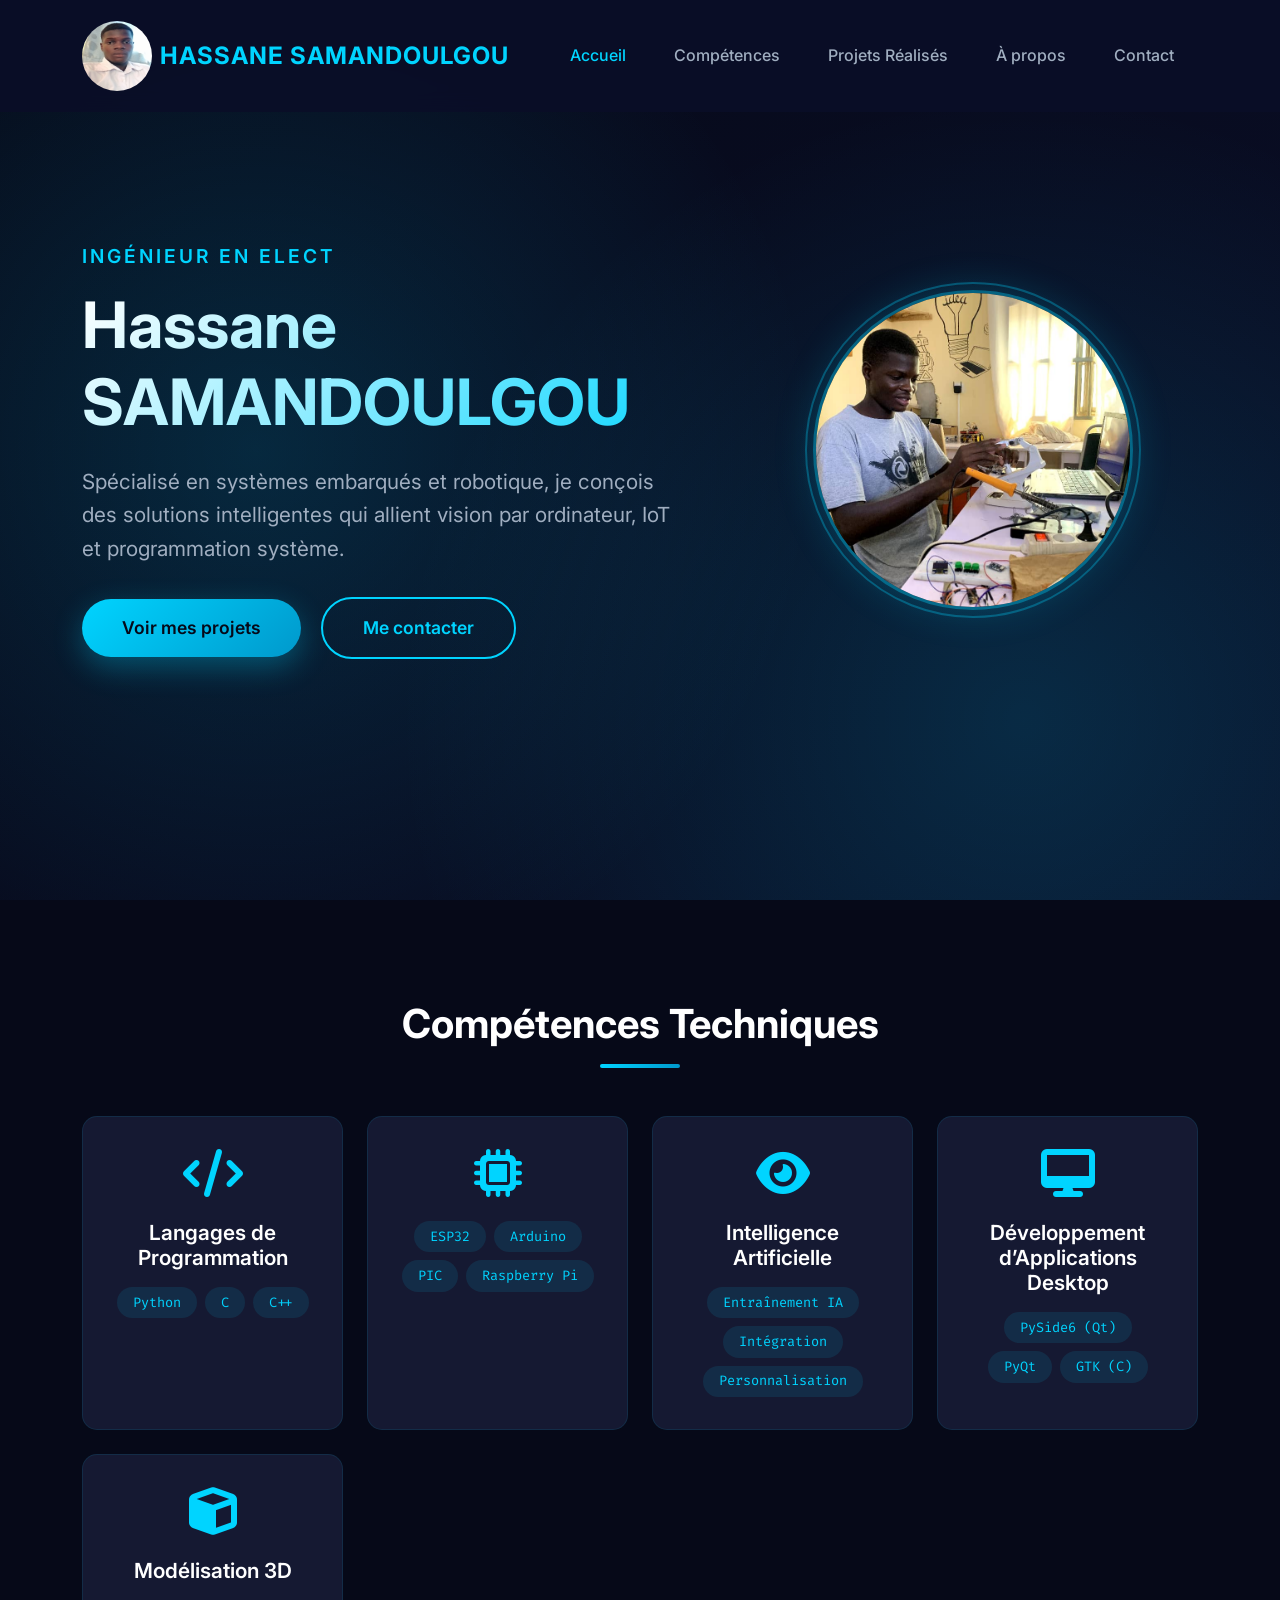
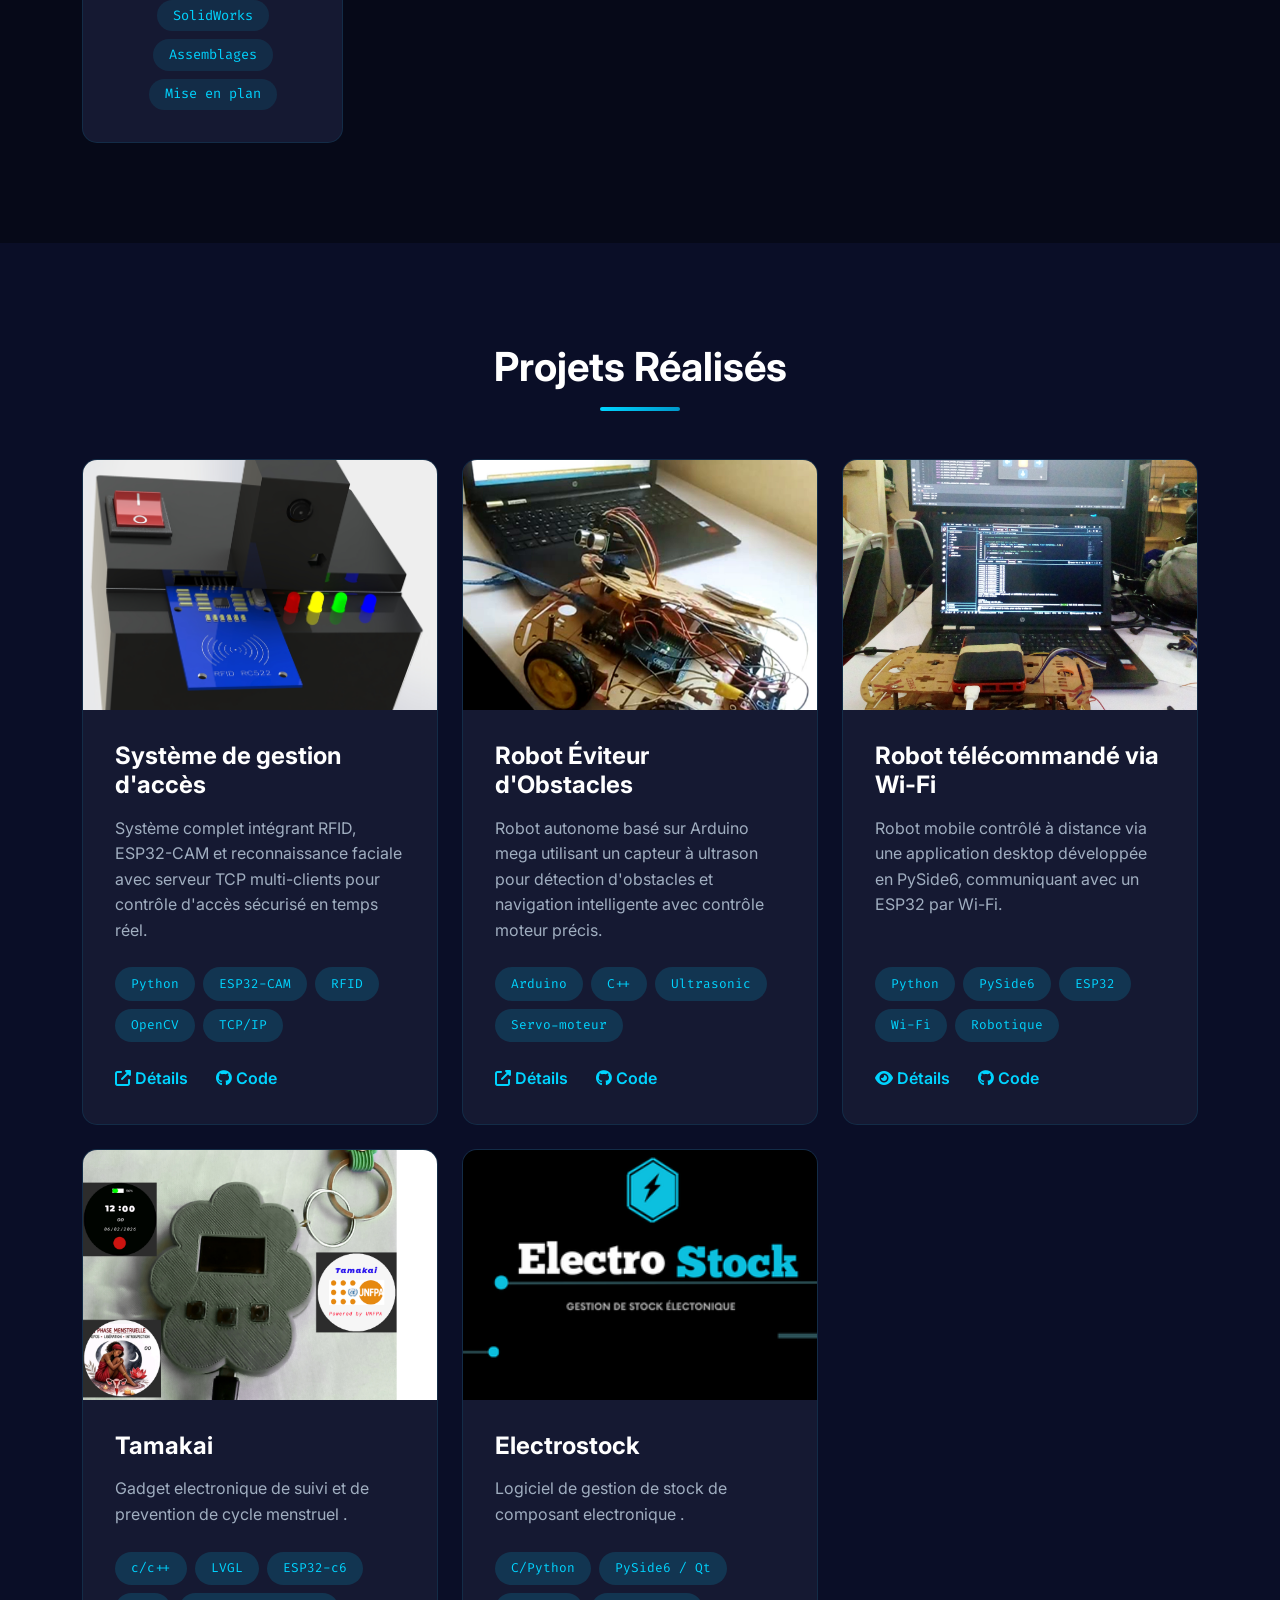
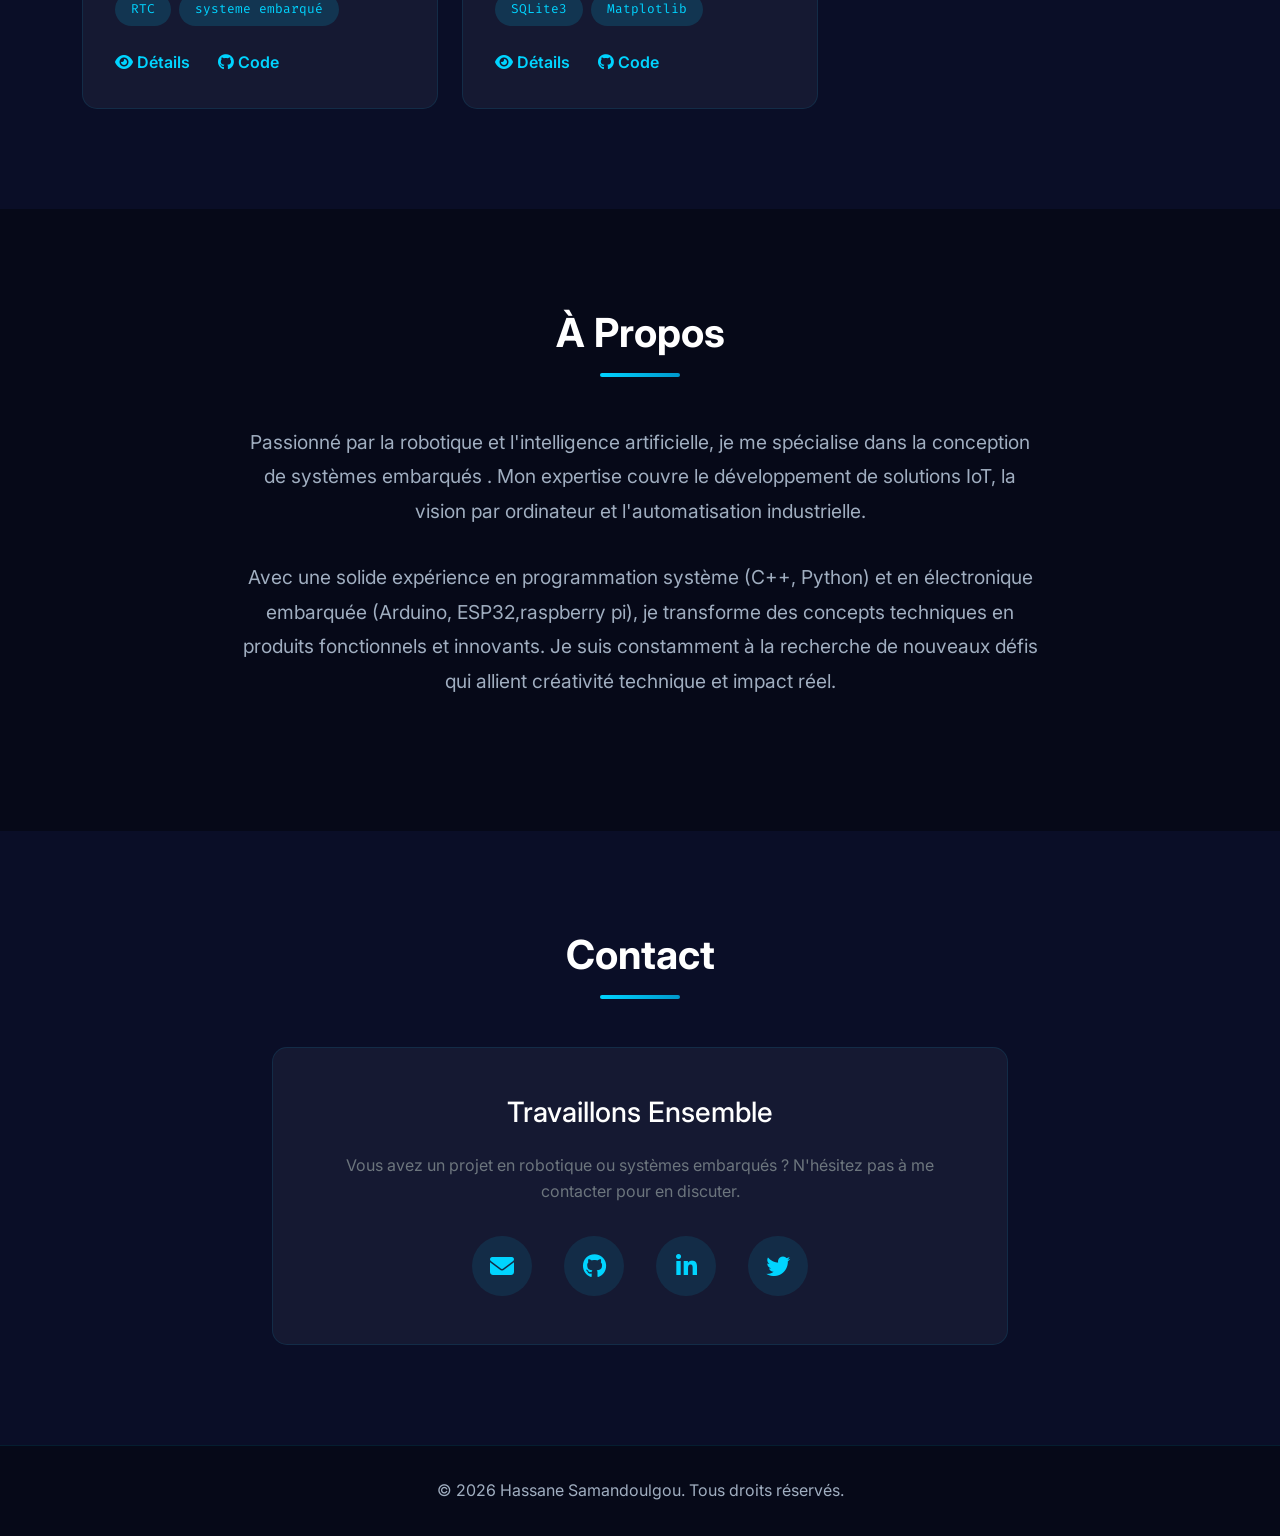
<file: index.html>
<!DOCTYPE html>
<html lang="fr">
<head>
    <meta charset="UTF-8">
    <meta name="viewport" content="width=device-width, initial-scale=1.0"> <!--adapte la page à la largeur de l’écran-->
    <meta name="description" content="Portfolio de Hassane Samandoulgou - Ingénieur Robotique & Systèmes Embarqués">
    <title>Hassane Samandoulgou | Ingénieur systeme embarquée</title>
    
    <!-- Bootstrap 5 -->
    <link href="https://cdnjs.cloudflare.com/ajax/libs/bootstrap/5.3.2/css/bootstrap.min.css" rel="stylesheet">
    
    <!-- Font Awesome -->
    <link href="https://cdnjs.cloudflare.com/ajax/libs/font-awesome/6.4.2/css/all.min.css" rel="stylesheet">
    
    <!-- Google Fonts -->
    <link href="https://fonts.googleapis.com/css2?family=Inter:wght@300;400;500;600;700&family=Fira+Code:wght@400;500&display=swap" rel="stylesheet">
    
    <link rel="stylesheet" href="assets/css/style.css">

  

    </head>
<body>

    <!-- ===== Barre de navigation ===== -->
    <nav class="navbar navbar-expand-lg navbar-dark fixed-top"> <!-- déclare une barre de navigation Bootstrap-->
        <div class="container">
            <a class="navbar-brand d-flex align-items-center" href="#hero">
            <!-- Photo d'identité -->
            <img src="assets/images/profile/photo.png" 
                alt="Photo de Hassane Samandoulgou" 
                class="rounded-circle me-2" 
                width="70" 
                height="70">
            
            <span class="fw-bold">Hassane Samandoulgou</span>
        </a>
            <button class="navbar-toggler" type="button" data-bs-toggle="collapse" data-bs-target="#navbarNav"
                    aria-controls="navbarNav" aria-expanded="false" aria-label="Basculer la navigation">
                <span class="navbar-toggler-icon"></span>
            </button>
            <div class="collapse navbar-collapse" id="navbarNav">
                <ul class="navbar-nav ms-auto">
                    <li class="nav-item">
                        <a class="nav-link active" href="#hero">Accueil</a>
                    </li>
                    <li class="nav-item">
                        <a class="nav-link" href="#skills">Compétences</a>
                    </li>
                    <li class="nav-item">
                        <a class="nav-link" href="#projects">Projets Réalisés</a>
                    </li>
                    <li class="nav-item">
                        <a class="nav-link" href="#about">À propos</a>
                    </li>
                    <li class="nav-item">
                        <a class="nav-link" href="#contact">Contact</a>
                    </li>
                </ul>
            </div>
        </div>
    </nav>

<!-- ===== HERO SECTION ===== -->
<section id="hero">
    <div class="hero-bg"></div>
    <div class="container">
        <div class="row align-items-center">

            <!-- Texte à gauche -->
            <div class="col-lg-7 hero-content">
                <p class="hero-subtitle fade-in">Ingénieur en Electronique et Informatique industrielle</p>
                <h1 class="hero-title fade-in">Hassane SAMANDOULGOU</h1>
                <p class="hero-description fade-in">
                    Spécialisé en systèmes embarqués et robotique, je conçois des solutions intelligentes 
                    qui allient vision par ordinateur, IoT et programmation système.
                </p>
                <div class="fade-in">
                    <a href="#projects" class="btn btn-primary-custom me-3">Voir mes projets</a>
                    <a href="#contact" class="btn btn-outline-custom">Me contacter</a>
                </div>
            </div>

            <!-- Photo à droite -->
            <div class="col-lg-5 text-center fade-in">
                <div class="hero-photo-wrapper">
                    <img src="assets/images/profile/profile.jpg"
                         alt="Hassane Samandoulgou"
                         class="hero-photo">
                </div>
            </div>

        </div>
    </div>
</section>

    <!-- ===== SKILLS SECTION ===== -->
    <section id="skills">
        <div class="container">
            <h2 class="section-title fade-in">Compétences Techniques</h2>
            <div class="row g-4">

            <!-- Création des  Cartes compétences -->

                <!-- Langage de programmation -->
                <div class="col-md-6 col-lg-3">
                    <div class="skill-card fade-in">
                    <i class="fas fa-code skill-icon"></i>
                    <h4>Langages de Programmation</h4>
                            <div class="skill-tags">
                                <span class="skill-tag">Python</span>
                                <span class="skill-tag">C</span>
                                <span class="skill-tag">C++</span>
                            </div>
                    </div>
                </div>

                <!-- Systeme embarquées -->
                <div class="col-md-6 col-lg-3">
                    <div class="skill-card fade-in">
                    <i class="fas fa-microchip skill-icon"></i>
                        <div class="skill-tags">
                            <span class="skill-tag">ESP32</span>
                            <span class="skill-tag">Arduino</span>
                            <span class="skill-tag">PIC</span>
                            <span class="skill-tag">Raspberry Pi</span>
                        </div>
                    </div>
                </div>

                <!-- Vision par ordinateur -->
        <div class="col-md-6 col-lg-3">
            <div class="skill-card fade-in">
                <i class="fas fa-eye skill-icon"></i>
                <h4>Intelligence Artificielle</h4>
                <div class="skill-tags">
                    <span class="skill-tag">Entraînement IA</span>
                    <span class="skill-tag">Intégration</span>
                    <span class="skill-tag">Personnalisation</span>
                </div>
            </div>
        </div>


                <!-- Conception de logiciels bureautiques -->
                <div class="col-md-6 col-lg-3">
                    <div class="skill-card fade-in">
                        <i class="fas fa-desktop skill-icon"></i>
                    <h4>Développement d’Applications Desktop</h4>
                            <div class="skill-tags">
                                <span class="skill-tag">PySide6 (Qt)</span>
                                <span class="skill-tag">PyQt</span>
                                <span class="skill-tag">GTK (C)</span>
                            </div>
                    </div>
                </div>

                <!-- Modélisation 3D -->
                <div class="col-md-6 col-lg-3">
                    <div class="skill-card fade-in">
                        <i class="fas fa-cube skill-icon"></i>
                        <h4>Modélisation 3D</h4>
                        <div class="skill-tags">
                            <span class="skill-tag">SolidWorks</span>
                            <span class="skill-tag">Assemblages</span>
                            <span class="skill-tag">Mise en plan</span>
                        </div>
                    </div>
                </div>

            </div>
        </div>
    </section>

    <!-- ===== PROJECTS SECTION ===== -->
    <section id="projects">
        <div class="container">
            <h2 class="section-title fade-in">Projets Réalisés</h2>
            <div class="row g-4">

                <!-- Gestion d'access -->
                <div class="col-lg-4 col-md-6">
                    <div class="project-card fade-in">
                        <div class="project-image">
                            <img src="assets/gestion_access/image.png"
                                alt="Robot télécommandé via Wi-Fi"
                                class="project-image">
                        </div>
                        <div class="project-content">
                            <h3 class="project-title">Système de gestion d'accès </h3>
                            <p class="project-description">
                                Système complet intégrant RFID, ESP32-CAM et reconnaissance faciale avec serveur 
                                TCP multi-clients pour contrôle d'accès sécurisé en temps réel.
                            </p>
                            <div class="project-tags">
                                <span class="project-tag">Python</span>
                                <span class="project-tag">ESP32-CAM</span>
                                <span class="project-tag">RFID</span>
                                <span class="project-tag">OpenCV</span>
                                <span class="project-tag">TCP/IP</span>
                            </div>
                            <div class="project-links">
                                <a href="projects/gestion_access.html"><i class="fas fa-external-link-alt"></i> Détails</a>
                                <a href="https://github.com/SamKader/security_project.git"><i class="fab fa-github"></i> Code</a>
                            </div>
                        </div>
                    </div>
                </div>

                <!-- robot_autonome -->
                <div class="col-lg-4 col-md-6">
                    <div class="project-card fade-in">
                        <div class="project-image">
                            <img src="assets/robot_autonome/image.png"
                                    alt="Robot télécommandé via Wi-Fi"
                                    class="project-image">
                        </div>
                        <div class="project-content">
                            <h3 class="project-title">Robot Éviteur d'Obstacles</h3>
                            <p class="project-description">
                                Robot autonome basé sur Arduino mega utilisant un capteur à ultrason pour 
                                détection d'obstacles et navigation intelligente avec contrôle moteur précis.
                            </p>
                            <div class="project-tags">
                                <span class="project-tag">Arduino</span>
                                <span class="project-tag">C++</span>
                                <span class="project-tag">Ultrasonic</span>
                                <span class="project-tag">Servo-moteur</span>
                            </div>
                            <div class="project-links">
                                <a href="projects/robot_autonome.html"><i class="fas fa-external-link-alt"></i> Détails</a>
                                <a href="https://github.com/SamKader/Robot.git"><i class="fab fa-github"></i> Code</a>
                            </div>
                        </div>
                    </div>
                </div>

                <!-- Robot télécommandé -->
                <div class="col-lg-4 col-md-6">
                    <div class="project-card fade-in">
                                <!-- Image du projet <img src="assets/robot_telecomander/robot.jpg" alt="Robot Télécommande">-->
                                <img src="assets/robot_telecomander/robot.jpg"
                                    alt="Robot télécommandé via Wi-Fi"
                                    class="project-image">
                                <div class="project-content">
                                    <h3 class="project-title">Robot télécommandé via Wi-Fi</h3>
                                    <p class="project-description">
                                        Robot mobile contrôlé à distance via une application desktop
                                        développée en PySide6, communiquant avec un ESP32 par Wi-Fi.
                                    </p>
                                    <div class="project-tags">
                                        <span class="project-tag">Python</span>
                                        <span class="project-tag">PySide6</span>
                                        <span class="project-tag">ESP32</span>
                                        <span class="project-tag">Wi-Fi</span>
                                        <span class="project-tag">Robotique</span>
                                    </div>
                                    <div class="project-links">
                                        <a href="projects/robot-telecommande.html">
                                            <i class="fas fa-eye"></i> Détails
                                        </a>
                                        <a href="https://github.com/SamKader/robot-telecomander.git"
                                        target="_blank" rel="noopener noreferrer">
                                            <i class="fab fa-github"></i> Code
                                        </a>
                                    </div>
                                </div>
                            </div>
                        </div>
                <!-- Tamakai -->
                <div class="col-lg-4 col-md-6">
                    <div class="project-card fade-in">
                                <img src="assets/tamakai/affiche.png"
                                    alt="image du gadget"
                                    class="project-image">
                                <div class="project-content">
                                    <h3 class="project-title">Tamakai</h3>
                                    <p class="project-description">
                                        Gadget electronique de suivi et de prevention de cycle menstruel .
                                    </p>
                                    <div class="project-tags">
                                        <span class="project-tag">c/c++</span>
                                        <span class="project-tag">LVGL</span>
                                        <span class="project-tag">ESP32-c6</span>
                                        <span class="project-tag">RTC</span>
                                        <span class="project-tag">systeme embarqué</span>
                                    </div>
                                    <div class="project-links">
                                        <a href="projects/tamakai.html">
                                            <i class="fas fa-eye"></i> Détails
                                        </a>
                                        <a href="https://github.com/SamKader/Tamakai.git"
                                        target="_blank" rel="noopener noreferrer">
                                            <i class="fab fa-github"></i> Code
                                        </a>
                                    </div>
                                </div>
                            </div>
                        </div>

                <!-- electrostock -->
                <div class="col-lg-4 col-md-6">
                    <div class="project-card fade-in">
                                <img src="assets/electrostock/plashscreen.png"
                                    alt="image du gadget"
                                    class="project-image">
                                <div class="project-content">
                                    <h3 class="project-title">Electrostock</h3>
                                    <p class="project-description">
                                        Logiciel de gestion de stock de composant electronique .
                                    </p>
                                    <div class="project-tags">
                                        <span class="project-tag">C/Python</span>
                                        <span class="project-tag">PySide6 / Qt</span>
                                        <span class="project-tag">SQLite3</span>
                                        <span class="project-tag">Matplotlib </span>
                                    </div>
                                    <div class="project-links">
                                        <a href="projects/electrostock.html">
                                            <i class="fas fa-eye"></i> Détails
                                        </a>
                                        <a href="https://github.com/SamKader/elecstock.git"
                                        target="_blank" rel="noopener noreferrer">
                                            <i class="fab fa-github"></i> Code
                                        </a>
                                    </div>
                                </div>
                            </div>
                        </div>

                            </div>
                        </div>
                    </section>
                            </div>
                        </div>
                    </section>



    <!-- ===== ABOUT SECTION ===== -->
    <section id="about">
        <div class="container">
            <h2 class="section-title fade-in">À Propos</h2>
            <div class="about-content fade-in">
                <p class="about-text">
                    Passionné par la robotique et l'intelligence artificielle, je me spécialise dans la conception 
                    de systèmes embarqués . Mon expertise couvre le développement de solutions IoT, 
                    la vision par ordinateur et l'automatisation industrielle.
                </p>
                <p class="about-text">
                    Avec une solide expérience en programmation système (C++, Python) et en électronique embarquée 
                    (Arduino, ESP32,raspberry pi), je transforme des concepts techniques en produits fonctionnels et innovants. 
                    Je suis constamment à la recherche de nouveaux défis qui allient créativité technique et impact réel.
                </p>
            </div>
        </div>
    </section>

    <!-- ===== CONTACT SECTION ===== -->
    <section id="contact">
        <div class="container">
            <h2 class="section-title fade-in">Contact</h2>
            <div class="row justify-content-center">
                <div class="col-lg-8">
                    <div class="contact-card fade-in">
                        <h3 class="mb-4">Travaillons Ensemble</h3>
                        <p class="text-secondary mb-4">
                            Vous avez un projet en robotique ou systèmes embarqués ? 
                            N'hésitez pas à me contacter pour en discuter.
                        </p>
                        <div class="social-links">
                            <a href="mailto:kadersamandoulgou15@gmail.com" class="social-link" title="Email">
                                <i class="fas fa-envelope"></i>
                            </a>
                            <a href="https://github.com/SamKader" class="social-link" title="GitHub" target="_blank" rel="noopener noreferrer">
                                <i class="fab fa-github"></i>
                            </a>
                            <a href="https://www.linkedin.com/in/hassane-samandoulgou-aab834370" class="social-link" title="LinkedIn" target="_blank" rel="noopener noreferrer">
                                <i class="fab fa-linkedin-in"></i>
                            </a>
                            <a href="https://twitter.com/kadersamandoulgou" class="social-link" title="Twitter" target="_blank" rel="noopener noreferrer">
                                <i class="fab fa-twitter"></i>
                            </a>
                        </div>
                    </div>
                </div>
            </div>
        </div>
    </section>

    <!-- ===== FOOTER ===== -->
    <footer>
        <div class="container">
            <p>&copy; 2026 Hassane Samandoulgou. Tous droits réservés.</p>
        </div>
    </footer>

    <!-- Bootstrap JS -->
    <script src="https://cdnjs.cloudflare.com/ajax/libs/bootstrap/5.3.2/js/bootstrap.bundle.min.js"></script>
    <script src="assets/js/script.js"></script>
</body>
</html>
</file>
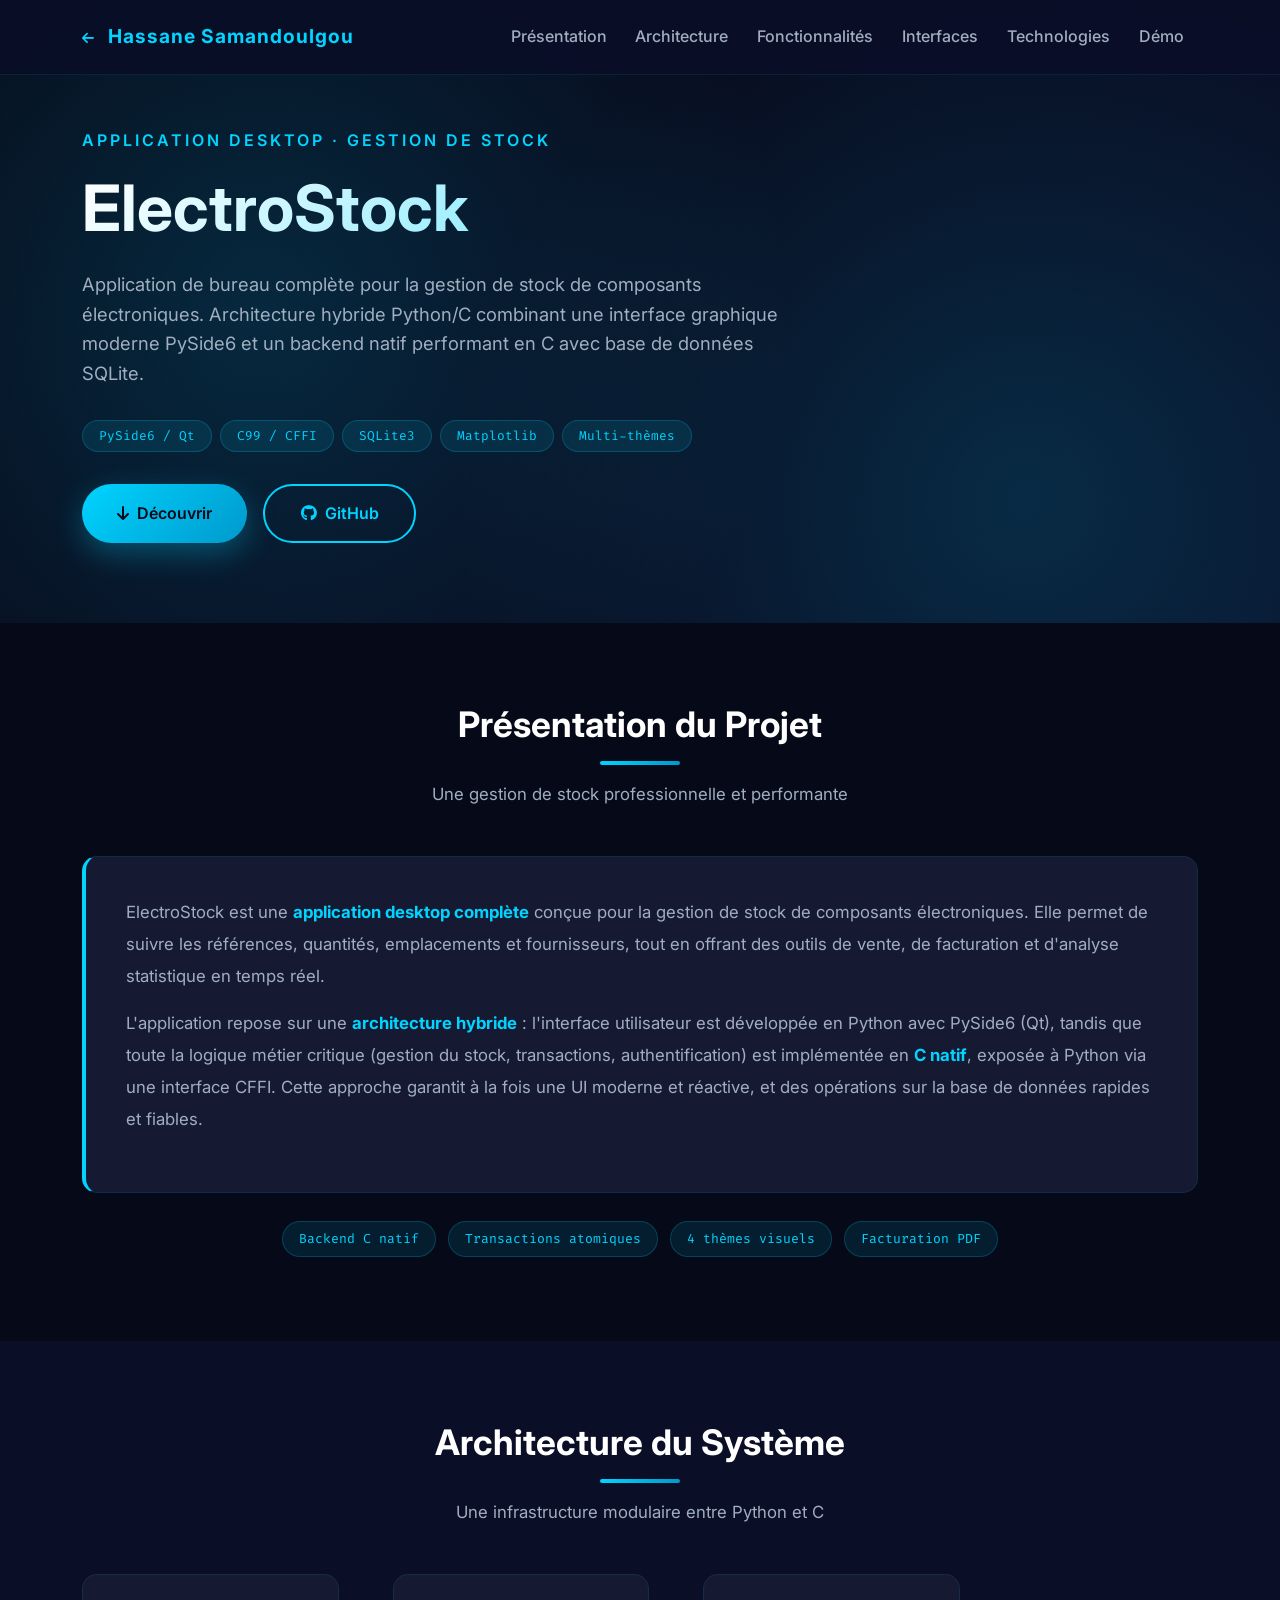
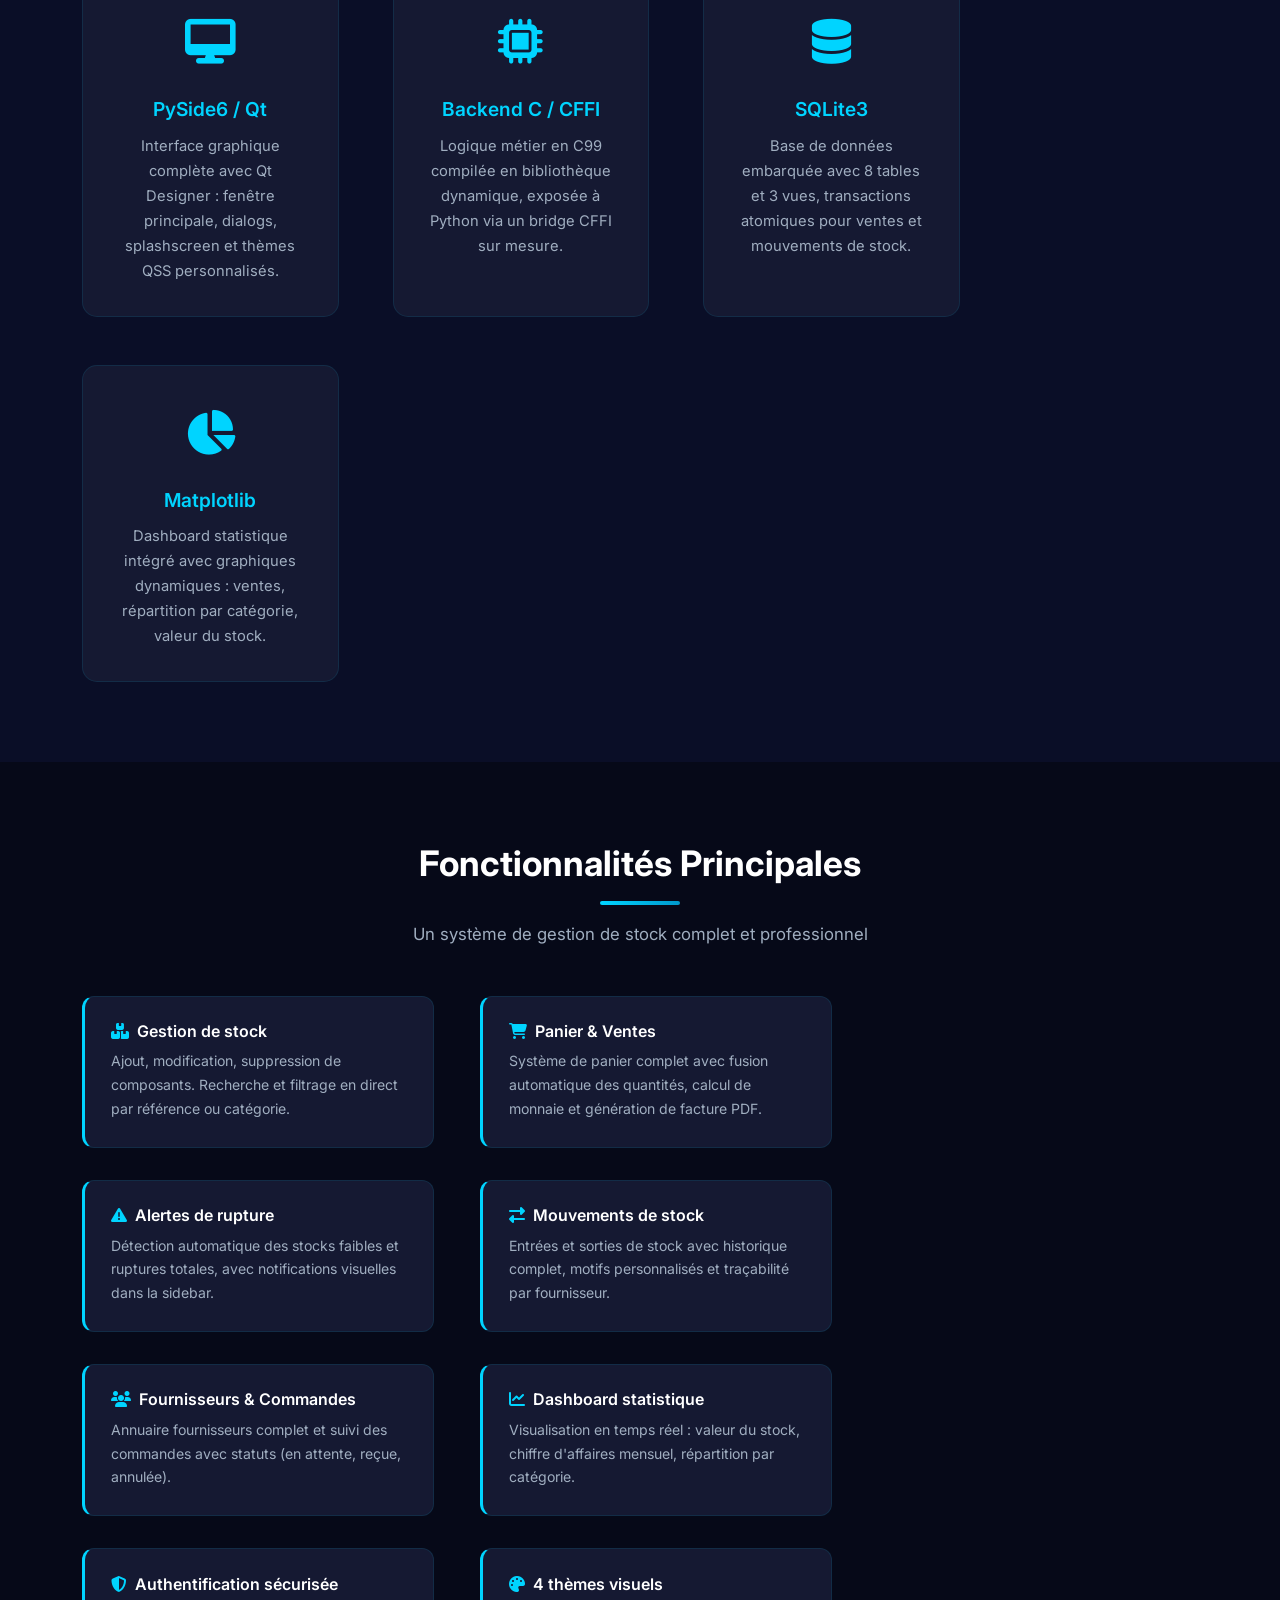
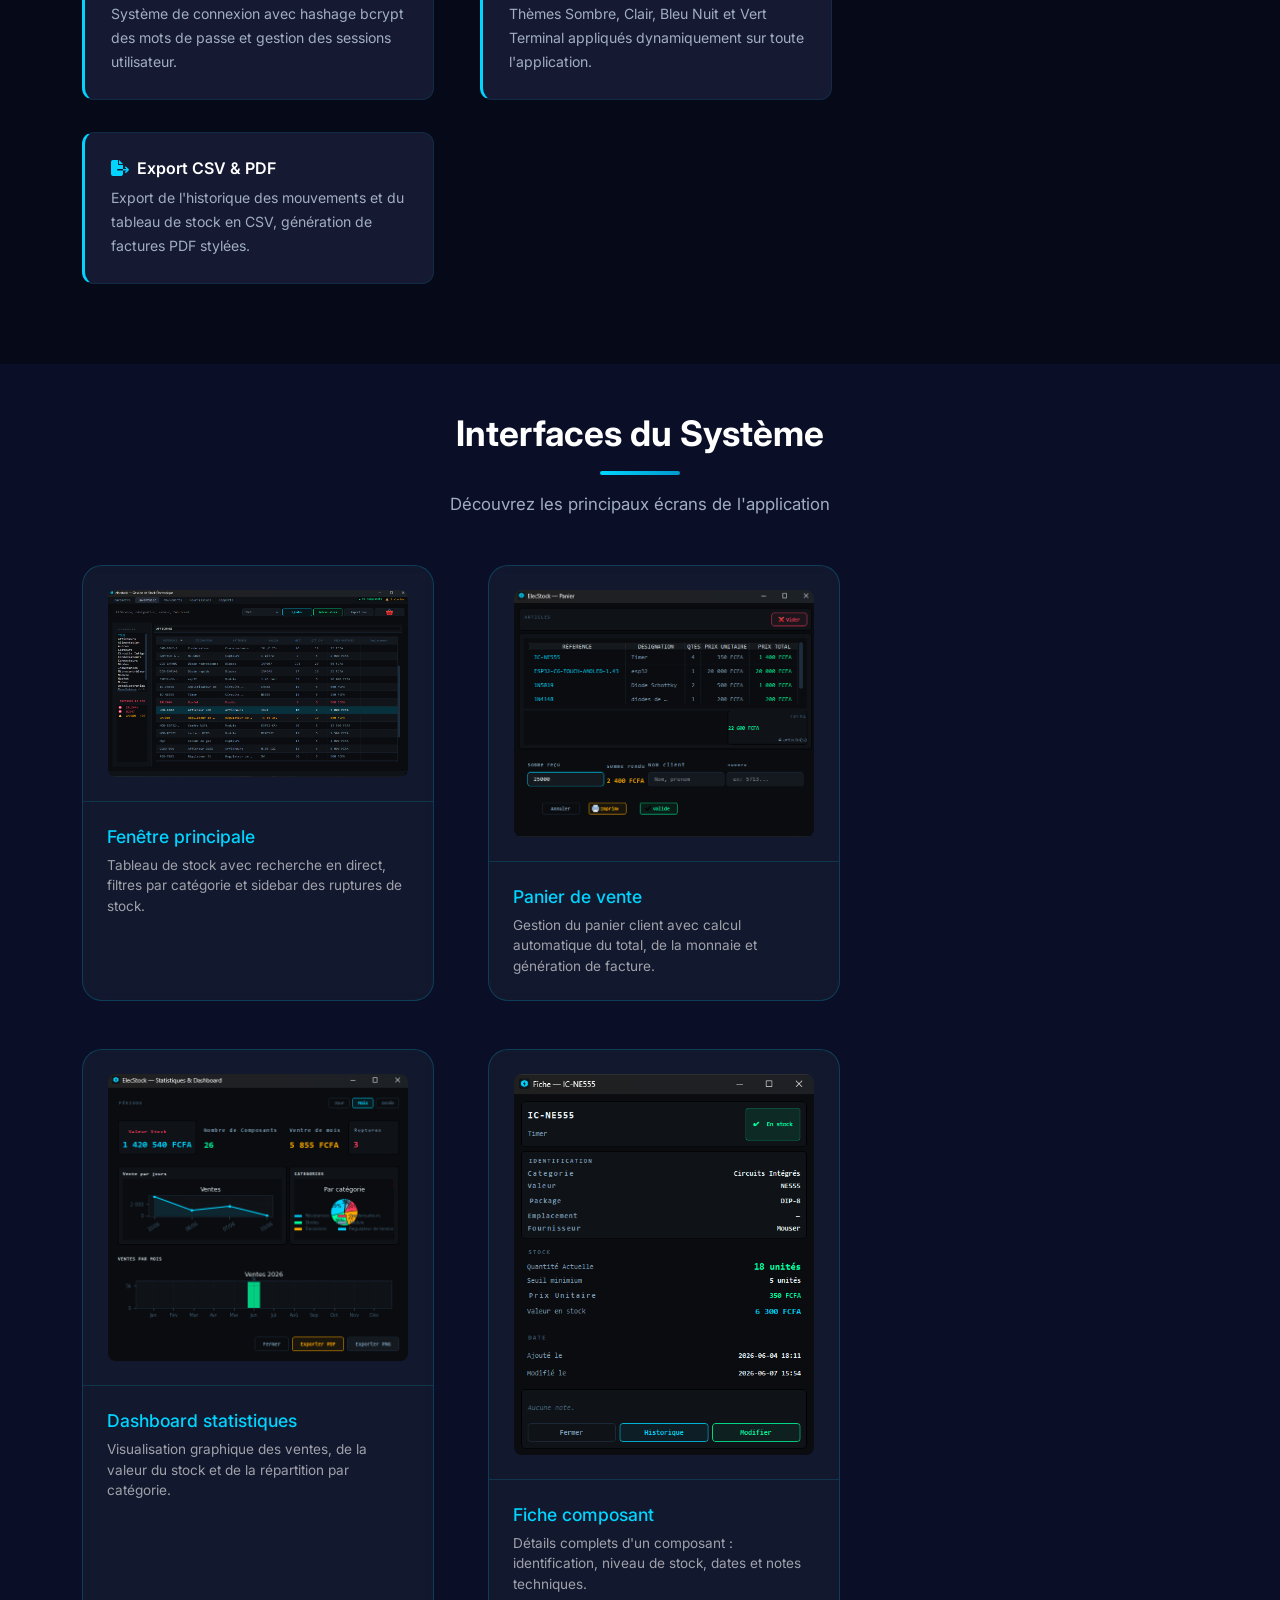
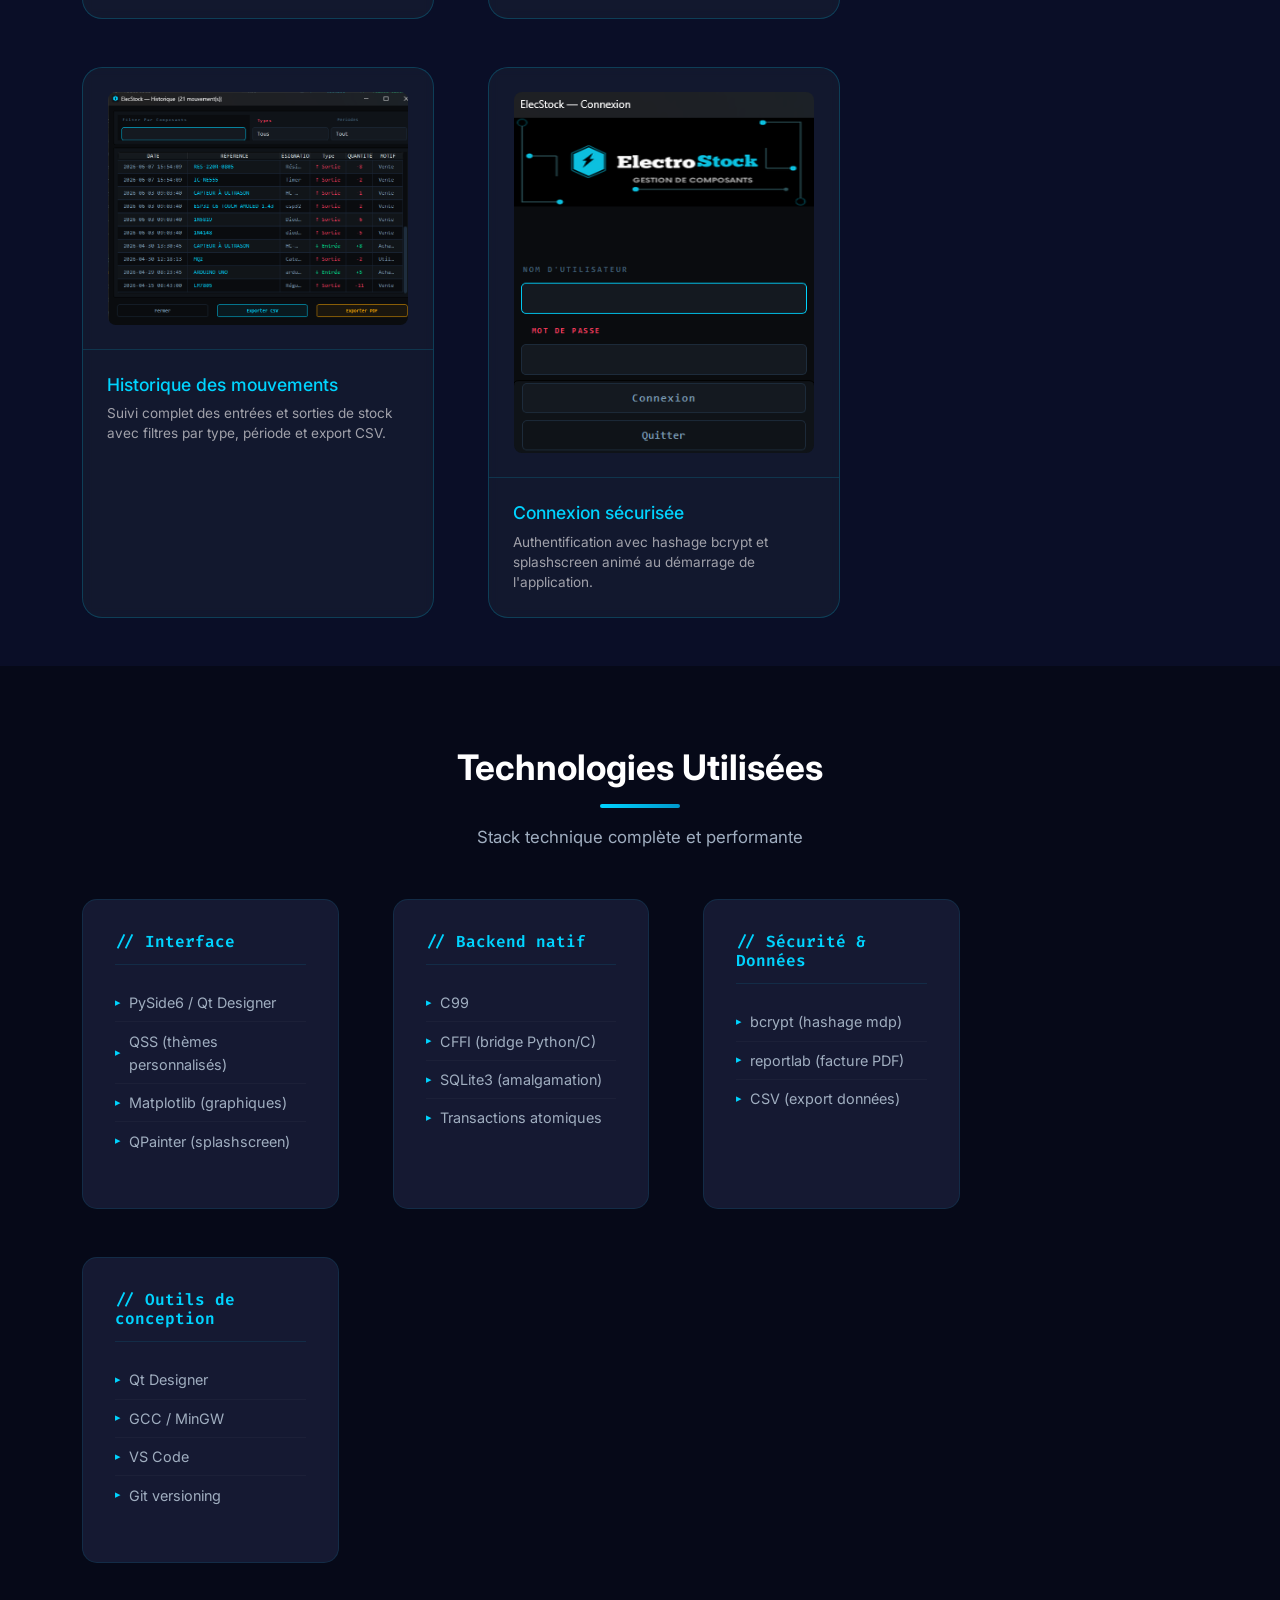
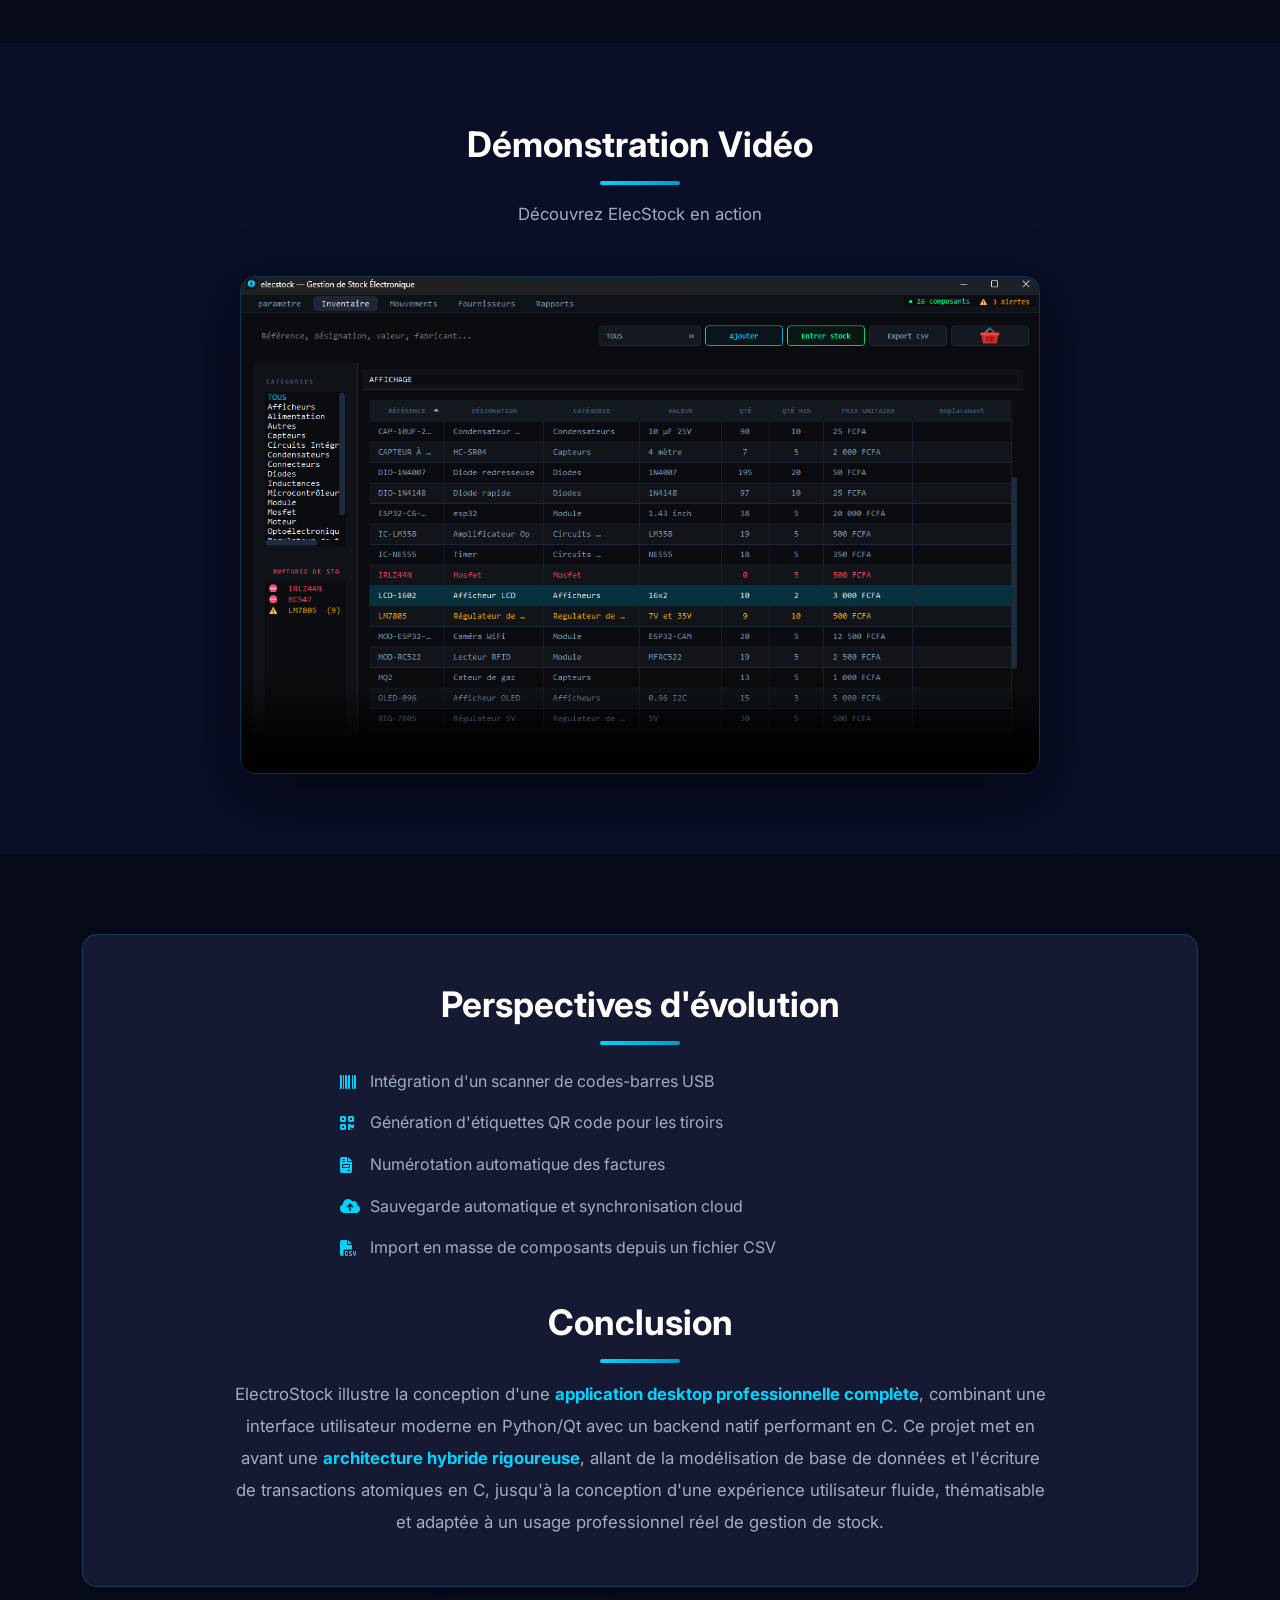
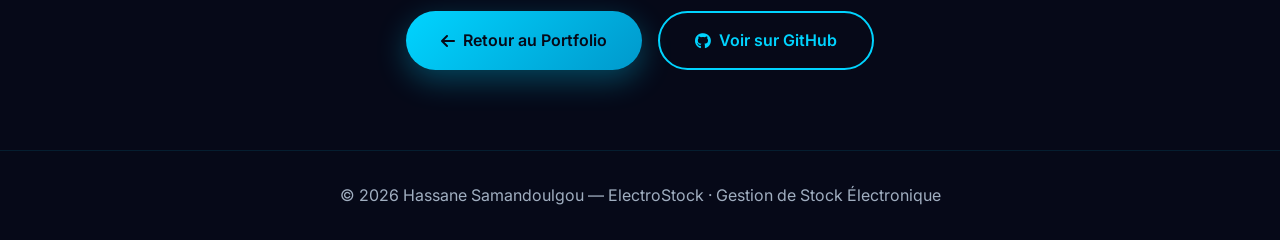
<file: projects/electrostock.html>
<!DOCTYPE html>
<html lang="fr">
<head>
    <meta charset="UTF-8">
    <meta name="viewport" content="width=device-width, initial-scale=1.0">
    <title>ElecStock — Gestion de Stock Électronique | Hassane Samandoulgou</title>

    <!-- Bootstrap 5 -->
    <link href="https://cdnjs.cloudflare.com/ajax/libs/bootstrap/5.3.2/css/bootstrap.min.css" rel="stylesheet">
    <!-- Font Awesome -->
    <link href="https://cdnjs.cloudflare.com/ajax/libs/font-awesome/6.4.2/css/all.min.css" rel="stylesheet">
    <!-- Google Fonts — identiques à index.html -->
    <link href="https://fonts.googleapis.com/css2?family=Inter:wght@300;400;500;600;700&family=Fira+Code:wght@400;500&display=swap" rel="stylesheet">

    <style>
        /* ===== VARIABLES — identiques à style.css ===== */
        :root {
            --primary-color: #00d4ff;
            --secondary-color: #0099cc;
            --bg-dark: #0a0e27;
            --bg-darker: #060918;
            --bg-card: #151932;
            --text-primary: #ffffff;
            --text-secondary: #a0aec0;
            --accent-glow: rgba(0, 212, 255, 0.15);
        }

        * { margin: 0; padding: 0; box-sizing: border-box; }

        body {
            font-family: 'Inter', sans-serif;
            background-color: var(--bg-dark);
            color: var(--text-primary);
            line-height: 1.6;
            overflow-x: hidden;
        }

        ::-webkit-scrollbar { width: 10px; }
        ::-webkit-scrollbar-track { background: var(--bg-darker); }
        ::-webkit-scrollbar-thumb { background: var(--primary-color); border-radius: 5px; }

        /* ===== NAVBAR ===== */
        .navbar {
            background: rgba(10, 14, 39, 0.95);
            backdrop-filter: blur(10px);
            padding: 1rem 0;
            border-bottom: 1px solid rgba(0, 212, 255, 0.1);
            transition: all 0.3s ease;
        }
        .navbar.scrolled { box-shadow: 0 4px 30px rgba(0, 212, 255, 0.1); }

        .navbar-brand {
            font-weight: 700;
            font-size: 1.2rem;
            color: var(--primary-color) !important;
            letter-spacing: 1px;
        }

        .nav-link {
            color: var(--text-secondary) !important;
            font-weight: 500;
            margin: 0 0.4rem;
            transition: color 0.3s;
            position: relative;
        }
        .nav-link:hover { color: var(--primary-color) !important; }
        .nav-link::after {
            content: '';
            position: absolute; bottom: -5px; left: 0;
            width: 0; height: 2px;
            background: var(--primary-color);
            transition: width 0.3s;
        }
        .nav-link:hover::after { width: 100%; }

        /* ===== HERO ===== */
        #hero {
            min-height: 65vh;
            display: flex; align-items: center;
            padding: 8rem 0 5rem;
            position: relative;
            background: linear-gradient(135deg, var(--bg-darker) 0%, var(--bg-dark) 100%);
            overflow: hidden;
        }

        .hero-bg {
            position: absolute; top: 0; left: 0;
            width: 100%; height: 100%;
            background-image:
                radial-gradient(circle at 20% 50%, var(--accent-glow) 0%, transparent 50%),
                radial-gradient(circle at 80% 80%, var(--accent-glow) 0%, transparent 50%);
            animation: float 10s ease-in-out infinite;
        }
        @keyframes float {
            0%, 100% { transform: translateY(0); }
            50% { transform: translateY(-20px); }
        }

        .hero-content { position: relative; z-index: 2; }

        .hero-subtitle {
            color: var(--primary-color);
            font-size: 1rem; font-weight: 600;
            text-transform: uppercase; letter-spacing: 3px;
            margin-bottom: 1rem;
        }

        .hero-title {
            font-size: clamp(2.5rem, 6vw, 4rem);
            font-weight: 700; margin-bottom: 1.5rem;
            background: linear-gradient(135deg, var(--text-primary) 0%, var(--primary-color) 100%);
            -webkit-background-clip: text;
            -webkit-text-fill-color: transparent;
            background-clip: text;
        }

        .hero-description {
            font-size: 1.15rem;
            color: var(--text-secondary);
            margin-bottom: 2rem; max-width: 700px;
        }

        .hero-tags { display: flex; flex-wrap: wrap; gap: 0.5rem; margin-bottom: 2rem; }
        .hero-tag {
            background: rgba(0, 212, 255, 0.1);
            color: var(--primary-color);
            padding: 0.3rem 1rem; border-radius: 20px;
            font-size: 0.8rem; font-family: 'Fira Code', monospace;
            border: 1px solid rgba(0, 212, 255, 0.2);
        }

        .btn-primary-custom {
            background: linear-gradient(135deg, var(--primary-color) 0%, var(--secondary-color) 100%);
            border: none; padding: 0.9rem 2.2rem;
            font-size: 1rem; font-weight: 600; border-radius: 50px;
            color: var(--bg-darker); transition: all 0.3s;
            box-shadow: 0 10px 30px rgba(0, 212, 255, 0.3);
            text-decoration: none;
            display: inline-flex; align-items: center; gap: 0.5rem;
        }
        .btn-primary-custom:hover {
            transform: translateY(-3px);
            box-shadow: 0 15px 40px rgba(0, 212, 255, 0.5);
            color: var(--bg-darker);
        }

        .btn-outline-custom {
            border: 2px solid var(--primary-color);
            color: var(--primary-color); padding: 0.9rem 2.2rem;
            font-size: 1rem; font-weight: 600; border-radius: 50px;
            background: transparent; transition: all 0.3s;
            text-decoration: none;
            display: inline-flex; align-items: center; gap: 0.5rem;
        }
        .btn-outline-custom:hover {
            background: var(--primary-color);
            color: var(--bg-darker); transform: translateY(-3px);
        }

        /* ===== SECTIONS ===== */
        section { padding: 80px 0; position: relative; }
        .section-dark { background: var(--bg-darker); }

        .section-title {
            font-size: 2.2rem; font-weight: 700;
            text-align: center; margin-bottom: 1rem;
        }
        .section-title::after {
            content: '';
            display: block; width: 80px; height: 4px;
            background: linear-gradient(90deg, var(--primary-color), var(--secondary-color));
            margin: 1rem auto; border-radius: 2px;
        }
        .section-subtitle {
            text-align: center; color: var(--text-secondary);
            font-size: 1.05rem; margin-bottom: 3rem;
        }

        /* ===== INTRO CARD ===== */
        .intro-card {
            background: var(--bg-card);
            border-radius: 15px; padding: 2.5rem;
            border: 1px solid rgba(0, 212, 255, 0.1);
            border-left: 4px solid var(--primary-color);
            font-size: 1.05rem; line-height: 1.9;
            color: var(--text-secondary);
        }
        .intro-card strong { color: var(--primary-color); }
        .intro-card p + p { margin-top: 1rem; }

        /* ===== BADGES ===== */
        .badge-custom {
            background: rgba(0, 212, 255, 0.1);
            color: var(--primary-color);
            padding: 0.4rem 1rem; border-radius: 20px;
            font-size: 0.82rem; font-family: 'Fira Code', monospace;
            border: 1px solid rgba(0, 212, 255, 0.2);
            display: inline-block; margin: 0.25rem;
        }

        /* ===== ARCH CARDS ===== */
        .arch-card {
            background: var(--bg-card);
            border-radius: 15px; padding: 2rem;
            border: 1px solid rgba(0, 212, 255, 0.1);
            transition: all 0.3s; height: 100%;
            text-align: center;
        }
        .arch-card:hover {
            transform: translateY(-8px);
            border-color: var(--primary-color);
            box-shadow: 0 20px 40px rgba(0, 212, 255, 0.2);
        }
        .arch-icon {
            font-size: 2.8rem;
            color: var(--primary-color);
            margin-bottom: 1.2rem;
        }
        .arch-card h5 {
            color: var(--primary-color);
            font-size: 1.2rem; font-weight: 600;
            margin-bottom: 0.8rem;
        }
        .arch-card p { color: var(--text-secondary); font-size: 0.92rem; line-height: 1.7; margin: 0; }

        /* ===== FEATURE ITEMS ===== */
        .feature-item {
            background: var(--bg-card);
            border-radius: 12px; padding: 1.6rem;
            border: 1px solid rgba(0, 212, 255, 0.1);
            border-left: 3px solid var(--primary-color);
            transition: all 0.3s; height: 100%;
        }
        .feature-item:hover {
            border-color: var(--primary-color);
            box-shadow: 0 10px 30px rgba(0, 212, 255, 0.15);
        }
        .feature-item h5 {
            color: var(--text-primary);
            font-size: 1rem; font-weight: 600; margin-bottom: 0.5rem;
        }
        .feature-item p { color: var(--text-secondary); font-size: 0.88rem; line-height: 1.7; margin: 0; }

         /* ===== SCREEN CARDS ===== */
        .screen-card {
            background: rgba(30, 41, 59, 0.4);
            border: 1px solid rgba(0, 212, 255, 0.2);
            border-radius: 20px;
            overflow: hidden;
            transition: transform 0.3s, border-color 0.3s;
            backdrop-filter: blur(5px);
            height: 100%;
        }

        .screen-card:hover {
            transform: translateY(-5px);
            border-color: rgba(0, 212, 255, 0.5);
        }

        .screen-preview {
            padding: 1.5rem;
            background: transparent;
            display: flex;
            justify-content: center;
            align-items: center;
        }

        .screen-img {
            width: 100%;
            max-width: 300px;
            height: auto;
            display: block;
            transition: transform 0.3s;
            border-radius: 8px;
        }

        .screen-card:hover .screen-img {
            transform: scale(1.02);
        }

        .screen-info {
            padding: 1.5rem;
            border-top: 1px solid rgba(0, 212, 255, 0.15);
        }

        .screen-info h5 {
            color: var(--primary-color);
            margin-bottom: 0.5rem;
            font-size: 1.1rem;
        }

        .screen-info p {
            color: #a1a1aa;
            font-size: 0.85rem;
            margin: 0;
            line-height: 1.5;
        }

        .row {
            display: flex;
            flex-wrap: wrap;
            margin-right: -15px;
            margin-left: -15px;
        }

        .col-md-6 {
            flex: 0 0 auto;
            width: 50%;
            padding-right: 15px;
            padding-left: 15px;
        }

        .col-lg-4 {
            flex: 0 0 auto;
            width: 33.33333333%;
        }

        .col-lg-3 {
            flex: 0 0 auto;
            width: 25%;
        }

        @media (max-width: 768px) {
            .col-md-6, .col-lg-4, .col-lg-3 {
                width: 100%;
            }
        }

        .text-center { text-align: center; }
        .mb-5 { margin-bottom: 3rem; }
        .py-5 { padding-top: 3rem; padding-bottom: 3rem; }
        .g-4 { gap: 1.5rem; }
        .g-3 { gap: 1rem; }

        /* ===== TECH CARDS ===== */
        .tech-card {
            background: var(--bg-card);
            border-radius: 15px; padding: 2rem;
            border: 1px solid rgba(0, 212, 255, 0.1);
            transition: all 0.3s; height: 100%;
        }
        .tech-card:hover {
            border-color: var(--primary-color);
            box-shadow: 0 10px 30px rgba(0, 212, 255, 0.15);
        }
        .tech-card h5 {
            color: var(--primary-color);
            font-size: 1rem; font-weight: 600;
            font-family: 'Fira Code', monospace;
            margin-bottom: 1.2rem; padding-bottom: 0.8rem;
            border-bottom: 1px solid rgba(0, 212, 255, 0.1);
        }
        .tech-list { list-style: none; padding: 0; }
        .tech-list li {
            padding: 0.45rem 0; color: var(--text-secondary);
            font-size: 0.9rem; display: flex; align-items: center; gap: 8px;
            border-bottom: 1px solid rgba(255,255,255,0.03);
        }
        .tech-list li:last-child { border-bottom: none; }
        .tech-list li::before { content: '▸'; color: var(--primary-color); font-size: 0.7rem; flex-shrink: 0; }

        /* ===== VIDEO ===== */
        .video-wrapper {
            border-radius: 15px; overflow: hidden;
            border: 1px solid rgba(0, 212, 255, 0.2);
            box-shadow: 0 20px 60px rgba(0, 0, 0, 0.5);
            max-width: 800px; margin: 0 auto;
        }
        .video-wrapper video { width: 100%; display: block; }

        /* ===== CONCLUSION ===== */
        .conclusion-card {
            background: var(--bg-card);
            border-radius: 15px; padding: 3rem;
            border: 1px solid rgba(0, 212, 255, 0.2);
            text-align: center;
        }
        .conclusion-card p {
            font-size: 1.05rem; color: var(--text-secondary);
            line-height: 1.9; max-width: 820px; margin: 0 auto;
        }
        .conclusion-card strong { color: var(--primary-color); }

        .perspectives-list {
            list-style: none; padding: 0;
            max-width: 600px; margin: 0 auto 2rem;
            text-align: left;
        }
        .perspectives-list li {
            padding: 0.5rem 0; color: var(--text-secondary);
            font-size: 1rem; display: flex; align-items: center; gap: 10px;
        }
        .perspectives-list li i { color: var(--primary-color); width: 20px; }

        /* ===== FOOTER ===== */
        footer {
            background: var(--bg-darker);
            padding: 2rem 0; text-align: center;
            border-top: 1px solid rgba(0, 212, 255, 0.1);
        }
        footer p { color: var(--text-secondary); margin: 0; }

        /* ===== ANIMATIONS ===== */
        .fade-in { opacity: 0; transform: translateY(30px); transition: all 0.6s ease; }
        .fade-in.visible { opacity: 1; transform: translateY(0); }

        /* ===== RESPONSIVE ===== */
        @media (max-width: 768px) {
            #hero { padding: 7rem 0 4rem; min-height: auto; }
            .hero-title { font-size: 2rem; }
            .btn-primary-custom, .btn-outline-custom {
                display: block; width: 100%;
                margin-bottom: 0.8rem; text-align: center; justify-content: center;
            }
            section { padding: 50px 0; }
            .section-title { font-size: 1.7rem; }
        }
    </style>
</head>
<body>

<!-- ===== NAVBAR ===== -->
<nav class="navbar navbar-expand-lg navbar-dark fixed-top">
    <div class="container">
        <a class="navbar-brand" href="../index.html">
            <i class="fas fa-arrow-left me-2" style="font-size:0.85rem;"></i>
            Hassane Samandoulgou
        </a>
        <button class="navbar-toggler" type="button" data-bs-toggle="collapse" data-bs-target="#navbarNav">
            <span class="navbar-toggler-icon"></span>
        </button>
        <div class="collapse navbar-collapse" id="navbarNav">
            <ul class="navbar-nav ms-auto">
                <li class="nav-item"><a class="nav-link" href="#presentation">Présentation</a></li>
                <li class="nav-item"><a class="nav-link" href="#architecture">Architecture</a></li>
                <li class="nav-item"><a class="nav-link" href="#fonctionnalites">Fonctionnalités</a></li>
                <li class="nav-item"><a class="nav-link" href="#screens">Interfaces</a></li>
                <li class="nav-item"><a class="nav-link" href="#technologies">Technologies</a></li>
                <li class="nav-item"><a class="nav-link" href="#demo">Démo</a></li>
            </ul>
        </div>
    </div>
</nav>

<!-- ===== HERO ===== -->
<section id="hero">
    <div class="hero-bg"></div>
    <div class="container">
        <div class="hero-content">
            <p class="hero-subtitle fade-in">Application Desktop · Gestion de Stock</p>
            <h1 class="hero-title fade-in">ElectroStock</h1>
            <p class="hero-description fade-in">
                Application de bureau complète pour la gestion de stock de composants électroniques.
                Architecture hybride Python/C combinant une interface graphique moderne PySide6
                et un backend natif performant en C avec base de données SQLite.
            </p>
            <div class="hero-tags fade-in">
                <span class="hero-tag">PySide6 / Qt</span>
                <span class="hero-tag">C99 / CFFI</span>
                <span class="hero-tag">SQLite3</span>
                <span class="hero-tag">Matplotlib</span>
                <span class="hero-tag">Multi-thèmes</span>
            </div>
            <div class="d-flex gap-3 flex-wrap fade-in">
                <a href="#presentation" class="btn-primary-custom">
                    <i class="fas fa-arrow-down"></i> Découvrir
                </a>
                <a href="https://github.com/SamKader/ElecStock.git" target="_blank" class="btn-outline-custom">
                    <i class="fab fa-github"></i> GitHub
                </a>
            </div>
        </div>
    </div>
</section>

<!-- ===== PRÉSENTATION ===== -->
<section id="presentation" class="section-dark">
    <div class="container">
        <h2 class="section-title fade-in">Présentation du Projet</h2>
        <p class="section-subtitle fade-in">Une gestion de stock professionnelle et performante</p>

        <div class="intro-card fade-in mb-4">
            <p>
                ElectroStock est une <strong>application desktop complète</strong> conçue pour la gestion
                de stock de composants électroniques. Elle permet de suivre les références, quantités,
                emplacements et fournisseurs, tout en offrant des outils de vente, de facturation et
                d'analyse statistique en temps réel.
            </p>
            <p>
                L'application repose sur une <strong>architecture hybride</strong> : l'interface utilisateur
                est développée en Python avec PySide6 (Qt), tandis que toute la logique métier critique
                (gestion du stock, transactions, authentification) est implémentée en <strong>C natif</strong>,
                exposée à Python via une interface CFFI. Cette approche garantit à la fois une UI moderne
                et réactive, et des opérations sur la base de données rapides et fiables.
            </p>
        </div>

        <div class="text-center fade-in">
            <span class="badge-custom">Backend C natif</span>
            <span class="badge-custom">Transactions atomiques</span>
            <span class="badge-custom">4 thèmes visuels</span>
            <span class="badge-custom">Facturation PDF</span>
        </div>
    </div>
</section>

<!-- ===== ARCHITECTURE ===== -->
<section id="architecture">
    <div class="container">
        <h2 class="section-title fade-in">Architecture du Système</h2>
        <p class="section-subtitle fade-in">Une infrastructure modulaire entre Python et C</p>

        <div class="row g-4">
            <div class="col-md-6 col-lg-3 fade-in">
                <div class="arch-card">
                    <div class="arch-icon"><i class="fas fa-desktop"></i></div>
                    <h5>PySide6 / Qt</h5>
                    <p>Interface graphique complète avec Qt Designer : fenêtre principale, dialogs, splashscreen et thèmes QSS personnalisés.</p>
                </div>
            </div>
            <div class="col-md-6 col-lg-3 fade-in">
                <div class="arch-card">
                    <div class="arch-icon"><i class="fas fa-microchip"></i></div>
                    <h5>Backend C / CFFI</h5>
                    <p>Logique métier en C99 compilée en bibliothèque dynamique, exposée à Python via un bridge CFFI sur mesure.</p>
                </div>
            </div>
            <div class="col-md-6 col-lg-3 fade-in">
                <div class="arch-card">
                    <div class="arch-icon"><i class="fas fa-database"></i></div>
                    <h5>SQLite3</h5>
                    <p>Base de données embarquée avec 8 tables et 3 vues, transactions atomiques pour ventes et mouvements de stock.</p>
                </div>
            </div>
            <div class="col-md-6 col-lg-3 fade-in">
                <div class="arch-card">
                    <div class="arch-icon"><i class="fas fa-chart-pie"></i></div>
                    <h5>Matplotlib</h5>
                    <p>Dashboard statistique intégré avec graphiques dynamiques : ventes, répartition par catégorie, valeur du stock.</p>
                </div>
            </div>
        </div>
    </div>
</section>

<!-- ===== FONCTIONNALITÉS ===== -->
<section id="fonctionnalites" class="section-dark">
    <div class="container">
        <h2 class="section-title fade-in">Fonctionnalités Principales</h2>
        <p class="section-subtitle fade-in">Un système de gestion de stock complet et professionnel</p>

        <div class="row g-3">
            <div class="col-md-6 col-lg-4 fade-in">
                <div class="feature-item">
                    <h5><i class="fas fa-boxes-stacked me-2" style="color:var(--primary-color)"></i>Gestion de stock</h5>
                    <p>Ajout, modification, suppression de composants. Recherche et filtrage en direct par référence ou catégorie.</p>
                </div>
            </div>
            <div class="col-md-6 col-lg-4 fade-in">
                <div class="feature-item">
                    <h5><i class="fas fa-cart-shopping me-2" style="color:var(--primary-color)"></i>Panier & Ventes</h5>
                    <p>Système de panier complet avec fusion automatique des quantités, calcul de monnaie et génération de facture PDF.</p>
                </div>
            </div>
            <div class="col-md-6 col-lg-4 fade-in">
                <div class="feature-item">
                    <h5><i class="fas fa-triangle-exclamation me-2" style="color:var(--primary-color)"></i>Alertes de rupture</h5>
                    <p>Détection automatique des stocks faibles et ruptures totales, avec notifications visuelles dans la sidebar.</p>
                </div>
            </div>
            <div class="col-md-6 col-lg-4 fade-in">
                <div class="feature-item">
                    <h5><i class="fas fa-right-left me-2" style="color:var(--primary-color)"></i>Mouvements de stock</h5>
                    <p>Entrées et sorties de stock avec historique complet, motifs personnalisés et traçabilité par fournisseur.</p>
                </div>
            </div>
            <div class="col-md-6 col-lg-4 fade-in">
                <div class="feature-item">
                    <h5><i class="fas fa-users me-2" style="color:var(--primary-color)"></i>Fournisseurs & Commandes</h5>
                    <p>Annuaire fournisseurs complet et suivi des commandes avec statuts (en attente, reçue, annulée).</p>
                </div>
            </div>
            <div class="col-md-6 col-lg-4 fade-in">
                <div class="feature-item">
                    <h5><i class="fas fa-chart-line me-2" style="color:var(--primary-color)"></i>Dashboard statistique</h5>
                    <p>Visualisation en temps réel : valeur du stock, chiffre d'affaires mensuel, répartition par catégorie.</p>
                </div>
            </div>
            <div class="col-md-6 col-lg-4 fade-in">
                <div class="feature-item">
                    <h5><i class="fas fa-shield-halved me-2" style="color:var(--primary-color)"></i>Authentification sécurisée</h5>
                    <p>Système de connexion avec hashage bcrypt des mots de passe et gestion des sessions utilisateur.</p>
                </div>
            </div>
            <div class="col-md-6 col-lg-4 fade-in">
                <div class="feature-item">
                    <h5><i class="fas fa-palette me-2" style="color:var(--primary-color)"></i>4 thèmes visuels</h5>
                    <p>Thèmes Sombre, Clair, Bleu Nuit et Vert Terminal appliqués dynamiquement sur toute l'application.</p>
                </div>
            </div>
            <div class="col-md-6 col-lg-4 fade-in">
                <div class="feature-item">
                    <h5><i class="fas fa-file-export me-2" style="color:var(--primary-color)"></i>Export CSV & PDF</h5>
                    <p>Export de l'historique des mouvements et du tableau de stock en CSV, génération de factures PDF stylées.</p>
                </div>
            </div>
        </div>
    </div>
</section>

<!-- ===== INTERFACES ===== -->
<section id="screens" class="py-5">
    <div class="container">
        <h2 class="section-title text-center">Interfaces du Système</h2>
        <p class="section-subtitle text-center mb-5">Découvrez les principaux écrans de l'application</p>

        <div class="row g-4">
            <!-- Écran 1 - Fenêtre principale -->
            <div class="col-md-6 col-lg-4 fade-in">
                <div class="screen-card">
                    <div class="screen-preview">
                        <div class="mock-screen">
                            <img src="../assets/electrostock/interface_principal.png" alt="Fenêtre principale" class="screen-img">
                        </div>
                    </div>
                    <div class="screen-info">
                        <h5>Fenêtre principale</h5>
                        <p>Tableau de stock avec recherche en direct, filtres par catégorie et sidebar des ruptures de stock.</p>
                    </div>
                </div>
            </div>

            <!-- Écran 2 - Panier -->
            <div class="col-md-6 col-lg-4 fade-in">
                <div class="screen-card">
                    <div class="screen-preview">
                        <div class="mock-screen">
                            <img src="../assets/electrostock/dia_panier.png" alt="Panier de vente" class="screen-img">
                        </div>
                    </div>
                    <div class="screen-info">
                        <h5>Panier de vente</h5>
                        <p>Gestion du panier client avec calcul automatique du total, de la monnaie et génération de facture.</p>
                    </div>
                </div>
            </div>

            <!-- Écran 3 - Dashboard -->
            <div class="col-md-6 col-lg-4 fade-in">
                <div class="screen-card">
                    <div class="screen-preview">
                        <div class="mock-screen">
                            <img src="../assets/electrostock/dia_statistique.png" alt="Dashboard statistiques" class="screen-img">
                        </div>
                    </div>
                    <div class="screen-info">
                        <h5>Dashboard statistiques</h5>
                        <p>Visualisation graphique des ventes, de la valeur du stock et de la répartition par catégorie.</p>
                    </div>
                </div>
            </div>

            <!-- Écran 4 - Fiche composant -->
            <div class="col-md-6 col-lg-4 fade-in">
                <div class="screen-card">
                    <div class="screen-preview">
                        <div class="mock-screen">
                            <img src="../assets/electrostock/dia_infos.png" alt="Fiche composant" class="screen-img">
                        </div>
                    </div>
                    <div class="screen-info">
                        <h5>Fiche composant</h5>
                        <p>Détails complets d'un composant : identification, niveau de stock, dates et notes techniques.</p>
                    </div>
                </div>
            </div>

            <!-- Écran 5 - Historique -->
            <div class="col-md-6 col-lg-4 fade-in">
                <div class="screen-card">
                    <div class="screen-preview">
                        <div class="mock-screen">
                            <img src="../assets/electrostock/dia_historique.png" alt="Historique des mouvements" class="screen-img">
                        </div>
                    </div>
                    <div class="screen-info">
                        <h5>Historique des mouvements</h5>
                        <p>Suivi complet des entrées et sorties de stock avec filtres par type, période et export CSV.</p>
                    </div>
                </div>
            </div>

            <!-- Écran 6 - Connexion -->
            <div class="col-md-6 col-lg-4 fade-in">
                <div class="screen-card">
                    <div class="screen-preview">
                        <div class="mock-screen">
                            <img src="../assets/electrostock/dia_connexion.png" alt="Écran de connexion" class="screen-img">
                        </div>
                    </div>
                    <div class="screen-info">
                        <h5>Connexion sécurisée</h5>
                        <p>Authentification avec hashage bcrypt et splashscreen animé au démarrage de l'application.</p>
                    </div>
                </div>
            </div>
        </div>
    </div>
</section>

<!-- ===== TECHNOLOGIES ===== -->
<section id="technologies" class="section-dark">
    <div class="container">
        <h2 class="section-title fade-in">Technologies Utilisées</h2>
        <p class="section-subtitle fade-in">Stack technique complète et performante</p>

        <div class="row g-4">
            <div class="col-md-6 col-lg-3 fade-in">
                <div class="tech-card">
                    <h5>// Interface</h5>
                    <ul class="tech-list">
                        <li>PySide6 / Qt Designer</li>
                        <li>QSS (thèmes personnalisés)</li>
                        <li>Matplotlib (graphiques)</li>
                        <li>QPainter (splashscreen)</li>
                    </ul>
                </div>
            </div>
            <div class="col-md-6 col-lg-3 fade-in">
                <div class="tech-card">
                    <h5>// Backend natif</h5>
                    <ul class="tech-list">
                        <li>C99</li>
                        <li>CFFI (bridge Python/C)</li>
                        <li>SQLite3 (amalgamation)</li>
                        <li>Transactions atomiques</li>
                    </ul>
                </div>
            </div>
            <div class="col-md-6 col-lg-3 fade-in">
                <div class="tech-card">
                    <h5>// Sécurité & Données</h5>
                    <ul class="tech-list">
                        <li>bcrypt (hashage mdp)</li>
                        <li>reportlab (facture PDF)</li>
                        <li>CSV (export données)</li>
                    </ul>
                </div>
            </div>
            <div class="col-md-6 col-lg-3 fade-in">
                <div class="tech-card">
                    <h5>// Outils de conception</h5>
                    <ul class="tech-list">
                        <li>Qt Designer</li>
                        <li>GCC / MinGW</li>
                        <li>VS Code</li>
                        <li>Git versioning</li>
                    </ul>
                </div>
            </div>
        </div>
    </div>
</section>

<!-- ===== DEMO ===== -->
<section id="demo">
    <div class="container">
        <h2 class="section-title fade-in">Démonstration Vidéo</h2>
        <p class="section-subtitle fade-in">Découvrez ElecStock en action</p>
        <div class="video-wrapper fade-in">
            <video controls poster="../assets/electrostock/interface_principal.png">
                <source src="../assets/electrostock/demo.mp4" type="video/mp4">
                Votre navigateur ne supporte pas la lecture vidéo HTML5.
            </video>
        </div>
    </div>
</section>

<!-- ===== PERSPECTIVES + CONCLUSION ===== -->
<section class="section-dark">
    <div class="container">
        <div class="conclusion-card fade-in">
            <h2 class="section-title">Perspectives d'évolution</h2>
            <ul class="perspectives-list mt-3">
                <li><i class="fas fa-barcode"></i> Intégration d'un scanner de codes-barres USB</li>
                <li><i class="fas fa-qrcode"></i> Génération d'étiquettes QR code pour les tiroirs</li>
                <li><i class="fas fa-file-invoice"></i> Numérotation automatique des factures</li>
                <li><i class="fas fa-cloud-arrow-up"></i> Sauvegarde automatique et synchronisation cloud</li>
                <li><i class="fas fa-file-csv"></i> Import en masse de composants depuis un fichier CSV</li>
            </ul>

            <h2 class="section-title mt-4">Conclusion</h2>
            <p class="mt-3">
                ElectroStock illustre la conception d'une <strong>application desktop professionnelle complète</strong>,
                combinant une interface utilisateur moderne en Python/Qt avec un backend natif performant en C.
                Ce projet met en avant une <strong>architecture hybride rigoureuse</strong>, allant de la
                modélisation de base de données et l'écriture de transactions atomiques en C, jusqu'à la
                conception d'une expérience utilisateur fluide, thématisable et adaptée à un usage professionnel
                réel de gestion de stock.
            </p>
        </div>

        <div class="d-flex justify-content-center gap-3 flex-wrap mt-4 fade-in">
            <a href="../index.html#projects" class="btn-primary-custom">
                <i class="fas fa-arrow-left"></i> Retour au Portfolio
            </a>
            <a href="https://github.com/SamKader/ElecStock.git" target="_blank" class="btn-outline-custom">
                <i class="fab fa-github"></i> Voir sur GitHub
            </a>
        </div>
    </div>
</section>

<!-- ===== FOOTER ===== -->
<footer>
    <div class="container">
        <p>&copy; 2026 Hassane Samandoulgou — ElectroStock · Gestion de Stock Électronique</p>
    </div>
</footer>

<!-- Bootstrap JS -->
<script src="https://cdnjs.cloudflare.com/ajax/libs/bootstrap/5.3.2/js/bootstrap.bundle.min.js"></script>
<script>
    // Fade-in au scroll — même logique que script.js
    const observer = new IntersectionObserver((entries) => {
        entries.forEach(e => {
            if (e.isIntersecting) { e.target.classList.add('visible'); observer.unobserve(e.target); }
        });
    }, { threshold: 0.1 });
    document.querySelectorAll('.fade-in').forEach(el => observer.observe(el));

    // Navbar scroll effect
    window.addEventListener('scroll', () => {
        document.querySelector('.navbar').classList.toggle('scrolled', window.scrollY > 50);
    });
</script>

</body>
</html>
</file>
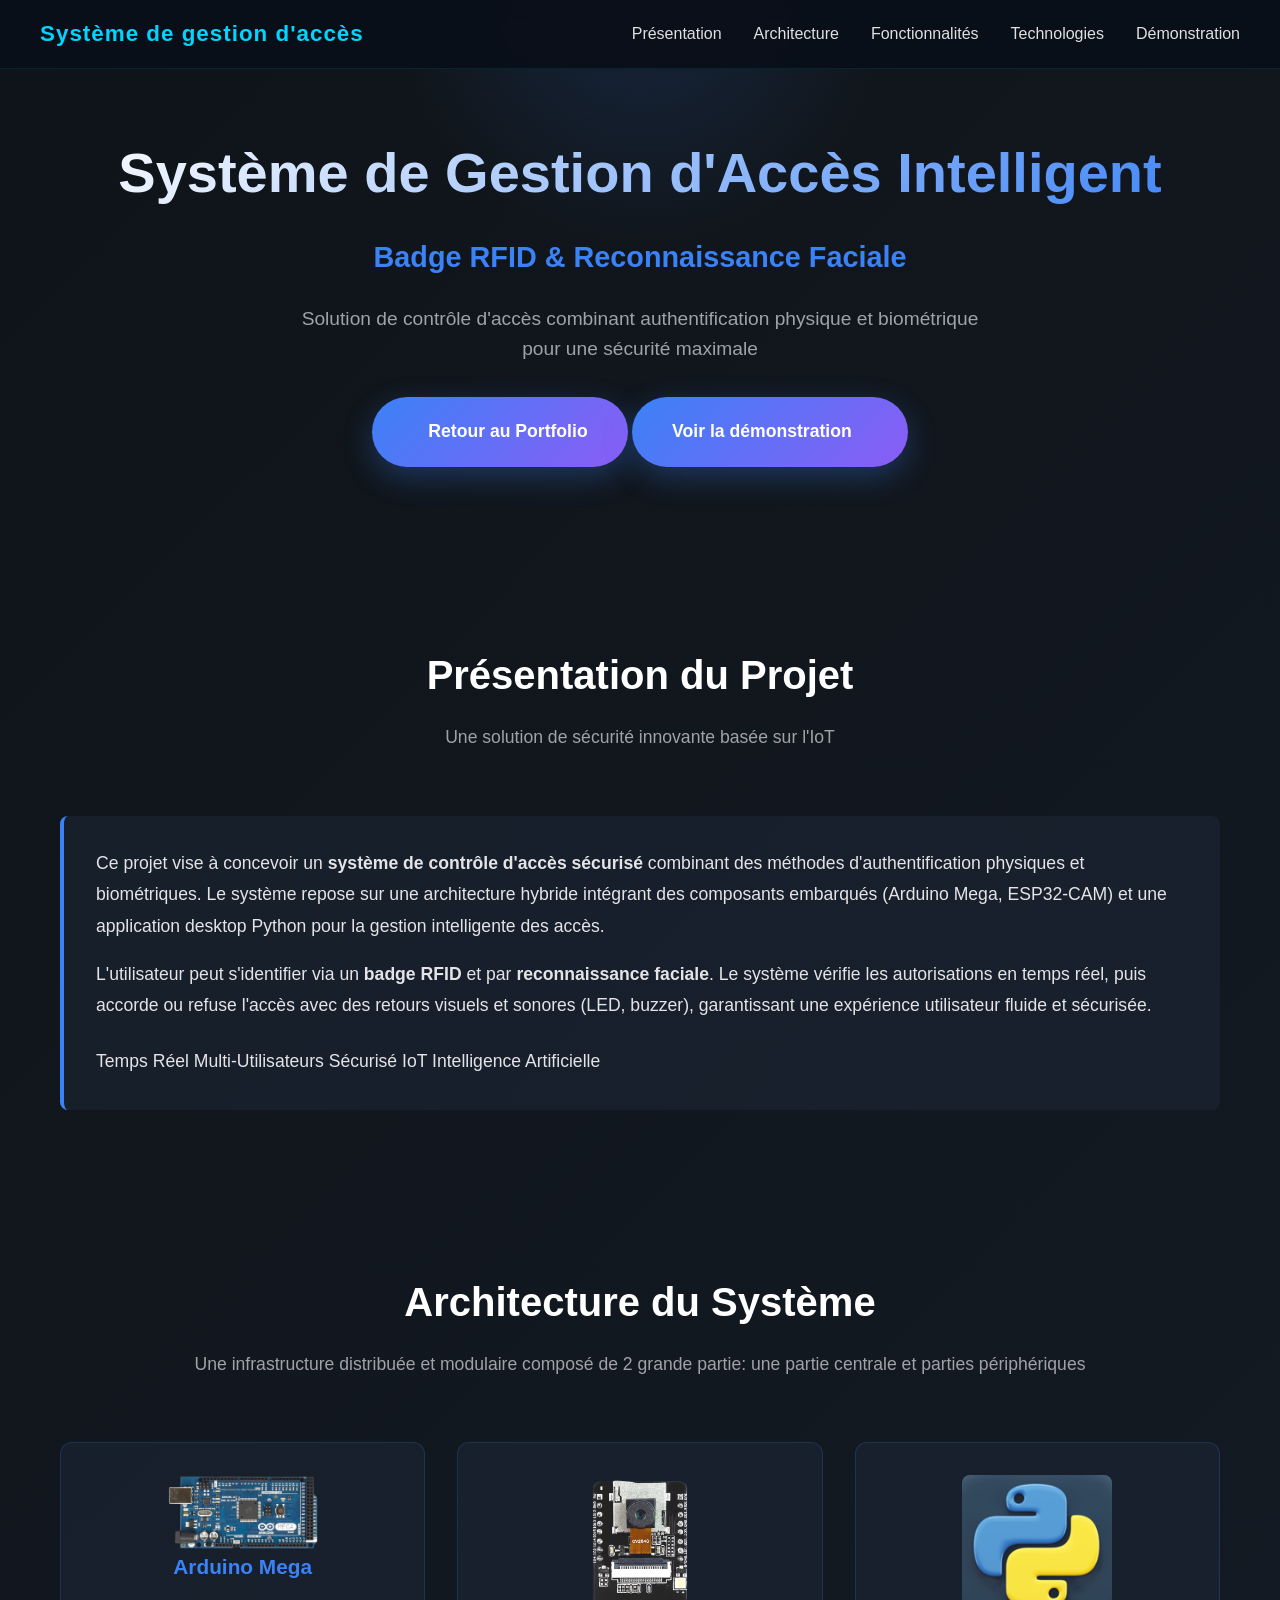
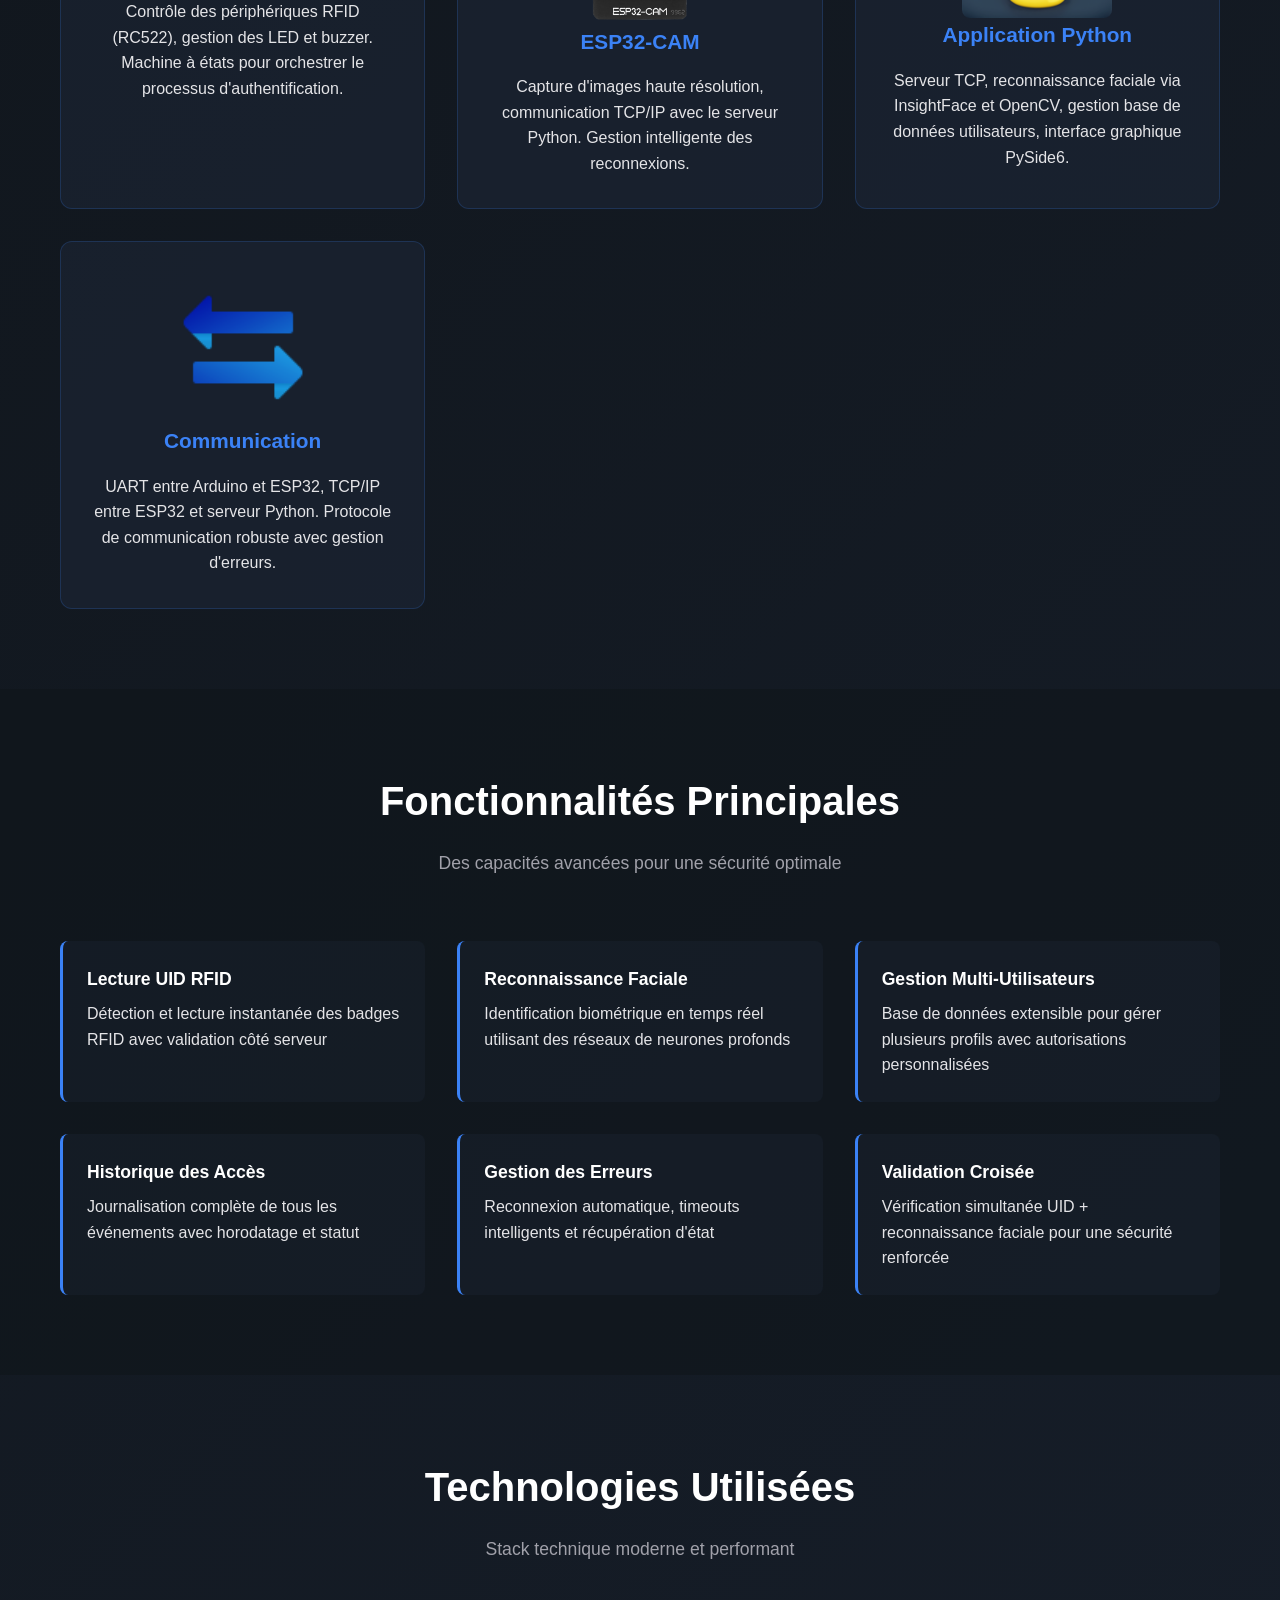
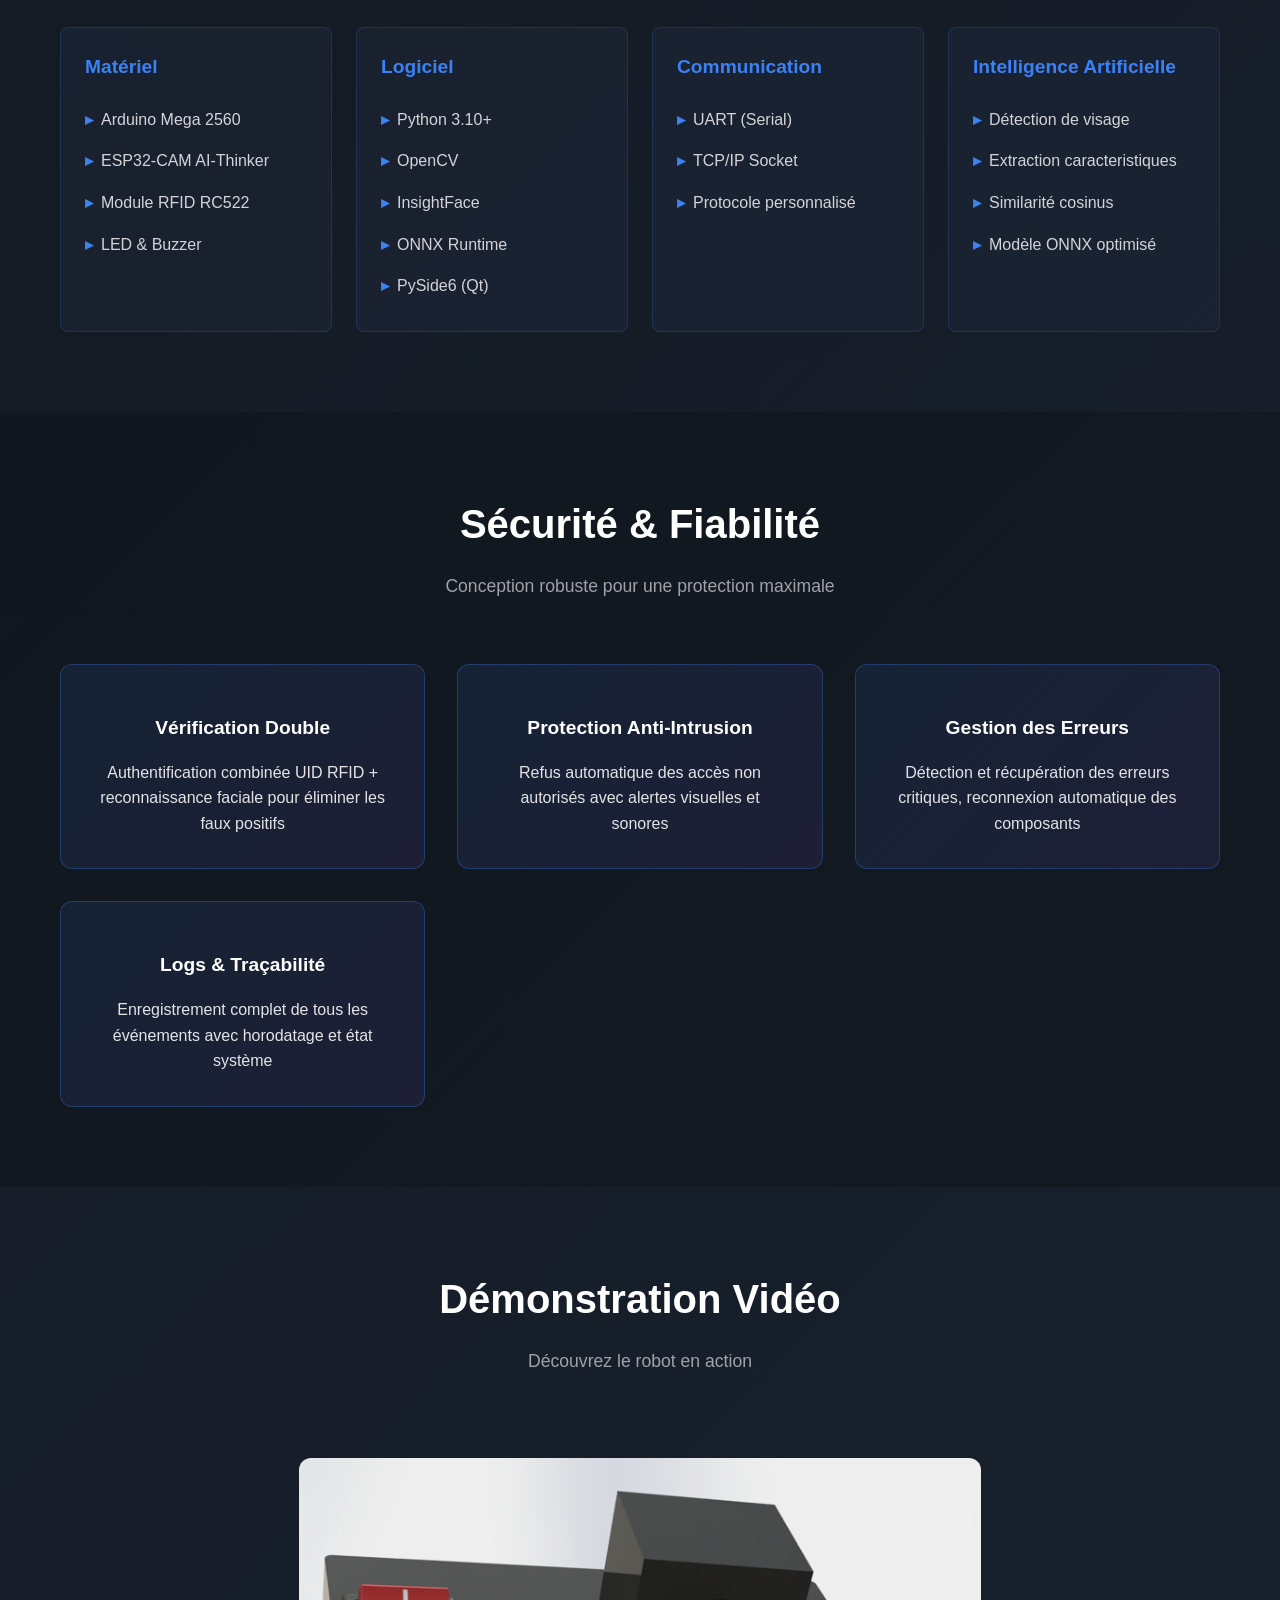
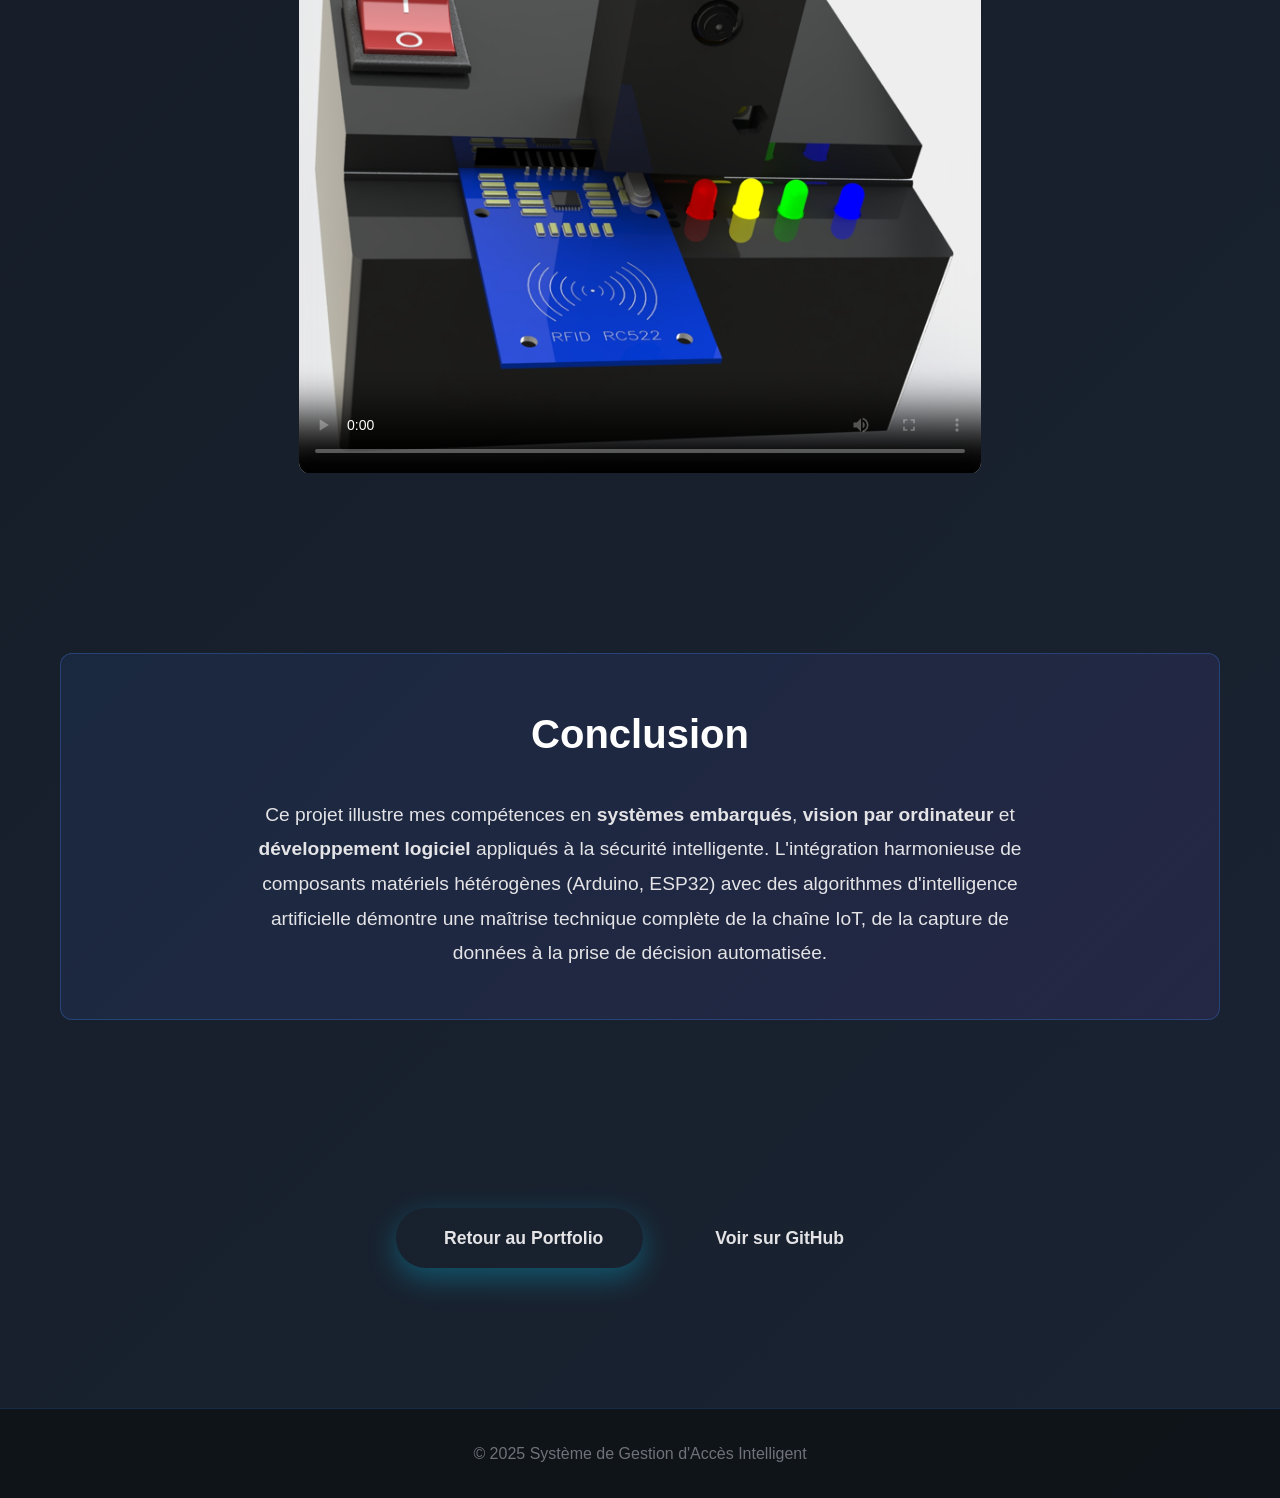
<file: projects/gestion_access.html>
<!DOCTYPE html>
<html lang="fr">
<head>
    <meta charset="UTF-8">
    <link rel="stylesheet" href="https://cdn.jsdelivr.net/npm/bootstrap-icons@1.11.1/font/bootstrap-icons.css">

    <meta name="viewport" content="width=device-width, initial-scale=1.0">
    <title>Système de Gestion d'Accès Intelligent - RFID & Reconnaissance Faciale</title>
    <style>
        * {
            margin: 0;
            padding: 0;
            box-sizing: border-box;
        }

        body {
            font-family: 'Segoe UI', Tahoma, Geneva, Verdana, sans-serif;
            background: linear-gradient(135deg, #0f1419 0%, #1a2332 100%);
            color: #e4e4e7;
            line-height: 1.6;
        }

        .container {
            max-width: 1200px;
            margin: 0 auto;
            padding: 0 20px;
        }


        nav {
            display: flex;
            justify-content: space-between;
            align-items: center;
            padding: 1rem 0;
        }
        /* ===== HEADER ===== */
        header {
            position: fixed;
            top: 0;
            width: 100%;
            background: rgba(10, 15, 25, 0.95);
            backdrop-filter: blur(10px);
            z-index: 1000;
            border-bottom: 1px solid rgba(0, 212, 255, 0.1);
        }

        /* ===== NAVBAR ===== */
        .navbar {
            display: flex;
            align-items: center;
            justify-content: space-between;
            padding: 1rem 0;
        }

        /* ===== LOGO ===== */
        .logo {
            font-size: 1.4rem;
            font-weight: 700;
            color: #00d4ff;
            letter-spacing: 1px;
        }

        /* ===== LINKS ===== */
        .nav-links {
            list-style: none;
            display: flex;
            gap: 2rem;
        }

        .nav-links li a {
            text-decoration: none;
            color: #e0e0e0;
            font-size: 1rem;
            transition: color 0.3s ease;
        }

        .nav-links li a:hover {
            color: #00d4ff;
        }

        /* ===== MENU TOGGLE (HAMBURGER) ===== */
        .menu-toggle {
            display: none;
            font-size: 1.8rem;
            color: #00d4ff;
            cursor: pointer;
        }

        .nav-links a {
            color: #a1a1aa;
            text-decoration: none;
            transition: color 0.3s;
            font-weight: 500;
        }

        .nav-links a:hover {
            color: #3b82f6;
        }

        .hero {
            text-align: center;
            padding: 8rem 0 6rem;
            position: relative;
            overflow: hidden;
        }

        .hero::before {
            content: '';
            position: absolute;
            width: 500px;
            height: 500px;
            background: radial-gradient(circle, rgba(59, 130, 246, 0.15) 0%, transparent 70%);
            top: -250px;
            left: 50%;
            transform: translateX(-50%);
            animation: pulse 4s ease-in-out infinite;
        }

        @keyframes pulse {
            0%, 100% { opacity: 0.5; transform: translateX(-50%) scale(1); }
            50% { opacity: 0.8; transform: translateX(-50%) scale(1.1); }
        }

        .hero h1 {
            font-size: 3.5rem;
            font-weight: 800;
            margin-bottom: 1rem;
            background: linear-gradient(135deg, #ffffff 0%, #3b82f6 100%);
            -webkit-background-clip: text;
            -webkit-text-fill-color: transparent;
            background-clip: text;
            position: relative;
        }

        .hero h2 {
            font-size: 1.8rem;
            color: #3b82f6;
            margin-bottom: 1.5rem;
            font-weight: 600;
        }

        .hero p {
            font-size: 1.2rem;
            color: #a1a1aa;
            max-width: 700px;
            margin: 0 auto 2rem;
        }

        .cta-button {
            display: inline-block;
            padding: 1rem 2.5rem;
            background: linear-gradient(135deg, #3b82f6 0%, #8b5cf6 100%);
            color: white;
            text-decoration: none;
            border-radius: 50px;
            font-weight: 600;
            font-size: 1.1rem;
            transition: transform 0.3s, box-shadow 0.3s;
            box-shadow: 0 10px 30px rgba(59, 130, 246, 0.3);
        }
        .hero .cta-button i {
        font-size: 1.5rem;
        vertical-align: middle;
        margin: 0 0.5rem;
        }


        .cta-button:hover {
            transform: translateY(-3px);
            box-shadow: 0 15px 40px rgba(59, 130, 246, 0.4);
        }

        section {
            padding: 5rem 0;
        }

        .section-title {
            font-size: 2.5rem;
            font-weight: 700;
            text-align: center;
            margin-bottom: 1rem;
            color: #ffffff;
        }

        .section-subtitle {
            text-align: center;
            color: #a1a1aa;
            margin-bottom: 4rem;
            font-size: 1.1rem;
        }

        .card {
            background: rgba(30, 41, 59, 0.5);
            border: 1px solid rgba(59, 130, 246, 0.2);
            border-radius: 12px;
            padding: 2rem;
            backdrop-filter: blur(10px);
            transition: transform 0.3s, border-color 0.3s;
        }

        .card:hover {
            transform: translateY(-5px);
            border-color: rgba(59, 130, 246, 0.5);
        }

        .project-intro {
            background: rgba(30, 41, 59, 0.5);
            border-left: 4px solid #3b82f6;
            padding: 2rem;
            border-radius: 8px;
            font-size: 1.1rem;
            line-height: 1.8;
        }

        .architecture-grid {
            display: grid;
            grid-template-columns: repeat(auto-fit, minmax(280px, 1fr));
            gap: 2rem;
            margin-top: 3rem;
        }

        .arch-card {
            background: rgba(30, 41, 59, 0.5);
            border: 1px solid rgba(59, 130, 246, 0.2);
            border-radius: 12px;
            padding: 2rem;
            text-align: center;
            transition: transform 0.3s, border-color 0.3s;
        }

        .arch-card:hover {
            transform: translateY(-5px);
            border-color: rgba(59, 130, 246, 0.5);
        }

        /* ===== Image architecture ===== */
        .arch-card .composants img {
            width: 80%;       /* réduit la largeur à 80% du conteneur */
            max-width: 150px; /* ne dépassera jamais 150px */
            height: auto;     /* garde les proportions */
            display: block;   /* évite les problèmes de margin */
            margin: 0 auto;   /* centre l'image horizontalement */
            border-radius: 8px; /* optionnel, arrondir les coins */
        }


        .arch-icon {
            font-size: 3rem;
            margin-bottom: 1rem;
        }

        .arch-card h3 {
            color: #3b82f6;
            margin-bottom: 1rem;
            font-size: 1.3rem;
        }

        .features-grid {
            display: grid;
            grid-template-columns: repeat(auto-fit, minmax(300px, 1fr));
            gap: 2rem;
            margin-top: 3rem;
        }

        .feature-item {
            display: flex;
            gap: 1rem;
            padding: 1.5rem;
            background: rgba(30, 41, 59, 0.3);
            border-radius: 8px;
            border-left: 3px solid #3b82f6;
            transition: background 0.3s;
        }

        .feature-item:hover {
            background: rgba(30, 41, 59, 0.6);
        }

        .feature-content h4 {
            color: #ffffff;
            margin-bottom: 0.5rem;
            font-size: 1.1rem;
        }

        .tech-grid {
            display: grid;
            grid-template-columns: repeat(auto-fit, minmax(250px, 1fr));
            gap: 1.5rem;
            margin-top: 3rem;
        }

        .tech-category {
            background: rgba(30, 41, 59, 0.5);
            padding: 1.5rem;
            border-radius: 8px;
            border: 1px solid rgba(59, 130, 246, 0.2);
        }

        .tech-category h4 {
            color: #3b82f6;
            margin-bottom: 1rem;
            font-size: 1.2rem;
        }

        .tech-list {
            list-style: none;
        }

        .tech-list li {
            padding: 0.5rem 0;
            color: #d4d4d8;
            display: flex;
            align-items: center;
            gap: 0.5rem;
        }

        .tech-list li::before {
            content: '▸';
            color: #3b82f6;
            font-weight: bold;
        }

        .security-grid {
            display: grid;
            grid-template-columns: repeat(auto-fit, minmax(280px, 1fr));
            gap: 2rem;
            margin-top: 3rem;
        }

        .security-item {
            background: linear-gradient(135deg, rgba(59, 130, 246, 0.1) 0%, rgba(139, 92, 246, 0.1) 100%);
            padding: 2rem;
            border-radius: 12px;
            border: 1px solid rgba(59, 130, 246, 0.3);
            text-align: center;
        }

        .security-item h4 {
            color: #ffffff;
            margin: 1rem 0;
            font-size: 1.2rem;
        }

        .video-container {
            max-width: 720px;   /* au lieu de 900px */
            margin: 0 auto;
            padding: 1.2rem;
        }
            .project-video {
            width: 100%;           /* largeur réduite */
            max-width: 720px;     /* limite largeur */
            height: auto;         /* garde les proportions */
            max-height: 800px;    /* limite hauteur */
            border-radius: 12px;
            display: block;
            margin: 0 auto;
            object-fit: cover;    /* optionnel, pour remplir sans déformer */
    }

        .play-icon {
            font-size: 4rem;
            color: #3b82f6;
        }

        .conclusion {
            background: linear-gradient(135deg, rgba(59, 130, 246, 0.1) 0%, rgba(139, 92, 246, 0.1) 100%);
            border: 1px solid rgba(59, 130, 246, 0.3);
            border-radius: 12px;
            padding: 3rem;
            text-align: center;
        }

        .conclusion p {
            font-size: 1.2rem;
            line-height: 1.8;
            max-width: 800px;
            margin: 0 auto;
        }
                /* ===== ACTION BUTTONS ===== */
        .action-buttons {
            display: flex;
            gap: 1.5rem;
            justify-content: center;
            flex-wrap: wrap;
            margin-top: 3rem;
        }

        .btn-primary-custom {
            background: linear-gradient(135deg, var(--primary-color) 0%, var(--secondary-color) 100%);
            border: none;
            padding: 1rem 2.5rem;
            font-size: 1.1rem;
            font-weight: 600;
            border-radius: 50px;
            color: var(--bg-darker);
            transition: all 0.3s ease;
            box-shadow: 0 10px 30px rgba(0, 212, 255, 0.3);
            text-decoration: none;
            display: inline-flex;
            align-items: center;
            gap: 0.5rem;
        }

        .btn-primary-custom:hover {
            transform: translateY(-3px);
            box-shadow: 0 15px 40px rgba(0, 212, 255, 0.5);
            color: var(--bg-darker);
        }
        .btn-outline-custom {
            border: 2px solid var(--primary-color);
            color: var(--primary-color);
            padding: 1rem 2.5rem;
            font-size: 1.1rem;
            font-weight: 600;
            border-radius: 50px;
            background: transparent;
            transition: all 0.3s ease;
            text-decoration: none;
            display: inline-flex;
            align-items: center;
            gap: 0.5rem;
        }

        .btn-outline-custom:hover {
            background: var(--primary-color);
            color: var(--bg-darker);
            transform: translateY(-3px);
        }

        footer {
            background: rgba(15, 20, 25, 0.95);
            text-align: center;
            padding: 2rem 0;
            border-top: 1px solid rgba(59, 130, 246, 0.2);
            margin-top: 5rem;
        }

@media (max-width: 768px) {

    /* ================= HEADER / NAVBAR ================= */

    header {
        padding: 0;
    }

    nav.container {
        display: flex;
        align-items: center;
        justify-content: space-between;
        padding: 0.6rem 1rem;
        position: relative;
    }

    /* Logo */
    .logo {
        font-size: 1.1rem;
        font-weight: 600;
        white-space: nowrap;
    }

    /* Bouton Hamburger */
    .menu-toggle {
        display: block;
        font-size: 1.8rem;
        background: none;
        border: none;
        color: #fff;
        cursor: pointer;
        padding: 0.4rem 0.6rem;
        border-radius: 8px;
        transition: background 0.3s ease;
    }

    .menu-toggle:hover {
        background: rgba(0, 212, 255, 0.12);
    }

    /* ================= MENU DÉROULANT ================= */

    .nav-links {
        position: absolute;
        top: 100%;
        left: 0;
        width: 100%;
        background: rgba(10, 15, 25, 0.97);
        display: none;
        flex-direction: column;
        align-items: center;
        padding: 0.8rem 0;
        border-top: 1px solid rgba(0, 212, 255, 0.15);
        z-index: 1000;
        transition: all 0.3s ease;
    }

    .nav-links.active {
        display: flex;
    }

    /* Items */
    .nav-links li {
        width: 100%;
        display: flex;
        justify-content: center;
        margin-bottom: 0.4rem;
    }

    .nav-links li:last-child {
        margin-bottom: 0;
    }

    /* Liens */
    .nav-links li a {
        width: 90%;
        padding: 0.6rem 0;
        font-size: 1rem;
        text-align: center;
        border-radius: 10px;
        background: rgba(255, 255, 255, 0.04);
        transition: background 0.3s ease, transform 0.2s ease;
    }

    .nav-links li a:hover {
        background: rgba(0, 212, 255, 0.18);
        transform: scale(1.02);
    }

    /* ================= HERO ================= */

    .hero {
        padding: 70px 1rem;
    }

    .hero h1 {
        font-size: 2rem;
    }

    .hero h2 {
        font-size: 1.2rem;
    }

    .hero p {
        font-size: 1rem;
    }

    /* Boutons en bloc et largeur max */
    .hero .cta-button {
        display: block;
        width: 90%;
        margin: 0.5rem auto;
        padding: 0.7rem 0;
        font-size: 0.95rem;
    }

    /* ================= GRIDS ================= */

    .architecture-grid,
    .features-grid,
    .tech-grid,
    .security-grid {
        grid-template-columns: 1fr;
    }

    /* ================= BADGES ================= */

    .badge {
        display: inline-block;
        padding: 0.3rem 0.8rem;
        font-size: 0.85rem;
        border-radius: 20px;
        margin: 0.2rem;
    }
}

    </style>
</head>
<body>
<header>
    <nav class="container navbar">
        <div class="logo">Système de gestion d'accès</div>

        <div class="menu-toggle" id="menu-toggle">
            ☰
        </div>

        <ul class="nav-links" id="nav-links">
            <li><a href="#presentation">Présentation</a></li>
            <li><a href="#architecture">Architecture</a></li>
            <li><a href="#fonctionnalites">Fonctionnalités</a></li>
            <li><a href="#technologies">Technologies</a></li>
            <li><a href="#demo">Démonstration</a></li>
        </ul>
    </nav>
</header>


    <section class="hero">
        <div class="container">
            <h1>Système de Gestion d'Accès Intelligent</h1>
            <h2>Badge RFID & Reconnaissance Faciale</h2>
            <p>Solution de contrôle d'accès combinant authentification physique et biométrique pour une sécurité maximale</p>
        <a href="../index.html#projects" class="cta-button">
            <i class="fas fa-arrow-left"></i> Retour au Portfolio
        </a>
        <a href="#demo" class="cta-button">
            Voir la démonstration <i class="fas fa-arrow-right"></i>
        </a>


        </div>
    </section>

    <section id="presentation">
        <div class="container">
            <h2 class="section-title">Présentation du Projet</h2>
            <p class="section-subtitle">Une solution de sécurité innovante basée sur l'IoT</p>
            
            <div class="project-intro">
                <p>
                    Ce projet vise à concevoir un <strong>système de contrôle d'accès sécurisé</strong> combinant des méthodes d'authentification physiques et biométriques. Le système repose sur une architecture hybride intégrant des composants embarqués (Arduino Mega, ESP32-CAM) et une application desktop Python pour la gestion intelligente des accès.
                </p>
                <p style="margin-top: 1rem;">
                    L'utilisateur peut s'identifier via un <strong>badge RFID</strong> et par <strong>reconnaissance faciale</strong>. Le système vérifie les autorisations en temps réel, puis accorde ou refuse l'accès avec des retours visuels et sonores (LED, buzzer), garantissant une expérience utilisateur fluide et sécurisée.
                </p>
                <div style="margin-top: 1.5rem;">
                    <span class="badge">Temps Réel</span>
                    <span class="badge">Multi-Utilisateurs</span>
                    <span class="badge">Sécurisé</span>
                    <span class="badge">IoT</span>
                    <span class="badge">Intelligence Artificielle</span>
                </div>
            </div>
        </div>
    </section>

    <section id="architecture">
        <div class="container">
            <h2 class="section-title">Architecture du Système</h2>
            <p class="section-subtitle">Une infrastructure distribuée et modulaire composé de 2 grande partie:
                une partie centrale et parties périphériques
            </p>
            
            <div class="architecture-grid">
                <div class="arch-card">
                    <div class="composants"><img src="../assets/gestion_access/arduino_mega_2560.png" alt=""></div>
                    <h3>Arduino Mega</h3>
                    <p>Contrôle des périphériques RFID (RC522), gestion des LED et buzzer. Machine à états pour orchestrer le processus d'authentification.</p>
                </div>
                
                <div class="arch-card">
                    <div class="composants"><img src="../assets/gestion_access/ESP32-CAM.png" alt=""></div>
                    <h3>ESP32-CAM</h3>
                    <p>Capture d'images haute résolution, communication TCP/IP avec le serveur Python. Gestion intelligente des reconnexions.</p>
                </div>
                
                <div class="arch-card">
                    <div class="composants"><img src="../assets/gestion_access/python.png" alt=""></div>
                    <h3>Application Python</h3>
                    <p>Serveur TCP, reconnaissance faciale via InsightFace et OpenCV, gestion base de données utilisateurs, interface graphique PySide6.</p>
                </div>
                
                <div class="arch-card">
                    <div class="composants"><img src="../assets/gestion_access/icon.png" alt=""></div>
                    <h3>Communication</h3>
                    <p>UART entre Arduino et ESP32, TCP/IP entre ESP32 et serveur Python. Protocole de communication robuste avec gestion d'erreurs.</p>
                </div>
            </div>
        </div>
    </section>

    <section id="fonctionnalites" style="background: rgba(15, 20, 25, 0.5);">
        <div class="container">
            <h2 class="section-title">Fonctionnalités Principales</h2>
            <p class="section-subtitle">Des capacités avancées pour une sécurité optimale</p>
            
            <div class="features-grid">
                <div class="feature-item">
                    <div class="feature-content">
                        <h4>Lecture UID RFID</h4>
                        <p>Détection et lecture instantanée des badges RFID avec validation côté serveur</p>
                    </div>
                </div>
                
                <div class="feature-item">
                    <div class="feature-content">
                        <h4>Reconnaissance Faciale</h4>
                        <p>Identification biométrique en temps réel utilisant des réseaux de neurones profonds</p>
                    </div>
                </div>
                
                <div class="feature-item">
                    <div class="feature-content">
                        <h4>Gestion Multi-Utilisateurs</h4>
                        <p>Base de données extensible pour gérer plusieurs profils avec autorisations personnalisées</p>
                    </div>
                </div>
                
                <div class="feature-item">

                    <div class="feature-content">
                        <h4>Historique des Accès</h4>
                        <p>Journalisation complète de tous les événements avec horodatage et statut</p>
                    </div>
                </div>
                
                <div class="feature-item">

                    <div class="feature-content">
                        <h4>Gestion des Erreurs</h4>
                        <p>Reconnexion automatique, timeouts intelligents et récupération d'état</p>
                    </div>
                </div>
                
                <div class="feature-item">

                    <div class="feature-content">
                        <h4>Validation Croisée</h4>
                        <p>Vérification simultanée UID + reconnaissance faciale pour une sécurité renforcée</p>
                    </div>
                </div>
            </div>
        </div>
    </section>

    <section id="technologies">
        <div class="container">
            <h2 class="section-title">Technologies Utilisées</h2>
            <p class="section-subtitle">Stack technique moderne et performant</p>
            
            <div class="tech-grid">
                <div class="tech-category">
                    <h4> Matériel</h4>
                    <ul class="tech-list">
                        <li>Arduino Mega 2560</li>
                        <li>ESP32-CAM AI-Thinker</li>
                        <li>Module RFID RC522</li>
                        <li>LED  & Buzzer</li>
                    </ul>
                </div>
                
                <div class="tech-category">
                    <h4> Logiciel</h4>
                    <ul class="tech-list">
                        <li>Python 3.10+</li>
                        <li>OpenCV</li>
                        <li>InsightFace</li>
                        <li>ONNX Runtime</li>
                        <li>PySide6 (Qt)</li>
                    </ul>
                </div>
                
                <div class="tech-category">
                    <h4> Communication</h4>
                    <ul class="tech-list">
                        <li>UART (Serial)</li>
                        <li>TCP/IP Socket</li>
                        <li>Protocole personnalisé</li>
                        
                    </ul>
                </div>
                
                <div class="tech-category">
                    <h4>Intelligence Artificielle</h4>
                    <ul class="tech-list">
                        <li>Détection de visage</li>
                        <li>Extraction caracteristiques</li>
                        <li>Similarité cosinus</li>
                        <li>Modèle ONNX optimisé</li>
                    </ul>
                </div>
            </div>
        </div>
    </section>

    <section id="securite" style="background: rgba(15, 20, 25, 0.5);">
        <div class="container">
            <h2 class="section-title">Sécurité & Fiabilité</h2>
            <p class="section-subtitle">Conception robuste pour une protection maximale</p>
            
            <div class="security-grid">
                <div class="security-item">
                    <h4>Vérification Double</h4>
                    <p>Authentification combinée UID RFID + reconnaissance faciale pour éliminer les faux positifs</p>
                </div>
                
                <div class="security-item">
                    <h4>Protection Anti-Intrusion</h4>
                    <p>Refus automatique des accès non autorisés avec alertes visuelles et sonores</p>
                </div>
                
                <div class="security-item">
        
                    <h4>Gestion des Erreurs</h4>
                    <p>Détection et récupération des erreurs critiques, reconnexion automatique des composants</p>
                </div>
                
                <div class="security-item">
                    
                    <h4>Logs & Traçabilité</h4>
                    <p>Enregistrement complet de tous les événements avec horodatage et état système</p>
                </div>
            </div>
        </div>
    </section>

<section id="demo">
    <div class="container">
        <h2 class="section-title text-center fade-in">Démonstration Vidéo</h2>
        <p class="section-subtitle text-center fade-in">Découvrez le robot en action</p>

        <div class="video-container fade-in text-center">
            <video class="project-video"
                   controls
                   poster="../assets/gestion_access/image.png">
                <source src="../assets/gestion_access/Video.mp4" type="video/mp4">
                Votre navigateur ne supporte pas la lecture de vidéos HTML5.
            </video>
        </div>
    </div>
</section>

    <section>
        <div class="container">
            <div class="conclusion">
                <h2 class="section-title" style="margin-bottom: 2rem;">Conclusion</h2>
                <p>
                    Ce projet illustre mes compétences en <strong>systèmes embarqués</strong>, <strong>vision par ordinateur</strong> et <strong>développement logiciel</strong> appliqués à la sécurité intelligente. L'intégration harmonieuse de composants matériels hétérogènes (Arduino, ESP32) avec des algorithmes d'intelligence artificielle démontre une maîtrise technique complète de la chaîne IoT, de la capture de données à la prise de décision automatisée.
                </p>
            </div>
        </div>
    </section>
    <!-- ===== ACTION BUTTONS ===== -->
    <section id="actions" style="padding: 60px 0;">
        <div class="container">
            <div class="action-buttons fade-in">
                <a href="../index.html#projects" class="btn-primary-custom">
                    <i class="fas fa-arrow-left"></i>
                    Retour au Portfolio
                </a>
                <a href="https://github.com/SamKader/security_project" class="btn-outline-custom" target="_blank">
                    <i class="fab fa-github"></i>
                    Voir sur GitHub
                </a>
            </div>
        </div>
    </section>

    <footer>
        <div class="container">
            <p style="color: #71717a;">© 2025 Système de Gestion d'Accès Intelligent</p>
        </div>
    </footer>
<script>
    const menuToggle = document.querySelector('.menu-toggle');
    const navLinks = document.querySelector('.nav-links');
    const navItems = document.querySelectorAll('.nav-links a');

    // Ouvrir / fermer le menu avec le bouton hamburger
    menuToggle.addEventListener('click', () => {
        navLinks.classList.toggle('active');
    });

    // Fermer le menu après clic sur un lien
    navItems.forEach(item => {
        item.addEventListener('click', () => {
            navLinks.classList.remove('active');
        });
    });
</script>

</script>

</body>
</html>
</file>
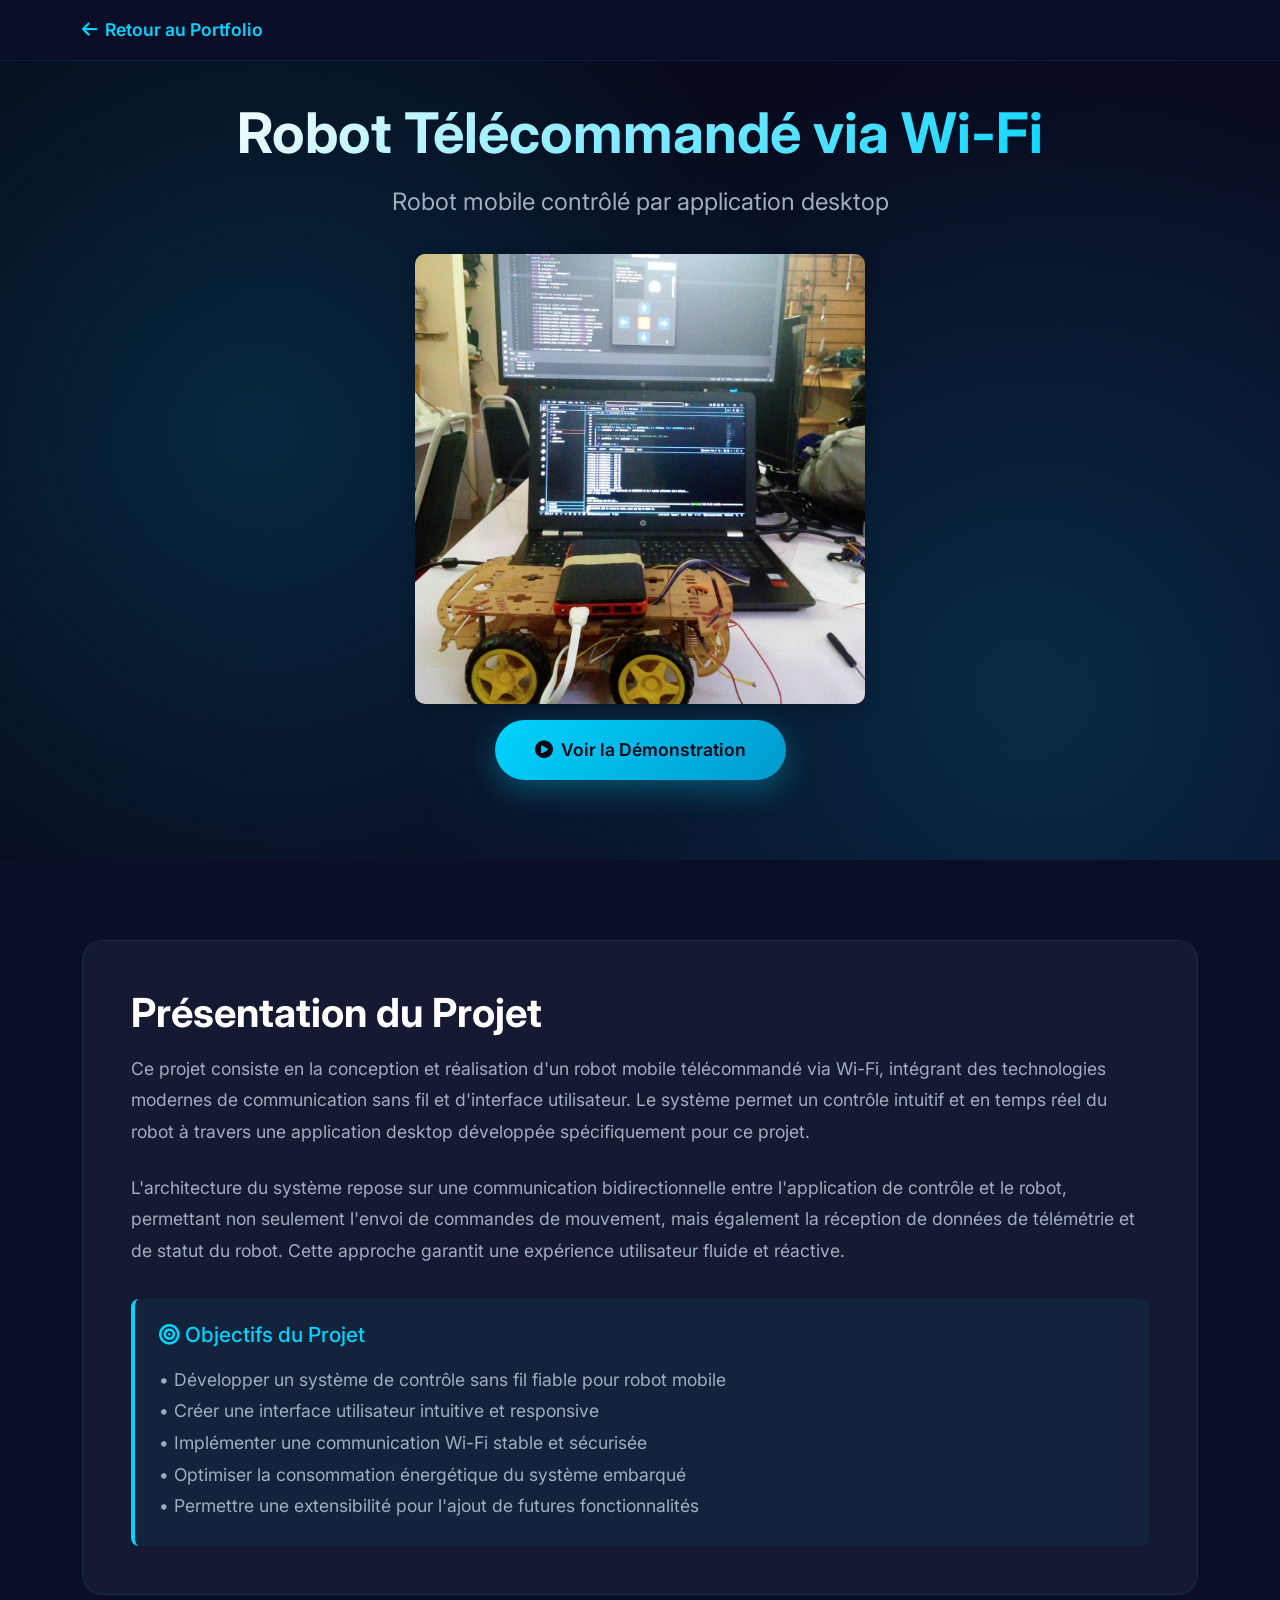
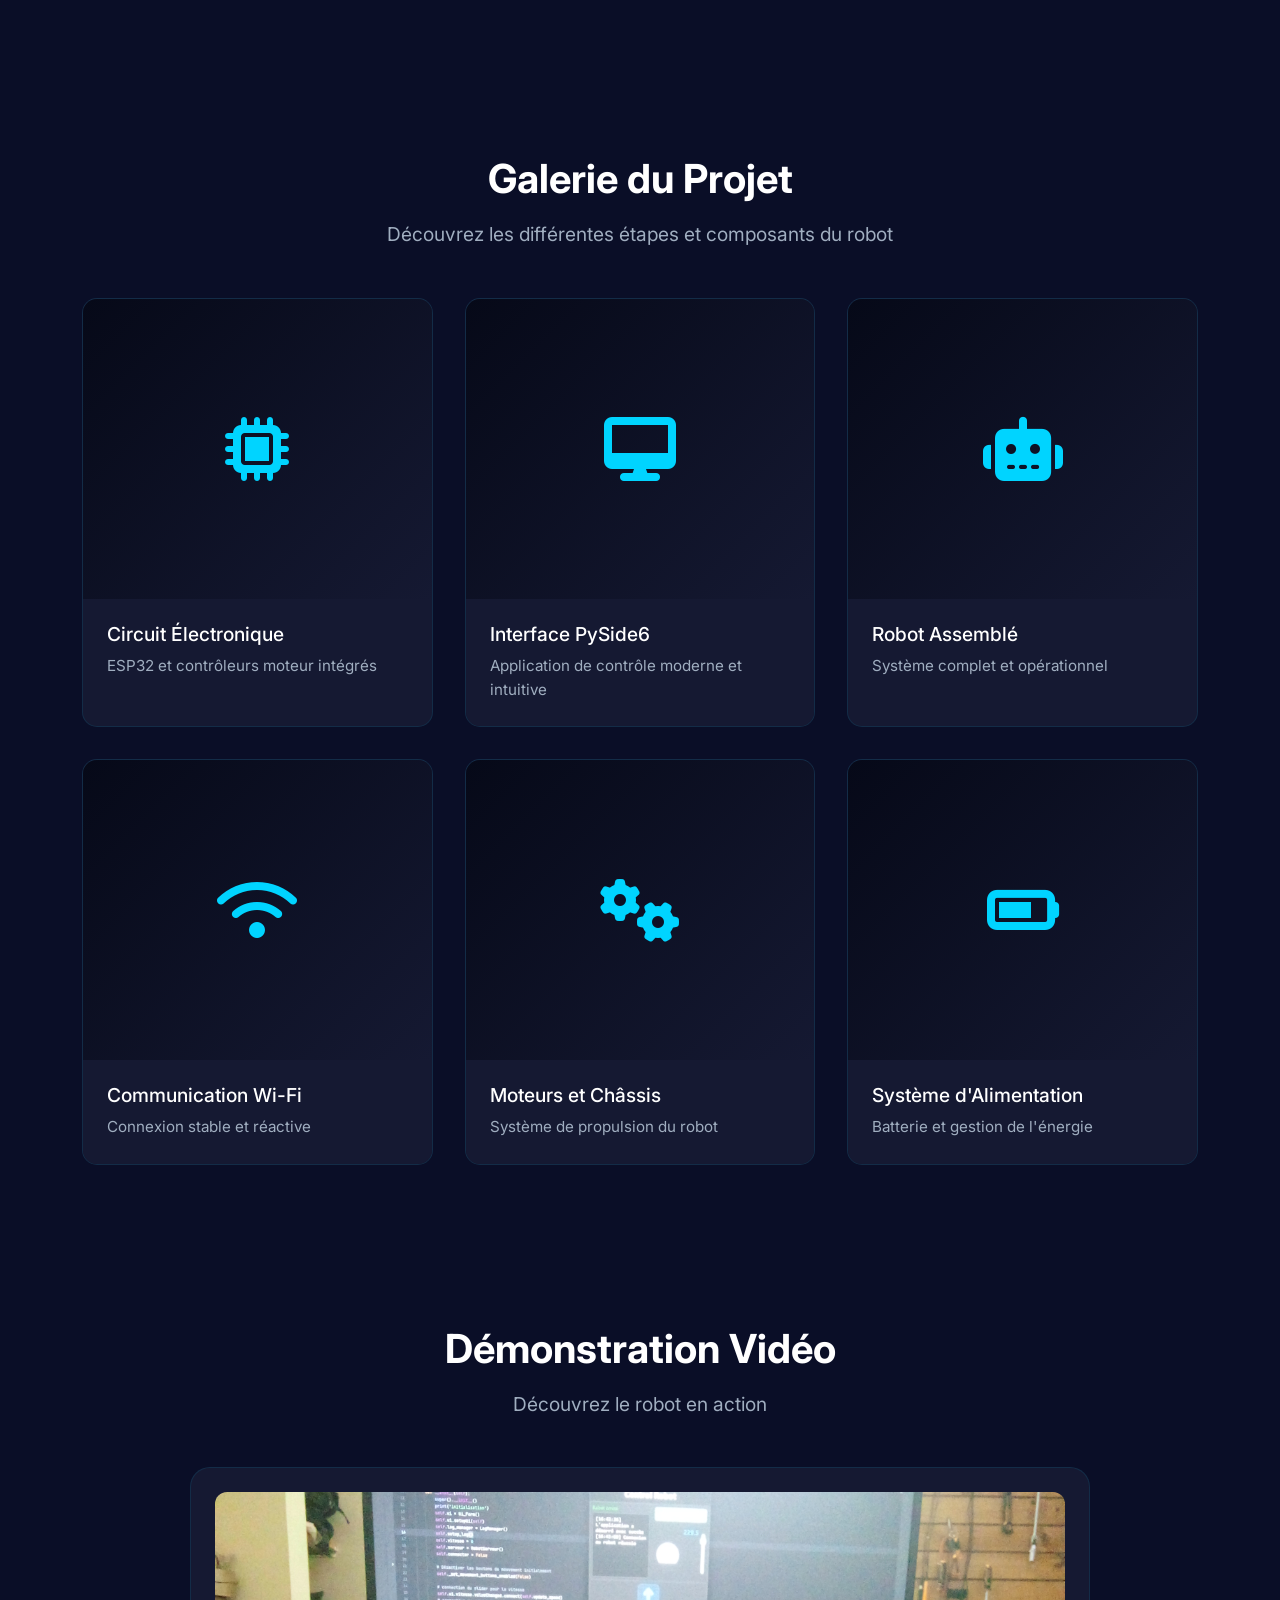
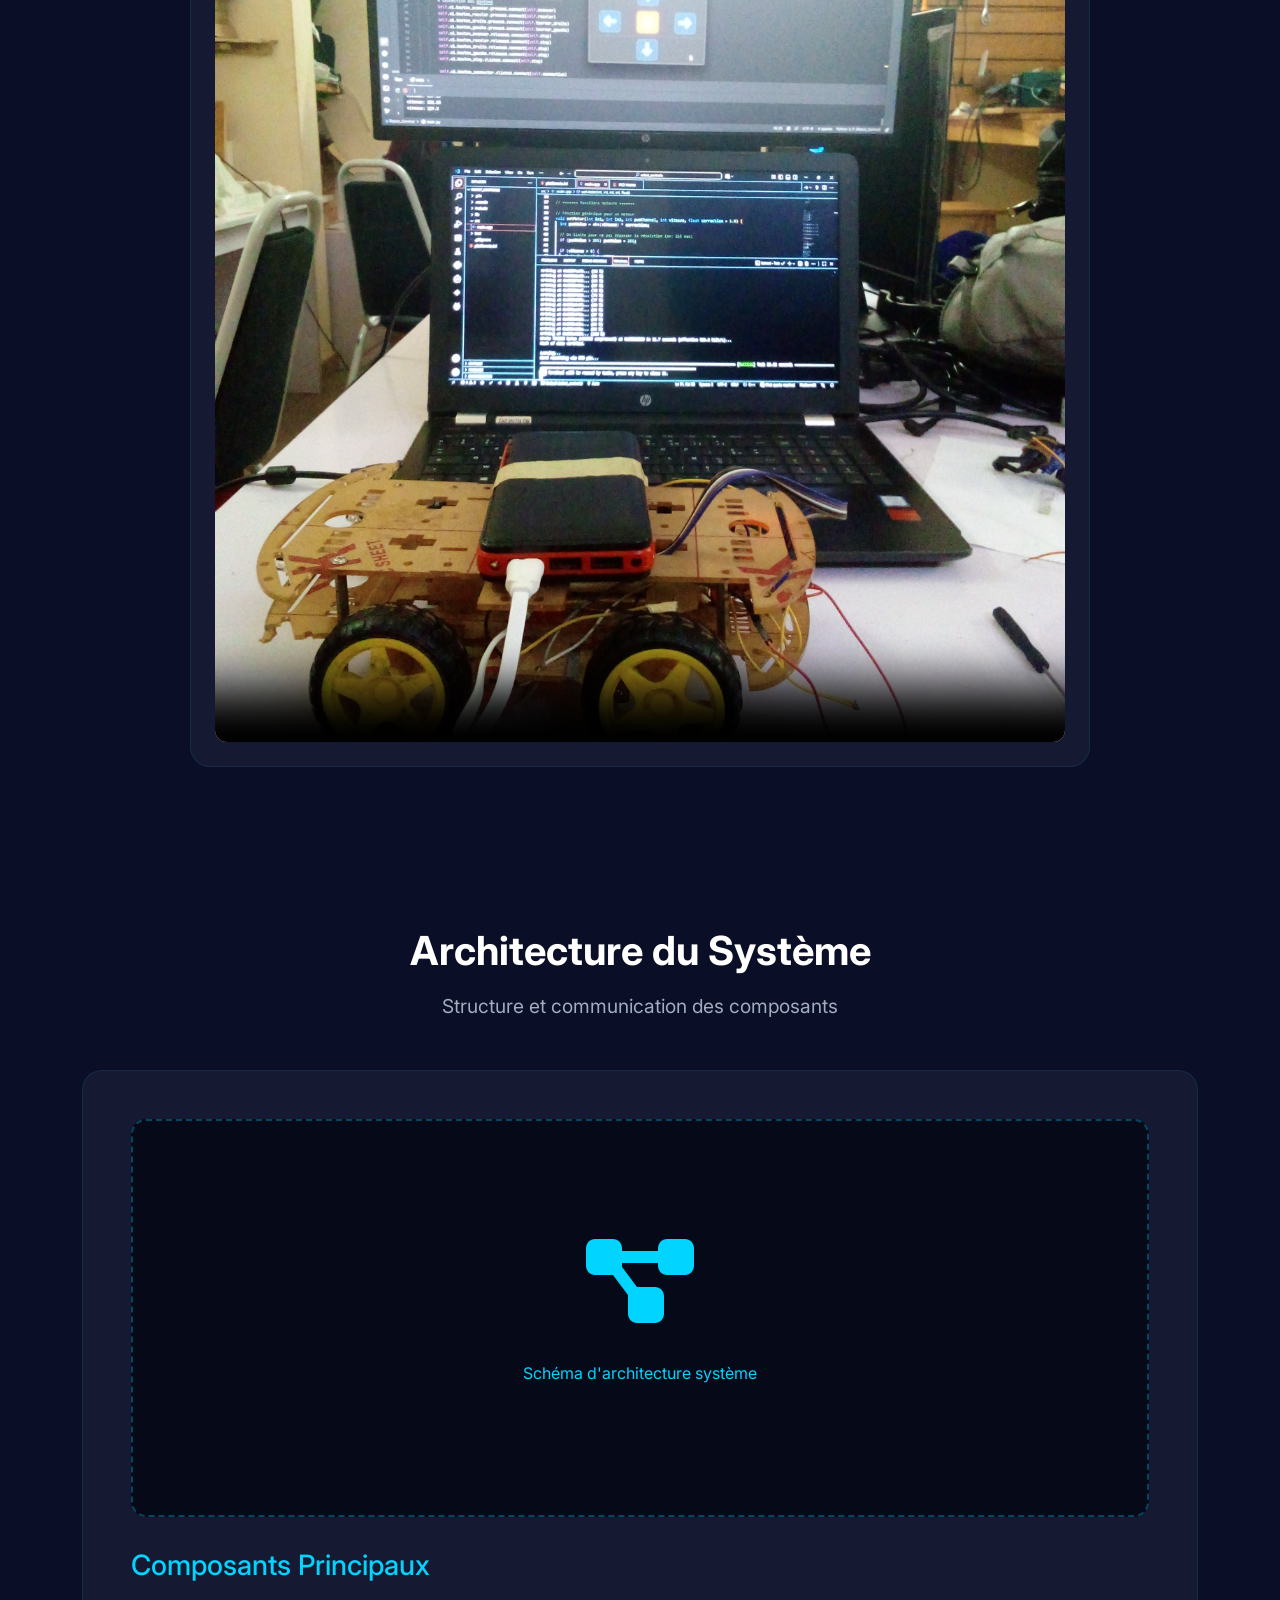
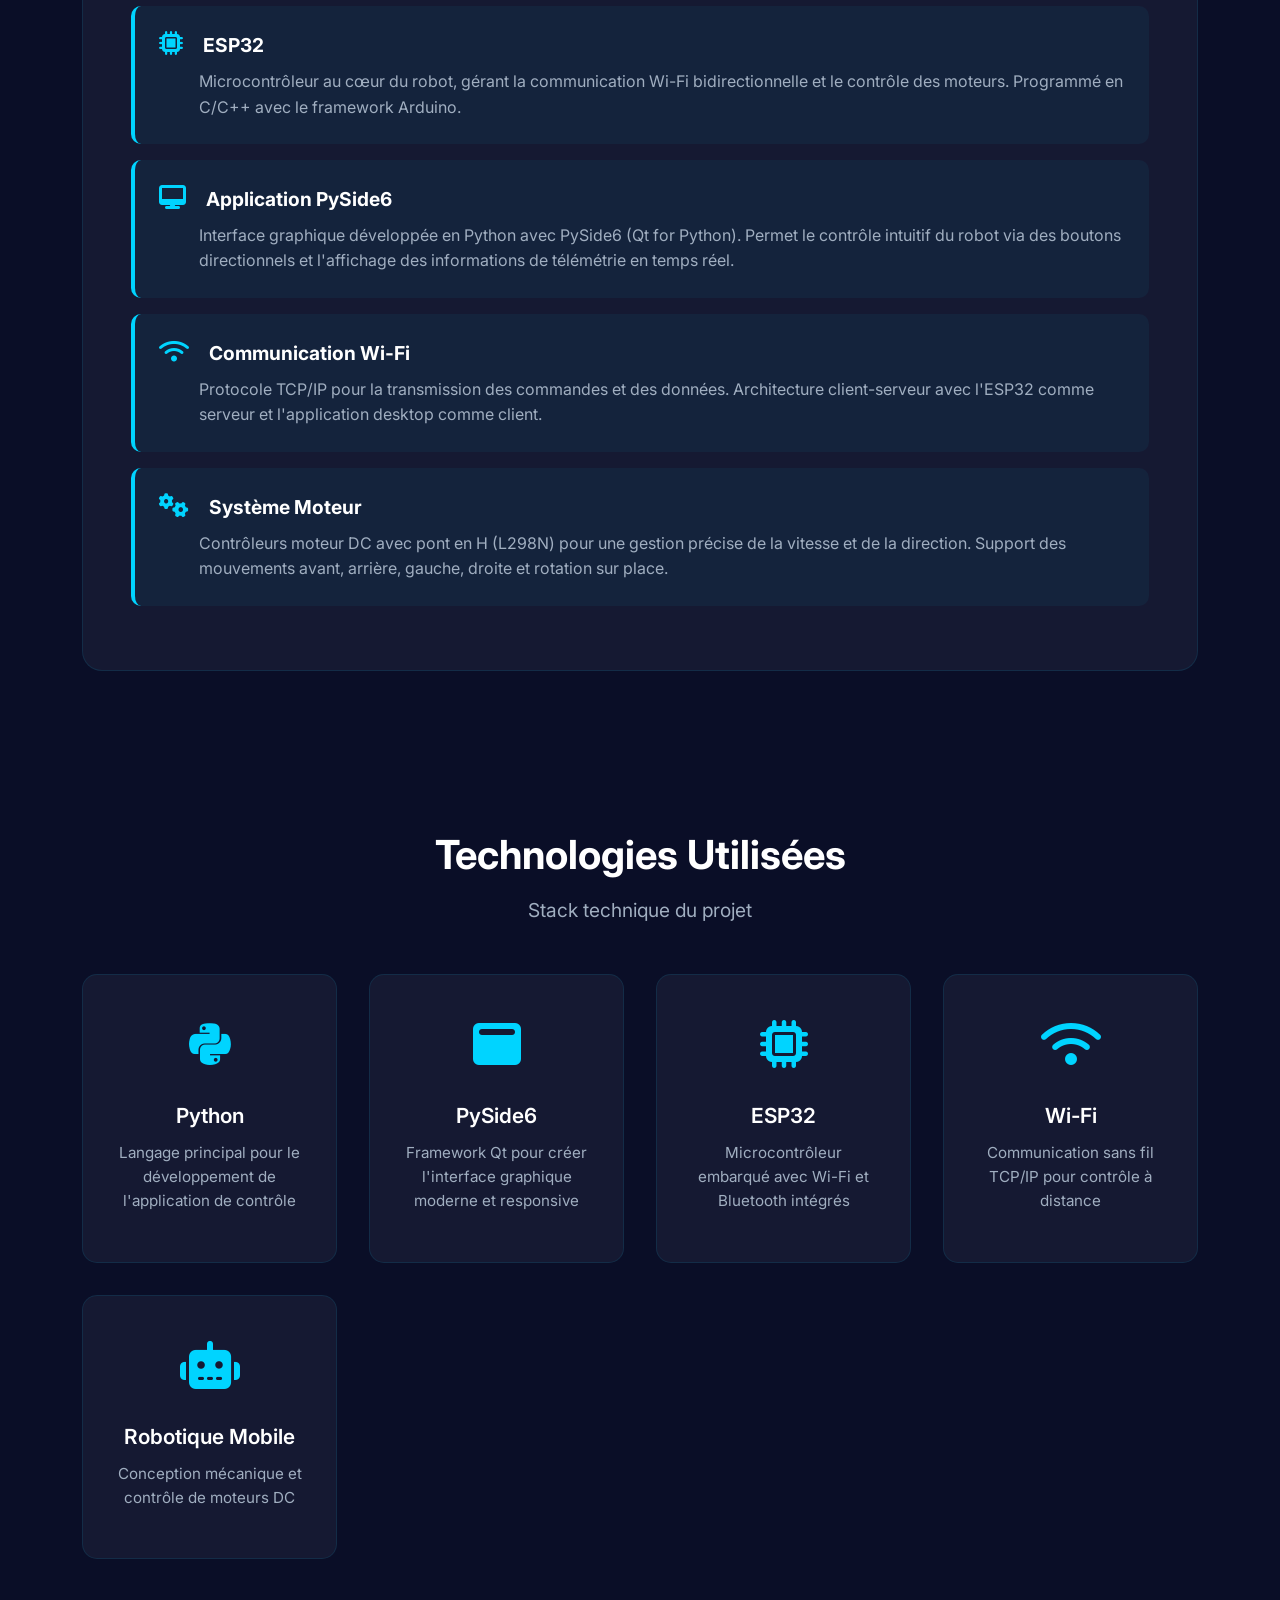
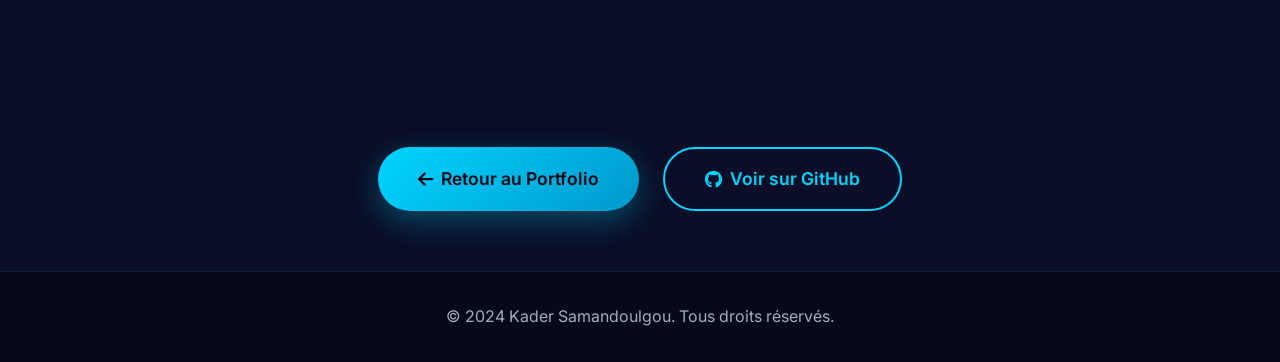
<file: projects/robot-telecommande.html>
<!DOCTYPE html>
<html lang="fr">
<head>
    <meta charset="UTF-8">
    <meta name="viewport" content="width=device-width, initial-scale=1.0">
    <meta name="description" content="Robot télécommandé via Wi-Fi - Projet de robotique avec ESP32 et PySide6">
    <title>Robot Télécommandé Wi-Fi | Kader Samandoulgou</title>
    
    <!-- Bootstrap 5 -->
    <link href="https://cdnjs.cloudflare.com/ajax/libs/bootstrap/5.3.2/css/bootstrap.min.css" rel="stylesheet">
    
    <!-- Font Awesome -->
    <link href="https://cdnjs.cloudflare.com/ajax/libs/font-awesome/6.4.2/css/all.min.css" rel="stylesheet">
    
    <!-- Google Fonts -->
    <link href="https://fonts.googleapis.com/css2?family=Inter:wght@300;400;500;600;700&family=Fira+Code:wght@400;500&display=swap" rel="stylesheet">
    
    <style>
        /* ===== VARIABLES & RESET ===== */
        :root {
            --primary-color: #00d4ff;
            --secondary-color: #0099cc;
            --bg-dark: #0a0e27;
            --bg-darker: #060918;
            --bg-card: #151932;
            --text-primary: #ffffff;
            --text-secondary: #a0aec0;
            --accent-glow: rgba(0, 212, 255, 0.15);
        }

        * {
            margin: 0;
            padding: 0;
            box-sizing: border-box;
        }

        body {
            font-family: 'Inter', sans-serif;
            background-color: var(--bg-dark);
            color: var(--text-primary);
            line-height: 1.6;
            overflow-x: hidden;
        }

        /* ===== SCROLLBAR ===== */
        ::-webkit-scrollbar {
            width: 10px;
        }

        ::-webkit-scrollbar-track {
            background: var(--bg-darker);
        }

        ::-webkit-scrollbar-thumb {
            background: var(--primary-color);
            border-radius: 5px;
        }

        /* ===== NAVIGATION ===== */
        .back-nav {
            position: fixed;
            top: 0;
            left: 0;
            width: 100%;
            background: rgba(10, 14, 39, 0.95);
            backdrop-filter: blur(10px);
            padding: 1rem 0;
            z-index: 1000;
            border-bottom: 1px solid rgba(0, 212, 255, 0.1);
        }

        .back-btn {
            color: var(--primary-color);
            text-decoration: none;
            font-weight: 600;
            font-size: 1.1rem;
            transition: all 0.3s ease;
            display: inline-flex;
            align-items: center;
            gap: 0.5rem;
        }

        .back-btn:hover {
            color: var(--text-primary);
            transform: translateX(-5px);
        }

        /* ===== HERO SECTION ===== */
        .project-hero {
            min-height: 60vh;
            display: flex;
            align-items: center;
            justify-content: center;
            position: relative;
            background: linear-gradient(135deg, var(--bg-darker) 0%, var(--bg-dark) 100%);
            padding-top: 100px;
            overflow: hidden;
        }

        .hero-bg {
            position: absolute;
            top: 0;
            left: 0;
            width: 100%;
            height: 100%;
            background-image: 
                radial-gradient(circle at 20% 50%, var(--accent-glow) 0%, transparent 50%),
                radial-gradient(circle at 80% 80%, var(--accent-glow) 0%, transparent 50%);
        }

        .hero-content {
            position: relative;
            z-index: 2;
            text-align: center;
            max-width: 900px;
            margin: 0 auto;
        }
        /* ===== HERO IMAGE ===== */
        .hero-image {
            text-align: center;    /* centre l'image */
            margin: 1rem 0;        /* espace au-dessus et en dessous */
        }

        .hero-image img {
            width: 50%;           /* taille par défaut sur PC */
            max-width: 100%;      /* ne dépasse jamais le conteneur */
            height: auto;          /* garde les proportions */
            border-radius: 10px;   /* coins arrondis */
            box-shadow: 0 5px 15px rgba(0,0,0,0.2); /* ombre légère */
        }

        @keyframes float {
            0%, 100% { transform: translateY(0px); }
            50% { transform: translateY(-20px); }
        }

        .hero-title {
            font-size: 3.5rem;
            font-weight: 700;
            margin-bottom: 1rem;
            background: linear-gradient(135deg, var(--text-primary) 0%, var(--primary-color) 100%);
            -webkit-background-clip: text;
            -webkit-text-fill-color: transparent;
            background-clip: text;
        }

        .hero-subtitle {
            font-size: 1.5rem;
            color: var(--text-secondary);
            margin-bottom: 2rem;
        }
                .hero-cta {
            background: linear-gradient(135deg, var(--primary-color) 0%, var(--secondary-color) 100%);
            border: none;
            padding: 1rem 2.5rem;
            font-size: 1.1rem;
            font-weight: 600;
            border-radius: 50px;
            color: var(--bg-darker);
            transition: all 0.3s ease;
            box-shadow: 0 10px 30px rgba(0, 212, 255, 0.3);
            text-decoration: none;
            display: inline-flex;
            align-items: center;
            gap: 0.5rem;
        }

        .hero-cta:hover {
            transform: translateY(-3px);
            box-shadow: 0 15px 40px rgba(0, 212, 255, 0.5);
            color: var(--bg-darker);
        }

        /* ===== SECTIONS ===== */
        section {
            padding: 80px 0;
        }

        .section-title {
            font-size: 2.5rem;
            font-weight: 700;
            margin-bottom: 1rem;
            color: var(--text-primary);
        }

        .section-subtitle {
            font-size: 1.2rem;
            color: var(--text-secondary);
            margin-bottom: 3rem;
        }

        /* ===== PRESENTATION SECTION ===== */
        .presentation-card {
            background: var(--bg-card);
            border-radius: 20px;
            padding: 3rem;
            border: 1px solid rgba(0, 212, 255, 0.1);
            transition: all 0.3s ease;
        }

        .presentation-card:hover {
            border-color: var(--primary-color);
            box-shadow: 0 20px 40px rgba(0, 212, 255, 0.2);
        }

        .presentation-text {
            font-size: 1.1rem;
            color: var(--text-secondary);
            line-height: 1.8;
            margin-bottom: 1.5rem;
        }

        .objective-box {
            background: rgba(0, 212, 255, 0.05);
            border-left: 4px solid var(--primary-color);
            padding: 1.5rem;
            border-radius: 8px;
            margin-top: 2rem;
        }

        .objective-box h4 {
            color: var(--primary-color);
            font-size: 1.3rem;
            margin-bottom: 1rem;
        }

        /* ===== GALLERY SECTION ===== */
        .gallery-grid {
            display: grid;
            grid-template-columns: repeat(auto-fit, minmax(300px, 1fr));
            gap: 2rem;
        }

        .gallery-item {
            position: relative;
            border-radius: 15px;
            overflow: hidden;
            cursor: pointer;
            transition: all 0.3s ease;
            background: var(--bg-card);
            border: 1px solid rgba(0, 212, 255, 0.1);
        }

        .gallery-item:hover {
            transform: translateY(-10px);
            box-shadow: 0 20px 40px rgba(0, 212, 255, 0.3);
            border-color: var(--primary-color);
        }

        .gallery-item img {
            width: 100%;
            height: 300px;
            object-fit: cover;
            display: block;
        }

        .gallery-placeholder {
            width: 100%;
            height: 300px;
            display: flex;
            align-items: center;
            justify-content: center;
            background: linear-gradient(135deg, var(--bg-darker) 0%, var(--bg-card) 100%);
            font-size: 4rem;
            color: var(--primary-color);
        }

        .gallery-caption {
            padding: 1.5rem;
            background: var(--bg-card);
        }

        .gallery-caption h5 {
            color: var(--text-primary);
            font-size: 1.2rem;
            margin-bottom: 0.5rem;
        }

        .gallery-caption p {
            color: var(--text-secondary);
            font-size: 0.95rem;
            margin: 0;
        }

        /* ===== VIDEO SECTION ===== */
    .video-container {
        max-width: 900px;     /* largeur max sur PC */
        margin: 0 auto;       /* centrage */
        padding: 1.5rem;
        background: var(--bg-card);
        border-radius: 20px;
        border: 1px solid rgba(0, 212, 255, 0.1);
    }

    .project-video {
        width: 100%;          /* prend toute la largeur du container */
        height: auto;         /* garde les proportions */
        border-radius: 12px;
        display: block;
    }


        .video-wrapper {
            position: relative;
            border-radius: 15px;
            overflow: hidden;
            background: var(--bg-darker);
        }

        .video-wrapper video {
            width: 100%;
            display: block;
            border-radius: 15px;
        }

        .video-placeholder {
            width: 100%;
            height: 500px;
            display: flex;
            flex-direction: column;
            align-items: center;
            justify-content: center;
            background: linear-gradient(135deg, var(--bg-darker) 0%, var(--bg-card) 100%);
            border-radius: 15px;
        }

        .video-placeholder i {
            font-size: 5rem;
            color: var(--primary-color);
            margin-bottom: 1rem;
        }

        .video-placeholder p {
            color: var(--text-secondary);
            font-size: 1.1rem;
        }

        /* ===== ARCHITECTURE SECTION ===== */
        .architecture-card {
            background: var(--bg-card);
            border-radius: 20px;
            padding: 3rem;
            border: 1px solid rgba(0, 212, 255, 0.1);
        }

        .architecture-diagram {
            background: var(--bg-darker);
            border-radius: 15px;
            padding: 3rem;
            margin-bottom: 2rem;
            text-align: center;
            border: 2px dashed rgba(0, 212, 255, 0.3);
        }

        .architecture-diagram img {
            max-width: 100%;
            height: auto;
            border-radius: 10px;
        }

        .architecture-placeholder {
            padding: 4rem 2rem;
            color: var(--primary-color);
        }

        .architecture-placeholder i {
            font-size: 6rem;
            margin-bottom: 1rem;
        }

        .architecture-list {
            list-style: none;
            padding: 0;
        }

        .architecture-list li {
            background: rgba(0, 212, 255, 0.05);
            padding: 1.5rem;
            margin-bottom: 1rem;
            border-radius: 10px;
            border-left: 4px solid var(--primary-color);
            transition: all 0.3s ease;
        }

        .architecture-list li:hover {
            background: rgba(0, 212, 255, 0.1);
            transform: translateX(10px);
        }

        .architecture-list i {
            color: var(--primary-color);
            margin-right: 1rem;
            font-size: 1.5rem;
        }

        .architecture-list strong {
            color: var(--text-primary);
            font-size: 1.2rem;
        }

        .architecture-list p {
            color: var(--text-secondary);
            margin: 0.5rem 0 0 2.5rem;
        }

        /* ===== TECHNOLOGIES SECTION ===== */
        .tech-grid {
            display: grid;
            grid-template-columns: repeat(auto-fit, minmax(200px, 1fr));
            gap: 2rem;
        }

        .tech-card {
            background: var(--bg-card);
            border-radius: 15px;
            padding: 2rem;
            text-align: center;
            border: 1px solid rgba(0, 212, 255, 0.1);
            transition: all 0.3s ease;
        }

        .tech-card:hover {
            transform: translateY(-10px);
            border-color: var(--primary-color);
            box-shadow: 0 20px 40px rgba(0, 212, 255, 0.2);
        }

        .tech-icon {
            font-size: 3rem;
            color: var(--primary-color);
            margin-bottom: 1rem;
        }

        .tech-name {
            font-size: 1.3rem;
            font-weight: 600;
            color: var(--text-primary);
            margin-bottom: 0.5rem;
        }

        .tech-description {
            font-size: 0.95rem;
            color: var(--text-secondary);
        }

        /* ===== ACTION BUTTONS ===== */
        .action-buttons {
            display: flex;
            gap: 1.5rem;
            justify-content: center;
            flex-wrap: wrap;
            margin-top: 3rem;
        }

        .btn-primary-custom {
            background: linear-gradient(135deg, var(--primary-color) 0%, var(--secondary-color) 100%);
            border: none;
            padding: 1rem 2.5rem;
            font-size: 1.1rem;
            font-weight: 600;
            border-radius: 50px;
            color: var(--bg-darker);
            transition: all 0.3s ease;
            box-shadow: 0 10px 30px rgba(0, 212, 255, 0.3);
            text-decoration: none;
            display: inline-flex;
            align-items: center;
            gap: 0.5rem;
        }

        .btn-primary-custom:hover {
            transform: translateY(-3px);
            box-shadow: 0 15px 40px rgba(0, 212, 255, 0.5);
            color: var(--bg-darker);
        }

        .btn-outline-custom {
            border: 2px solid var(--primary-color);
            color: var(--primary-color);
            padding: 1rem 2.5rem;
            font-size: 1.1rem;
            font-weight: 600;
            border-radius: 50px;
            background: transparent;
            transition: all 0.3s ease;
            text-decoration: none;
            display: inline-flex;
            align-items: center;
            gap: 0.5rem;
        }

        .btn-outline-custom:hover {
            background: var(--primary-color);
            color: var(--bg-darker);
            transform: translateY(-3px);
        }

        /* ===== FOOTER ===== */
        footer {
            background: var(--bg-darker);
            padding: 2rem 0;
            text-align: center;
            border-top: 1px solid rgba(0, 212, 255, 0.1);
        }

        footer p {
            color: var(--text-secondary);
            margin: 0;
        }

        /* ===== ANIMATIONS ===== */
        .fade-in {
            opacity: 0;
            transform: translateY(30px);
            transition: all 0.6s ease;
        }

        .fade-in.visible {
            opacity: 1;
            transform: translateY(0);
        }

        /* ===== RESPONSIVE ===== */
        @media (max-width: 768px) {
            .hero-title {
                font-size: 2.5rem;
            }

            .hero-subtitle {
                font-size: 1.2rem;
            }

            .section-title {
                font-size: 2rem;
            }

            .presentation-card,
            .architecture-card {
                padding: 2rem;
            }

            .gallery-grid {
                grid-template-columns: 1fr;
            }

            .tech-grid {
                grid-template-columns: repeat(auto-fit, minmax(150px, 1fr));
            }

            .action-buttons {
                flex-direction: column;
            }

            .btn-primary-custom,
            .btn-outline-custom {
                width: 100%;
                justify-content: center;
            }
            .video-container {
                    max-width: 100%;
                    padding: 1rem;
                }
        }
    </style>
</head>
<body>

    <!-- ===== NAVIGATION ===== -->
    <nav class="back-nav">
        <div class="container">
            <a href="../index.html#projects" class="back-btn">
                <i class="fas fa-arrow-left"></i>
                Retour au Portfolio
            </a>
        </div>
    </nav>

    <!-- ===== HERO SECTION ===== -->
    <section class="project-hero">
        <div class="hero-bg"></div>
        <div class="container">
            <div class="hero-content">
                <h1 class="hero-title">Robot Télécommandé via Wi-Fi</h1>
                <p class="hero-subtitle">Robot mobile contrôlé par application desktop</p>
                <div class="hero-image">
                    <img src="../assets/robot_telecomander/robot.jpg" alt="Robot détecteur d'obstacles">
                </div>

                <a href="#video" class="hero-cta">
                    <i class="fas fa-play-circle"></i>
                    Voir la Démonstration
                </a>
            </div>
        </div>
    </section>

    <!-- ===== PRESENTATION SECTION ===== -->
    <section id="presentation">
        <div class="container">
            <div class="presentation-card fade-in">
                <h2 class="section-title">Présentation du Projet</h2>
                
                <p class="presentation-text">
                    Ce projet consiste en la conception et réalisation d'un robot mobile télécommandé via Wi-Fi, 
                    intégrant des technologies modernes de communication sans fil et d'interface utilisateur. 
                    Le système permet un contrôle intuitif et en temps réel du robot à travers une application 
                    desktop développée spécifiquement pour ce projet.
                </p>

                <p class="presentation-text">
                    L'architecture du système repose sur une communication bidirectionnelle entre l'application 
                    de contrôle et le robot, permettant non seulement l'envoi de commandes de mouvement, mais 
                    également la réception de données de télémétrie et de statut du robot. Cette approche garantit 
                    une expérience utilisateur fluide et réactive.
                </p>

                <div class="objective-box">
                    <h4><i class="fas fa-bullseye"></i> Objectifs du Projet</h4>
                    <p class="presentation-text mb-0">
                        • Développer un système de contrôle sans fil fiable pour robot mobile<br>
                        • Créer une interface utilisateur intuitive et responsive<br>
                        • Implémenter une communication Wi-Fi stable et sécurisée<br>
                        • Optimiser la consommation énergétique du système embarqué<br>
                        • Permettre une extensibilité pour l'ajout de futures fonctionnalités
                    </p>
                </div>
            </div>
        </div>
    </section>

    <!-- ===== GALLERY SECTION ===== -->
    <section id="gallery">
        <div class="container">
            <h2 class="section-title text-center fade-in">Galerie du Projet</h2>
            <p class="section-subtitle text-center fade-in">Découvrez les différentes étapes et composants du robot</p>
            
            <div class="gallery-grid">
                <!-- Gallery Item 1 -->
                <div class="gallery-item fade-in">
                    <div class="gallery-placeholder">
                        <i class="fas fa-microchip"></i>
                    </div>
                    <div class="gallery-caption">
                        <h5>Circuit Électronique</h5>
                        <p>ESP32 et contrôleurs moteur intégrés</p>
                    </div>
                </div>

                <!-- Gallery Item 2 -->
                <div class="gallery-item fade-in">
                    <div class="gallery-placeholder">
                        <i class="fas fa-desktop"></i>
                    </div>
                    <div class="gallery-caption">
                        <h5>Interface PySide6</h5>
                        <p>Application de contrôle moderne et intuitive</p>
                    </div>
                </div>

                <!-- Gallery Item 3 -->
                <div class="gallery-item fade-in">
                    <div class="gallery-placeholder">
                        <i class="fas fa-robot"></i>
                    </div>
                    <div class="gallery-caption">
                        <h5>Robot Assemblé</h5>
                        <p>Système complet et opérationnel</p>
                    </div>
                </div>

                <!-- Gallery Item 4 -->
                <div class="gallery-item fade-in">
                    <div class="gallery-placeholder">
                        <i class="fas fa-wifi"></i>
                    </div>
                    <div class="gallery-caption">
                        <h5>Communication Wi-Fi</h5>
                        <p>Connexion stable et réactive</p>
                    </div>
                </div>

                <!-- Gallery Item 5 -->
                <div class="gallery-item fade-in">
                    <div class="gallery-placeholder">
                        <i class="fas fa-cogs"></i>
                    </div>
                    <div class="gallery-caption">
                        <h5>Moteurs et Châssis</h5>
                        <p>Système de propulsion du robot</p>
                    </div>
                </div>

                <!-- Gallery Item 6 -->
                <div class="gallery-item fade-in">
                    <div class="gallery-placeholder">
                        <i class="fas fa-battery-three-quarters"></i>
                    </div>
                    <div class="gallery-caption">
                        <h5>Système d'Alimentation</h5>
                        <p>Batterie et gestion de l'énergie</p>
                    </div>
                </div>
            </div>
        </div>
    </section>

    <!-- ===== VIDEO SECTION ===== -->
<section id="video">
    <div class="container">
        <h2 class="section-title text-center fade-in">Démonstration Vidéo</h2>
        <p class="section-subtitle text-center fade-in">Découvrez le robot en action</p>

        <div class="video-container fade-in text-center">
            <video class="project-video"
                   controls
                   poster="../assets/robot_telecomander/robot.jpg">
                <source src="../assets/robot_telecomander/video.mp4" type="video/mp4">
                Votre navigateur ne supporte pas la lecture de vidéos HTML5.
            </video>
        </div>
    </div>
</section>


    <!-- ===== ARCHITECTURE SECTION ===== -->
    <section id="architecture">
        <div class="container">
            <h2 class="section-title text-center fade-in">Architecture du Système</h2>
            <p class="section-subtitle text-center fade-in">Structure et communication des composants</p>
            
            <div class="architecture-card fade-in">
                <!-- Schéma d'architecture -->
                <div class="architecture-diagram">
                    <!-- Si vous avez le schéma, décommentez la ligne suivante -->
                    <!-- <img src="../assets/images/projects/robot-architecture.png" alt="Schéma d'architecture"> -->
                    
                    <!-- Placeholder pour le schéma -->
                    <div class="architecture-placeholder">
                        <i class="fas fa-project-diagram"></i>
                        <p style="margin-top: 1rem;">Schéma d'architecture système</p>
                    </div>
                </div>

                <!-- Liste des composants -->
                <h3 class="mb-4" style="color: var(--primary-color);">Composants Principaux</h3>
                <ul class="architecture-list">
                    <li>
                        <i class="fas fa-microchip"></i>
                        <strong>ESP32</strong>
                        <p>
                            Microcontrôleur au cœur du robot, gérant la communication Wi-Fi bidirectionnelle 
                            et le contrôle des moteurs. Programmé en C/C++ avec le framework Arduino.
                        </p>
                    </li>
                    <li>
                        <i class="fas fa-desktop"></i>
                        <strong>Application PySide6</strong>
                        <p>
                            Interface graphique développée en Python avec PySide6 (Qt for Python). 
                            Permet le contrôle intuitif du robot via des boutons directionnels et 
                            l'affichage des informations de télémétrie en temps réel.
                        </p>
                    </li>
                    <li>
                        <i class="fas fa-wifi"></i>
                        <strong>Communication Wi-Fi</strong>
                        <p>
                            Protocole TCP/IP pour la transmission des commandes et des données. 
                            Architecture client-serveur avec l'ESP32 comme serveur et l'application 
                            desktop comme client.
                        </p>
                    </li>
                    <li>
                        <i class="fas fa-cogs"></i>
                        <strong>Système Moteur</strong>
                        <p>
                            Contrôleurs moteur DC avec pont en H (L298N) pour une gestion précise 
                            de la vitesse et de la direction. Support des mouvements avant, arrière, 
                            gauche, droite et rotation sur place.
                        </p>
                    </li>
                </ul>
            </div>
        </div>
    </section>

    <!-- ===== TECHNOLOGIES SECTION ===== -->
    <section id="technologies">
        <div class="container">
            <h2 class="section-title text-center fade-in">Technologies Utilisées</h2>
            <p class="section-subtitle text-center fade-in">Stack technique du projet</p>
            
            <div class="tech-grid">
                <!-- Tech 1: Python -->
                <div class="tech-card fade-in">
                    <div class="tech-icon">
                        <i class="fab fa-python"></i>
                    </div>
                    <div class="tech-name">Python</div>
                    <p class="tech-description">
                        Langage principal pour le développement de l'application de contrôle
                    </p>
                </div>

                <!-- Tech 2: PySide6 -->
                <div class="tech-card fade-in">
                    <div class="tech-icon">
                        <i class="fas fa-window-maximize"></i>
                    </div>
                    <div class="tech-name">PySide6</div>
                    <p class="tech-description">
                        Framework Qt pour créer l'interface graphique moderne et responsive
                    </p>
                </div>

                <!-- Tech 3: ESP32 -->
                <div class="tech-card fade-in">
                    <div class="tech-icon">
                        <i class="fas fa-microchip"></i>
                    </div>
                    <div class="tech-name">ESP32</div>
                    <p class="tech-description">
                        Microcontrôleur embarqué avec Wi-Fi et Bluetooth intégrés
                    </p>
                </div>

                <!-- Tech 4: Wi-Fi -->
                <div class="tech-card fade-in">
                    <div class="tech-icon">
                        <i class="fas fa-wifi"></i>
                    </div>
                    <div class="tech-name">Wi-Fi</div>
                    <p class="tech-description">
                        Communication sans fil TCP/IP pour contrôle à distance
                    </p>
                </div>

                <!-- Tech 5: Robotique -->
                <div class="tech-card fade-in">
                    <div class="tech-icon">
                        <i class="fas fa-robot"></i>
                    </div>
                    <div class="tech-name">Robotique Mobile</div>
                    <p class="tech-description">
                        Conception mécanique et contrôle de moteurs DC
                    </p>
                </div>
            </div>
        </div>
    </section>

    <!-- ===== ACTION BUTTONS ===== -->
    <section id="actions" style="padding: 60px 0;">
        <div class="container">
            <div class="action-buttons fade-in">
                <a href="../index.html#projects" class="btn-primary-custom">
                    <i class="fas fa-arrow-left"></i>
                    Retour au Portfolio
                </a>
                <a href="https://github.com/SamKader/robot-telecomander.git" class="btn-outline-custom" target="_blank">
                    <i class="fab fa-github"></i>
                    Voir sur GitHub
                </a>
            </div>
        </div>
    </section>

    <!-- ===== FOOTER ===== -->
    <footer>
        <div class="container">
            <p>&copy; 2024 Kader Samandoulgou. Tous droits réservés.</p>
        </div>
    </footer>

    <!-- Bootstrap JS -->
    <script src="https://cdnjs.cloudflare.com/ajax/libs/bootstrap/5.3.2/js/bootstrap.bundle.min.js"></script>

    <!-- Custom JS -->
    <script>
        // Intersection Observer pour les animations fade-in
        const observerOptions = {
            threshold: 0.1,
            rootMargin: '0px 0px -50px 0px'
        };

        const observer = new IntersectionObserver(function(entries) {
            entries.forEach(entry => {
                if (entry.isIntersecting) {
                    entry.target.classList.add('visible');
                }
            });
        }, observerOptions);

        // Observer tous les éléments avec la classe fade-in
        document.querySelectorAll('.fade-in').forEach(element => {
            observer.observe(element);
        });

        // Smooth scroll pour les ancres
        document.querySelectorAll('a[href^="#"]').forEach(anchor => {
            anchor.addEventListener('click', function(e) {
                e.preventDefault();
                const target = document.querySelector(this.getAttribute('href'));
                if (target) {
                    target.scrollIntoView({
                        behavior: 'smooth',
                        block: 'start'
                    });
                }
            });
        });

        // Effet de clic sur les images de la galerie
        document.querySelectorAll('.gallery-item').forEach(item => {
            item.addEventListener('click', function() {
                // Vous pouvez ajouter ici une lightbox ou modal
                console.log('Image cliquée:', this.querySelector('h5').textContent);
            });
        });
    </script>

</body>
</html>
</file>
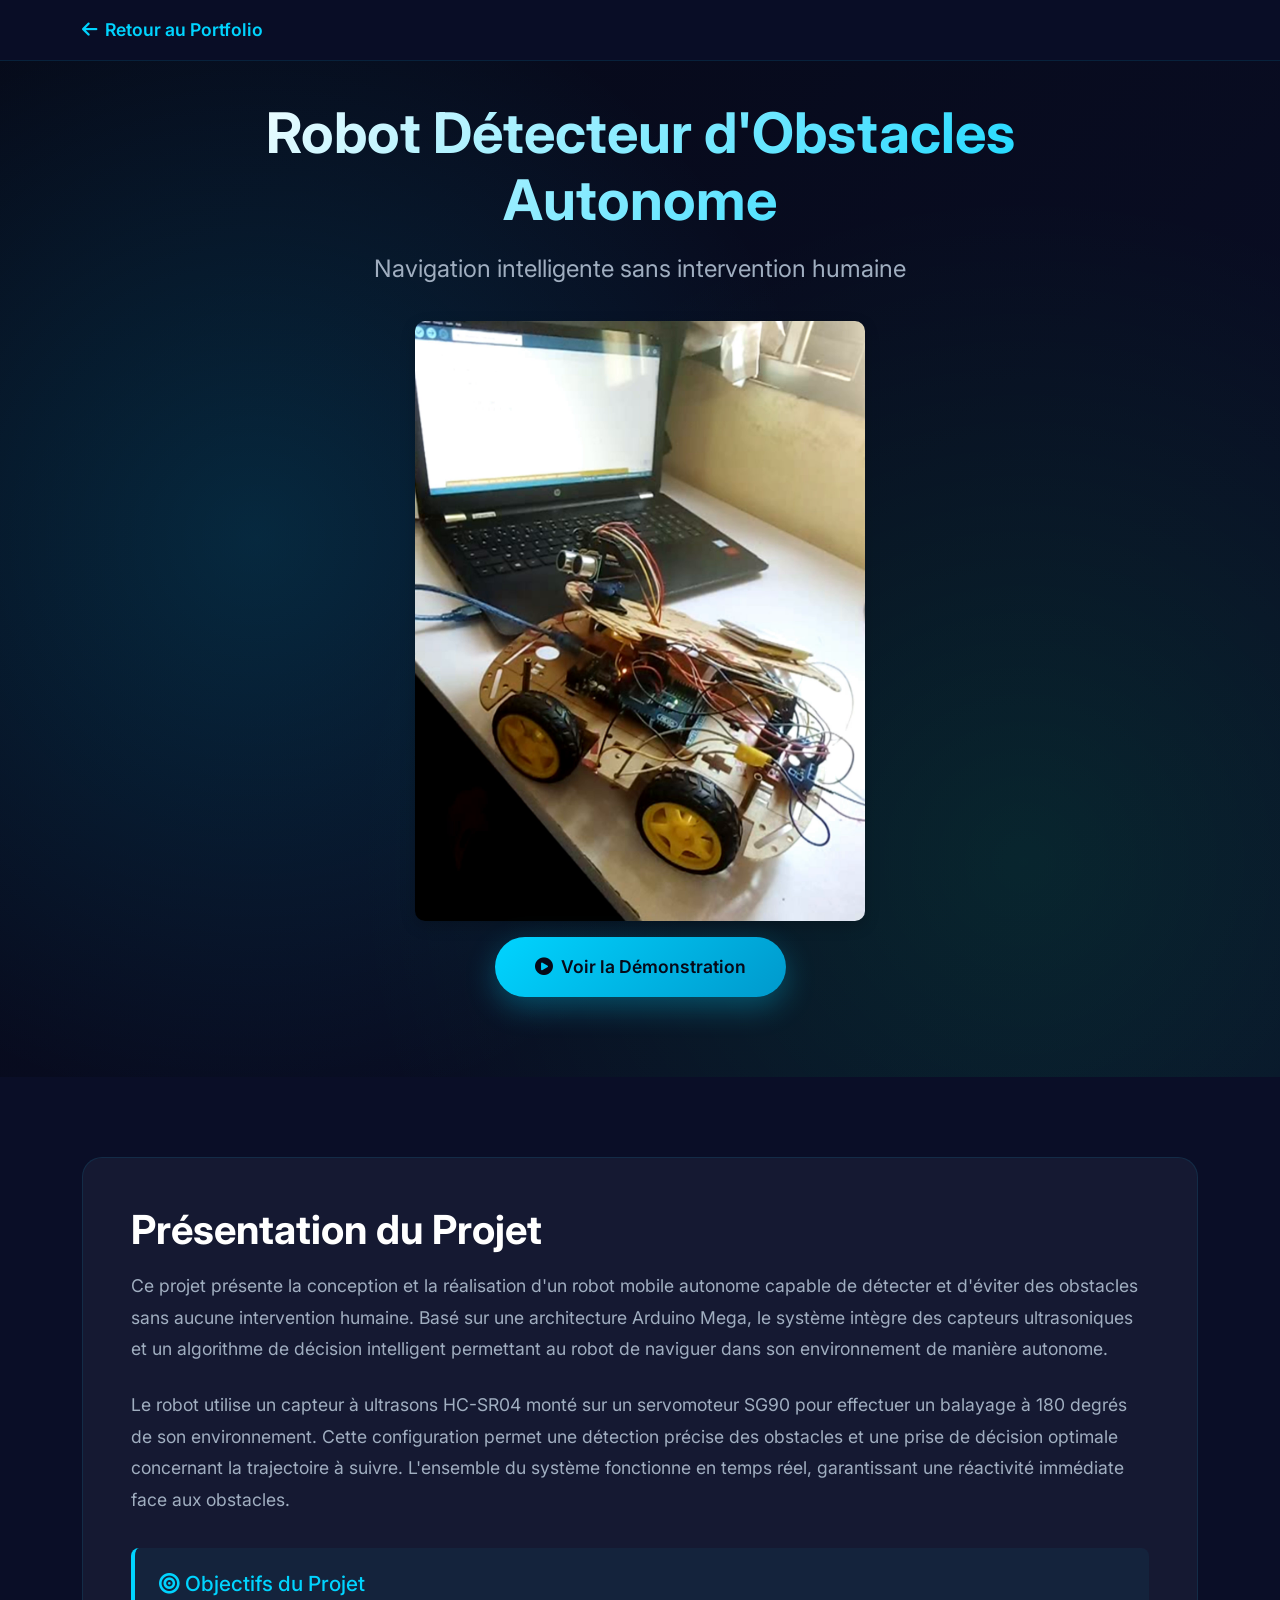
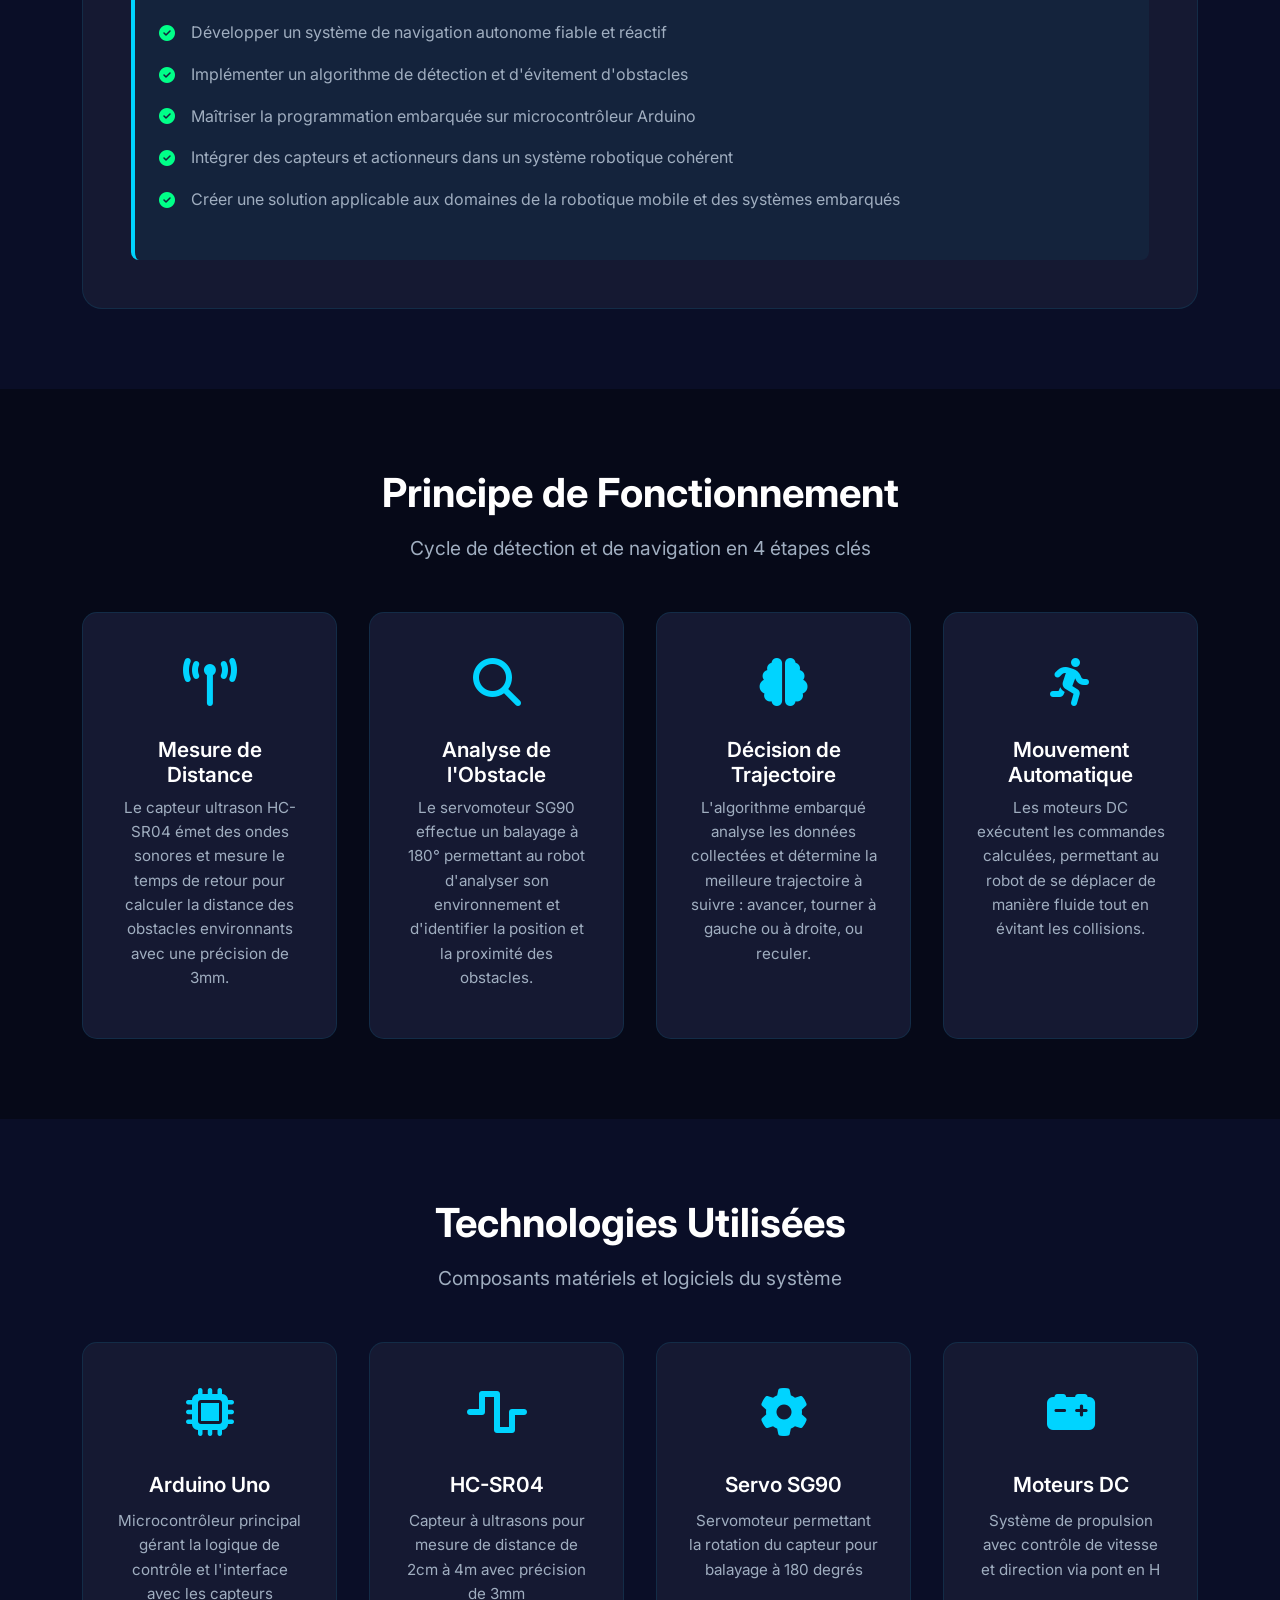
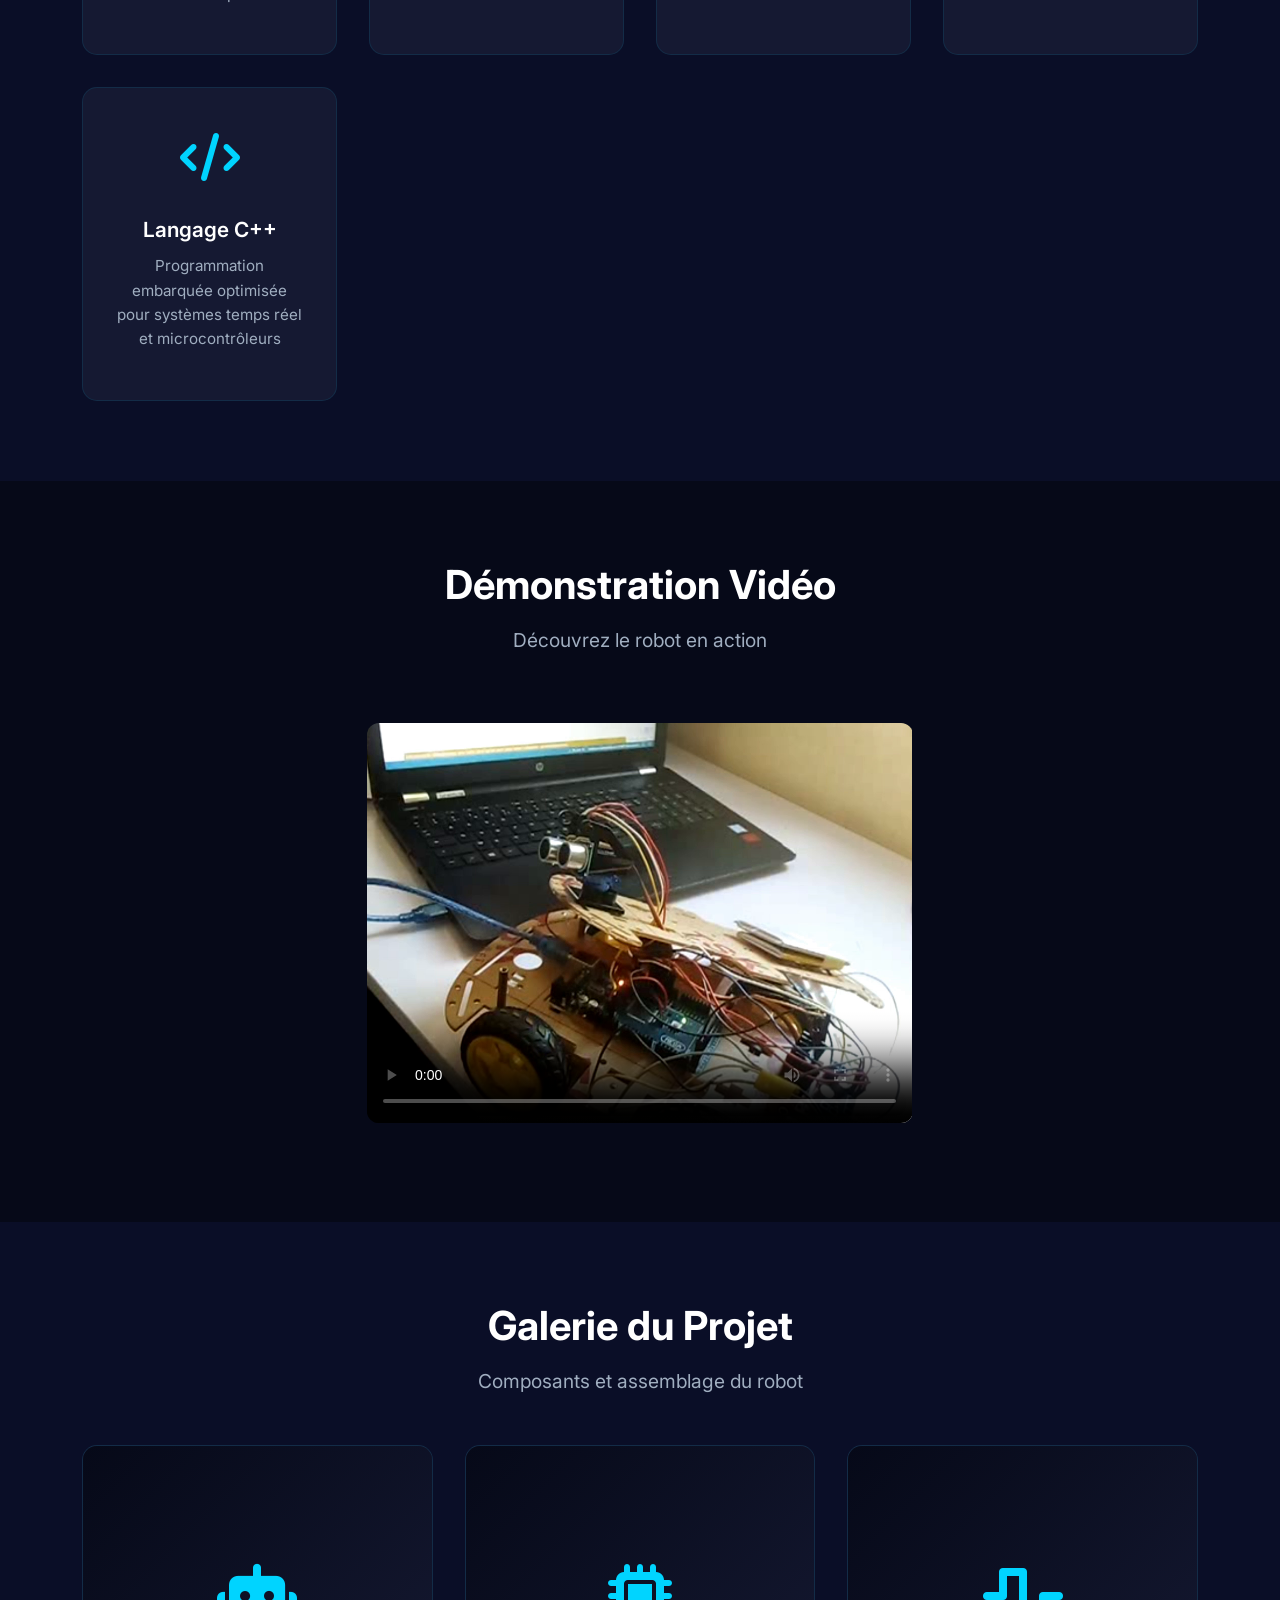
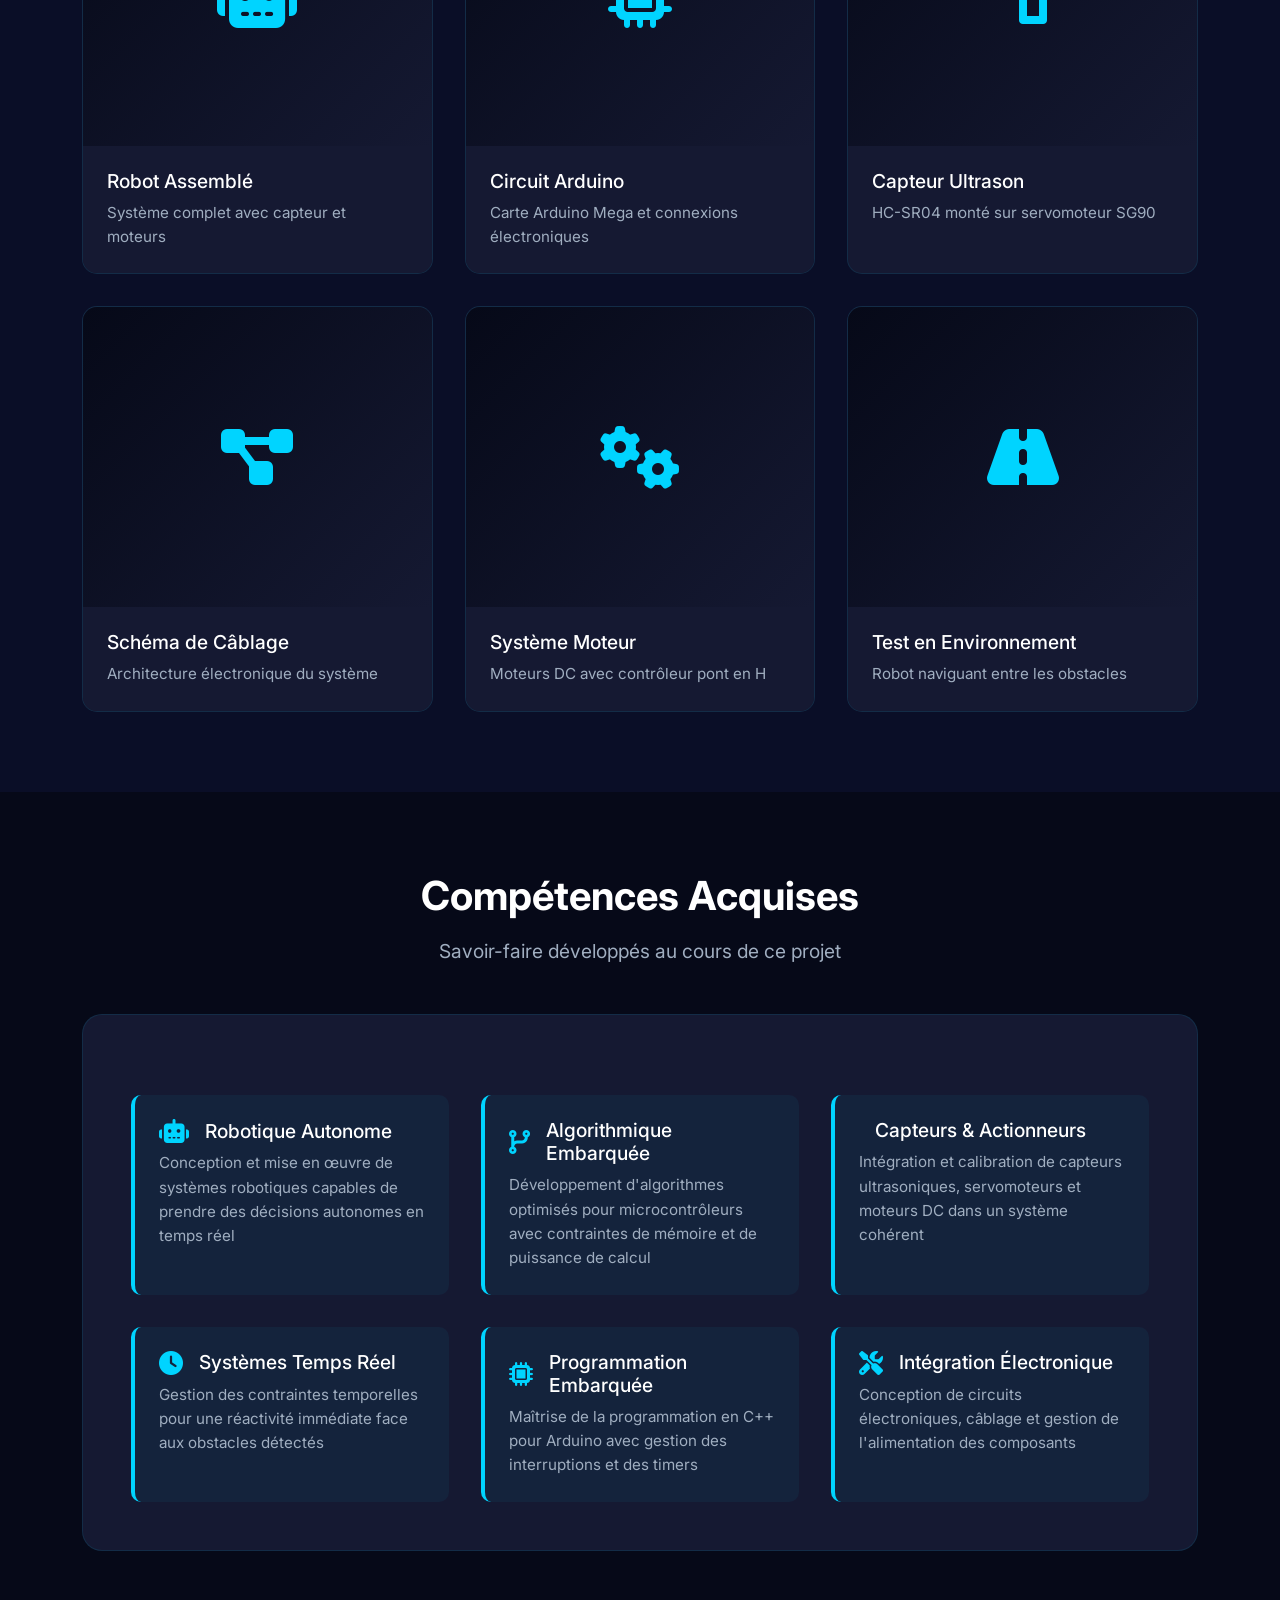
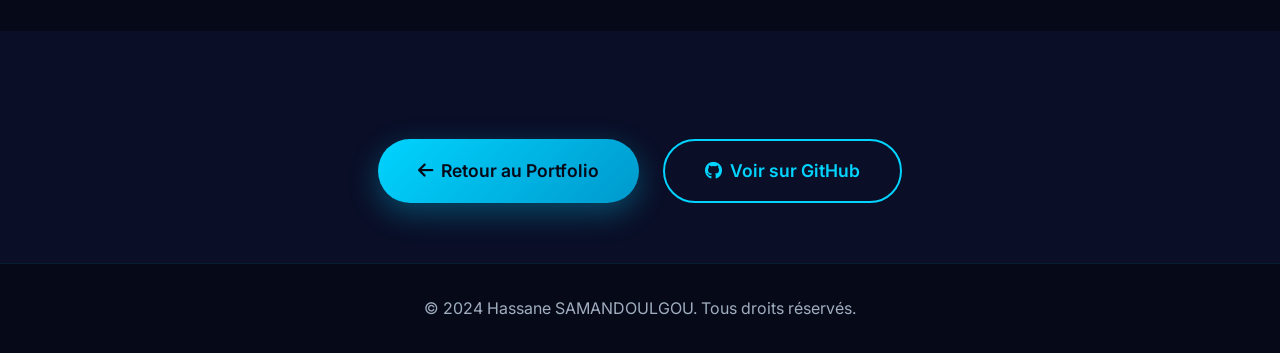
<file: projects/robot_autonome.html>
<!DOCTYPE html>
<html lang="fr">
<head>
    <meta charset="UTF-8">
    <meta name="viewport" content="width=device-width, initial-scale=1.0">
    <meta name="description" content="Robot détecteur d'obstacles autonome - Projet de robotique avec Arduino Uno et capteur ultrason">
    <title>Robot Détecteur d'Obstacles | Kader Samandoulgou</title>
    
    <!-- Bootstrap 5 -->
    <link href="https://cdnjs.cloudflare.com/ajax/libs/bootstrap/5.3.2/css/bootstrap.min.css" rel="stylesheet">
    
    <!-- Font Awesome -->
    <link href="https://cdnjs.cloudflare.com/ajax/libs/font-awesome/6.4.2/css/all.min.css" rel="stylesheet">
    
    <!-- Google Fonts -->
    <link href="https://fonts.googleapis.com/css2?family=Inter:wght@300;400;500;600;700&family=Fira+Code:wght@400;500&display=swap" rel="stylesheet">
    
    <style>
        /* ===== VARIABLES & RESET ===== */
        :root {
            --primary-color: #00d4ff;
            --secondary-color: #0099cc;
            --bg-dark: #0a0e27;
            --bg-darker: #060918;
            --bg-card: #151932;
            --text-primary: #ffffff;
            --text-secondary: #a0aec0;
            --accent-glow: rgba(0, 212, 255, 0.15);
            --success-color: #00ff88;
            --warning-color: #ffa726;
        }

        * {
            margin: 0;
            padding: 0;
            box-sizing: border-box;
        }

        body {
            font-family: 'Inter', sans-serif;
            background-color: var(--bg-dark);
            color: var(--text-primary);
            line-height: 1.6;
            overflow-x: hidden;
        }

        /* ===== SCROLLBAR ===== */
        ::-webkit-scrollbar {
            width: 10px;
        }

        ::-webkit-scrollbar-track {
            background: var(--bg-darker);
        }

        ::-webkit-scrollbar-thumb {
            background: var(--primary-color);
            border-radius: 5px;
        }

        /* ===== NAVIGATION ===== */
        .back-nav {
            position: fixed;
            top: 0;
            left: 0;
            width: 100%;
            background: rgba(10, 14, 39, 0.95);
            backdrop-filter: blur(10px);
            padding: 1rem 0;
            z-index: 1000;
            border-bottom: 1px solid rgba(0, 212, 255, 0.1);
        }

        .back-btn {
            color: var(--primary-color);
            text-decoration: none;
            font-weight: 600;
            font-size: 1.1rem;
            transition: all 0.3s ease;
            display: inline-flex;
            align-items: center;
            gap: 0.5rem;
        }

        .back-btn:hover {
            color: var(--text-primary);
            transform: translateX(-5px);
        }

        /* ===== HERO SECTION ===== */
        .project-hero {
            min-height: 80vh;
            display: flex;
            align-items: center;
            justify-content: center;
            position: relative;
            background: linear-gradient(135deg, var(--bg-darker) 0%, var(--bg-dark) 100%);
            padding-top: 100px;
            overflow: hidden;
        }

        .hero-bg {
            position: absolute;
            top: 0;
            left: 0;
            width: 100%;
            height: 100%;
            background-image: 
                radial-gradient(circle at 20% 50%, var(--accent-glow) 0%, transparent 50%),
                radial-gradient(circle at 80% 80%, rgba(0, 255, 136, 0.1) 0%, transparent 50%);
        }

        .hero-content {
            position: relative;
            z-index: 2;
            text-align: center;
            max-width: 900px;
            margin: 0 auto;
        }

        .hero-icon {
            font-size: 6rem;
            color: var(--primary-color);
            margin-bottom: 2rem;
            animation: float 3s ease-in-out infinite;
            filter: drop-shadow(0 0 30px rgba(0, 212, 255, 0.5));
        }

        @keyframes float {
            0%, 100% { transform: translateY(0px); }
            50% { transform: translateY(-20px); }
        }

        .hero-title {
            font-size: 3.5rem;
            font-weight: 700;
            margin-bottom: 1rem;
            background: linear-gradient(135deg, var(--text-primary) 0%, var(--primary-color) 100%);
            -webkit-background-clip: text;
            -webkit-text-fill-color: transparent;
            background-clip: text;
        }

        .hero-subtitle {
            font-size: 1.5rem;
            color: var(--text-secondary);
            margin-bottom: 2rem;
        }

        /* ===== HERO IMAGE ===== */
        .hero-image {
            text-align: center;    /* centre l'image */
            margin: 1rem 0;        /* espace au-dessus et en dessous */
        }

        .hero-image img {
            width: 50%;           /* taille par défaut sur PC */
            max-width: 100%;      /* ne dépasse jamais le conteneur */
            height: auto;          /* garde les proportions */
            border-radius: 10px;   /* coins arrondis */
            box-shadow: 0 5px 15px rgba(0,0,0,0.2); /* ombre légère */
        }

        .hero-placeholder {
            width: 100%;
            height: 400px;
            display: flex;
            align-items: center;
            justify-content: center;
            background: linear-gradient(135deg, var(--bg-card) 0%, var(--bg-darker) 100%);
            font-size: 5rem;
            color: var(--primary-color);
        }

        .hero-cta {
            background: linear-gradient(135deg, var(--primary-color) 0%, var(--secondary-color) 100%);
            border: none;
            padding: 1rem 2.5rem;
            font-size: 1.1rem;
            font-weight: 600;
            border-radius: 50px;
            color: var(--bg-darker);
            transition: all 0.3s ease;
            box-shadow: 0 10px 30px rgba(0, 212, 255, 0.3);
            text-decoration: none;
            display: inline-flex;
            align-items: center;
            gap: 0.5rem;
        }

        .hero-cta:hover {
            transform: translateY(-3px);
            box-shadow: 0 15px 40px rgba(0, 212, 255, 0.5);
            color: var(--bg-darker);
        }

        /* ===== SECTIONS ===== */
        section {
            padding: 80px 0;
        }

        .section-title {
            font-size: 2.5rem;
            font-weight: 700;
            margin-bottom: 1rem;
            color: var(--text-primary);
        }

        .section-subtitle {
            font-size: 1.2rem;
            color: var(--text-secondary);
            margin-bottom: 3rem;
        }

        /* ===== DESCRIPTION SECTION ===== */
        .description-card {
            background: var(--bg-card);
            border-radius: 20px;
            padding: 3rem;
            border: 1px solid rgba(0, 212, 255, 0.1);
            transition: all 0.3s ease;
        }

        .description-card:hover {
            border-color: var(--primary-color);
            box-shadow: 0 20px 40px rgba(0, 212, 255, 0.2);
        }

        .description-text {
            font-size: 1.1rem;
            color: var(--text-secondary);
            line-height: 1.8;
            margin-bottom: 1.5rem;
        }

        .highlight-box {
            background: rgba(0, 212, 255, 0.05);
            border-left: 4px solid var(--primary-color);
            padding: 1.5rem;
            border-radius: 8px;
            margin-top: 2rem;
        }

        .highlight-box h4 {
            color: var(--primary-color);
            font-size: 1.3rem;
            margin-bottom: 1rem;
        }

        .objectives-list {
            list-style: none;
            padding: 0;
        }

        .objectives-list li {
            padding: 0.5rem 0;
            color: var(--text-secondary);
            display: flex;
            align-items: flex-start;
            gap: 1rem;
        }

        .objectives-list li i {
            color: var(--success-color);
            margin-top: 0.3rem;
        }

        /* ===== FONCTIONNEMENT SECTION ===== */
        .process-grid {
            display: grid;
            grid-template-columns: repeat(auto-fit, minmax(250px, 1fr));
            gap: 2rem;
            margin-top: 3rem;
        }

        .process-step {
            background: var(--bg-card);
            border-radius: 15px;
            padding: 2rem;
            text-align: center;
            border: 1px solid rgba(0, 212, 255, 0.1);
            transition: all 0.3s ease;
            position: relative;
        }

        .process-step:hover {
            transform: translateY(-10px);
            border-color: var(--primary-color);
            box-shadow: 0 20px 40px rgba(0, 212, 255, 0.2);
        }

        .step-number {
            position: absolute;
            top: -15px;
            right: 20px;
            width: 40px;
            height: 40px;
            background: linear-gradient(135deg, var(--primary-color) 0%, var(--secondary-color) 100%);
            border-radius: 50%;
            display: flex;
            align-items: center;
            justify-content: center;
            font-weight: 700;
            color: var(--bg-darker);
            font-size: 1.2rem;
        }

        .step-icon {
            font-size: 3rem;
            color: var(--primary-color);
            margin-bottom: 1rem;
        }

        .step-title {
            font-size: 1.3rem;
            font-weight: 600;
            color: var(--text-primary);
            margin-bottom: 0.5rem;
        }

        .step-description {
            font-size: 0.95rem;
            color: var(--text-secondary);
        }

        /* ===== TECHNOLOGIES SECTION ===== */
        .tech-grid {
            display: grid;
            grid-template-columns: repeat(auto-fit, minmax(200px, 1fr));
            gap: 2rem;
        }

        .tech-card {
            background: var(--bg-card);
            border-radius: 15px;
            padding: 2rem;
            text-align: center;
            border: 1px solid rgba(0, 212, 255, 0.1);
            transition: all 0.3s ease;
        }

        .tech-card:hover {
            transform: translateY(-10px);
            border-color: var(--primary-color);
            box-shadow: 0 20px 40px rgba(0, 212, 255, 0.2);
        }

        .tech-icon {
            font-size: 3rem;
            color: var(--primary-color);
            margin-bottom: 1rem;
        }

        .tech-name {
            font-size: 1.3rem;
            font-weight: 600;
            color: var(--text-primary);
            margin-bottom: 0.5rem;
        }

        .tech-description {
            font-size: 0.95rem;
            color: var(--text-secondary);
        }

        /* ===== VIDEO SECTION ===== */
        .video-container {
            max-width: 720px;   /* au lieu de 900px */
            margin: 0 auto;
            padding: 1.2rem;
        }


        .project-video {
            width: 80%;           /* largeur réduite */
            max-width: 720px;     /* limite largeur */
            height: auto;         /* garde les proportions */
            max-height: 400px;    /* limite hauteur */
            border-radius: 12px;
            display: block;
            margin: 0 auto;
            object-fit: cover;    /* optionnel, pour remplir sans déformer */
    }


        .video-placeholder {
            width: 100%;
            height: 500px;
            display: flex;
            flex-direction: column;
            align-items: center;
            justify-content: center;
            background: linear-gradient(135deg, var(--bg-darker) 0%, var(--bg-card) 100%);
            border-radius: 15px;
        }

        .video-placeholder i {
            font-size: 5rem;
            color: var(--primary-color);
            margin-bottom: 1rem;
        }

        /* ===== GALLERY SECTION ===== */
        .gallery-grid {
            display: grid;
            grid-template-columns: repeat(auto-fit, minmax(300px, 1fr));
            gap: 2rem;
        }

        .gallery-item {
            position: relative;
            border-radius: 15px;
            overflow: hidden;
            cursor: pointer;
            transition: all 0.3s ease;
            background: var(--bg-card);
            border: 1px solid rgba(0, 212, 255, 0.1);
        }

        .gallery-item:hover {
            transform: translateY(-10px);
            box-shadow: 0 20px 40px rgba(0, 212, 255, 0.3);
            border-color: var(--primary-color);
        }

        .gallery-placeholder {
            width: 100%;
            height: 300px;
            display: flex;
            align-items: center;
            justify-content: center;
            background: linear-gradient(135deg, var(--bg-darker) 0%, var(--bg-card) 100%);
            font-size: 4rem;
            color: var(--primary-color);
        }

        .gallery-caption {
            padding: 1.5rem;
            background: var(--bg-card);
        }

        .gallery-caption h5 {
            color: var(--text-primary);
            font-size: 1.2rem;
            margin-bottom: 0.5rem;
        }

        .gallery-caption p {
            color: var(--text-secondary);
            font-size: 0.95rem;
            margin: 0;
        }

        /* ===== SKILLS SECTION ===== */
        .skills-container {
            background: var(--bg-card);
            border-radius: 20px;
            padding: 3rem;
            border: 1px solid rgba(0, 212, 255, 0.1);
        }

        .skills-grid {
            display: grid;
            grid-template-columns: repeat(auto-fit, minmax(250px, 1fr));
            gap: 2rem;
            margin-top: 2rem;
        }

        .skill-item {
            background: rgba(0, 212, 255, 0.05);
            padding: 1.5rem;
            border-radius: 10px;
            border-left: 4px solid var(--primary-color);
            transition: all 0.3s ease;
        }

        .skill-item:hover {
            background: rgba(0, 212, 255, 0.1);
            transform: translateX(10px);
        }

        .skill-item i {
            color: var(--primary-color);
            margin-right: 1rem;
            font-size: 1.5rem;
        }

        .skill-item h5 {
            color: var(--text-primary);
            font-size: 1.2rem;
            margin-bottom: 0.5rem;
            display: flex;
            align-items: center;
        }

        .skill-item p {
            color: var(--text-secondary);
            font-size: 0.95rem;
            margin: 0;
        }

        /* ===== ACTION BUTTONS ===== */
        .action-buttons {
            display: flex;
            gap: 1.5rem;
            justify-content: center;
            flex-wrap: wrap;
            margin-top: 3rem;
        }

        .btn-primary-custom {
            background: linear-gradient(135deg, var(--primary-color) 0%, var(--secondary-color) 100%);
            border: none;
            padding: 1rem 2.5rem;
            font-size: 1.1rem;
            font-weight: 600;
            border-radius: 50px;
            color: var(--bg-darker);
            transition: all 0.3s ease;
            box-shadow: 0 10px 30px rgba(0, 212, 255, 0.3);
            text-decoration: none;
            display: inline-flex;
            align-items: center;
            gap: 0.5rem;
        }

        .btn-primary-custom:hover {
            transform: translateY(-3px);
            box-shadow: 0 15px 40px rgba(0, 212, 255, 0.5);
            color: var(--bg-darker);
        }

        .btn-outline-custom {
            border: 2px solid var(--primary-color);
            color: var(--primary-color);
            padding: 1rem 2.5rem;
            font-size: 1.1rem;
            font-weight: 600;
            border-radius: 50px;
            background: transparent;
            transition: all 0.3s ease;
            text-decoration: none;
            display: inline-flex;
            align-items: center;
            gap: 0.5rem;
        }

        .btn-outline-custom:hover {
            background: var(--primary-color);
            color: var(--bg-darker);
            transform: translateY(-3px);
        }

        /* ===== FOOTER ===== */
        footer {
            background: var(--bg-darker);
            padding: 2rem 0;
            text-align: center;
            border-top: 1px solid rgba(0, 212, 255, 0.1);
        }

        footer p {
            color: var(--text-secondary);
            margin: 0;
        }

        /* ===== ANIMATIONS ===== */
        .fade-in {
            opacity: 0;
            transform: translateY(30px);
            transition: all 0.6s ease;
        }

        .fade-in.visible {
            opacity: 1;
            transform: translateY(0);
        }

        /* ===== RESPONSIVE ===== */
        @media (max-width: 768px) {
            .hero-title {
                font-size: 2.5rem;
            }

            .hero-subtitle {
                font-size: 1.2rem;
            }

            .hero-icon {
                font-size: 4rem;
            }

            .hero-placeholder {
                height: 300px;
            }

            .section-title {
                font-size: 2rem;
            }

            .description-card,
            .skills-container {
                padding: 2rem;
            }

            .process-grid,
            .tech-grid,
            .gallery-grid,
            .skills-grid {
                grid-template-columns: 1fr;
            }

            .action-buttons {
                flex-direction: column;
            }

            .btn-primary-custom,
            .btn-outline-custom {
                width: 100%;
                justify-content: center;
            }

        .video-container {
            max-width: 900px;
            margin: 0 auto;
        }

        .project-video {
            width: 100%;
            height: auto;
            background: #000;
            border-radius: 12px;
        }

        }
    </style>
</head>
<body>

    <!-- ===== NAVIGATION ===== -->
    <nav class="back-nav">
        <div class="container">
            <a href="../index.html#projects" class="back-btn">
                <i class="fas fa-arrow-left"></i>
                Retour au Portfolio
            </a>
        </div>
    </nav>

    <!-- ===== HERO SECTION ===== -->
    <section class="project-hero">
        <div class="hero-bg"></div>
        <div class="container">
            <div class="hero-content">
                <h1 class="hero-title">Robot Détecteur d'Obstacles Autonome</h1>
                <p class="hero-subtitle">Navigation intelligente sans intervention humaine</p>
                
                <div class="hero-image">
                    <img src="../assets/robot_autonome/image.png" alt="Robot détecteur d'obstacles">
                </div>

                <a href="#video" class="hero-cta">
                    <i class="fas fa-play-circle"></i>
                    Voir la Démonstration
                </a>
            </div>
        </div>
    </section>

    <!-- ===== DESCRIPTION SECTION ===== -->
    <section id="description">
        <div class="container">
            <div class="description-card fade-in">
                <h2 class="section-title">Présentation du Projet</h2>
                
                <p class="description-text">
                    Ce projet présente la conception et la réalisation d'un robot mobile autonome capable de 
                    détecter et d'éviter des obstacles sans aucune intervention humaine. Basé sur une architecture 
                    Arduino Mega, le système intègre des capteurs ultrasoniques et un algorithme de décision intelligent 
                    permettant au robot de naviguer dans son environnement de manière autonome.
                </p>

                <p class="description-text">
                    Le robot utilise un capteur à ultrasons HC-SR04 monté sur un servomoteur SG90 pour effectuer 
                    un balayage à 180 degrés de son environnement. Cette configuration permet une détection précise 
                    des obstacles et une prise de décision optimale concernant la trajectoire à suivre. L'ensemble 
                    du système fonctionne en temps réel, garantissant une réactivité immédiate face aux obstacles.
                </p>

                <div class="highlight-box">
                    <h4><i class="fas fa-bullseye"></i> Objectifs du Projet</h4>
                    <ul class="objectives-list">
                        <li>
                            <i class="fas fa-check-circle"></i>
                            <span>Développer un système de navigation autonome fiable et réactif</span>
                        </li>
                        <li>
                            <i class="fas fa-check-circle"></i>
                            <span>Implémenter un algorithme de détection et d'évitement d'obstacles</span>
                        </li>
                        <li>
                            <i class="fas fa-check-circle"></i>
                            <span>Maîtriser la programmation embarquée sur microcontrôleur Arduino</span>
                        </li>
                        <li>
                            <i class="fas fa-check-circle"></i>
                            <span>Intégrer des capteurs et actionneurs dans un système robotique cohérent</span>
                        </li>
                        <li>
                            <i class="fas fa-check-circle"></i>
                            <span>Créer une solution applicable aux domaines de la robotique mobile et des systèmes embarqués</span>
                        </li>
                    </ul>
                </div>

            </div>
        </div>
    </section>

    <!-- ===== FONCTIONNEMENT SECTION ===== -->
    <section id="fonctionnement" style="background: var(--bg-darker);">
        <div class="container">
            <h2 class="section-title text-center fade-in">Principe de Fonctionnement</h2>
            <p class="section-subtitle text-center fade-in">
                Cycle de détection et de navigation en 4 étapes clés
            </p>

            <div class="process-grid">
                <!-- Step 1 -->
                <div class="process-step fade-in">
                    <div class="step-icon">
                        <i class="fas fa-broadcast-tower"></i>
                    </div>
                    <h3 class="step-title">Mesure de Distance</h3>
                    <p class="step-description">
                        Le capteur ultrason HC-SR04 émet des ondes sonores et mesure le temps de retour 
                        pour calculer la distance des obstacles environnants avec une précision de 3mm.
                    </p>
                </div>

                <!-- Step 2 -->
                <div class="process-step fade-in">
                    <div class="step-icon">
                        <i class="fas fa-search"></i>
                    </div>
                    <h3 class="step-title">Analyse de l'Obstacle</h3>
                    <p class="step-description">
                        Le servomoteur SG90 effectue un balayage à 180° permettant au robot d'analyser 
                        son environnement et d'identifier la position et la proximité des obstacles.
                    </p>
                </div>

                <!-- Step 3 -->
                <div class="process-step fade-in">
                    <div class="step-icon">
                        <i class="fas fa-brain"></i>
                    </div>
                    <h3 class="step-title">Décision de Trajectoire</h3>
                    <p class="step-description">
                        L'algorithme embarqué analyse les données collectées et détermine la meilleure 
                        trajectoire à suivre : avancer, tourner à gauche ou à droite, ou reculer.
                    </p>
                </div>

                <!-- Step 4 -->
                <div class="process-step fade-in">
                    <div class="step-icon">
                        <i class="fas fa-running"></i>
                    </div>
                    <h3 class="step-title">Mouvement Automatique</h3>
                    <p class="step-description">
                        Les moteurs DC exécutent les commandes calculées, permettant au robot de se 
                        déplacer de manière fluide tout en évitant les collisions.
                    </p>
                </div>
            </div>
        </div>
    </section>

    <!-- ===== TECHNOLOGIES SECTION ===== -->
    <section id="technologies">
        <div class="container">
            <h2 class="section-title text-center fade-in">Technologies Utilisées</h2>
            <p class="section-subtitle text-center fade-in">
                Composants matériels et logiciels du système
            </p>
            
            <div class="tech-grid">
                <!-- Tech 1: Arduino Uno -->
                <div class="tech-card fade-in">
                    <div class="tech-icon">
                        <i class="fas fa-microchip"></i>
                    </div>
                    <div class="tech-name">Arduino Uno</div>
                    <p class="tech-description">
                        Microcontrôleur principal gérant la logique de contrôle et l'interface avec les capteurs
                    </p>
                </div>

                <!-- Tech 2: Capteur Ultrason -->
                <div class="tech-card fade-in">
                    <div class="tech-icon">
                        <i class="fas fa-wave-square"></i>
                    </div>
                    <div class="tech-name">HC-SR04</div>
                    <p class="tech-description">
                        Capteur à ultrasons pour mesure de distance de 2cm à 4m avec précision de 3mm
                    </p>
                </div>

                <!-- Tech 3: Servo Moteur -->
                <div class="tech-card fade-in">
                    <div class="tech-icon">
                        <i class="fas fa-cog"></i>
                    </div>
                    <div class="tech-name">Servo SG90</div>
                    <p class="tech-description">
                        Servomoteur permettant la rotation du capteur pour balayage à 180 degrés
                    </p>
                </div>

                <!-- Tech 4: Moteurs DC -->
                <div class="tech-card fade-in">
                    <div class="tech-icon">
                        <i class="fas fa-car-battery"></i>
                    </div>
                    <div class="tech-name">Moteurs DC</div>
                    <p class="tech-description">
                        Système de propulsion avec contrôle de vitesse et direction via pont en H
                    </p>
                </div>

                <!-- Tech 5: Programmation C -->
                <div class="tech-card fade-in">
                    <div class="tech-icon">
                        <i class="fas fa-code"></i>
                    </div>
                    <div class="tech-name">Langage C++</div>
                    <p class="tech-description">
                        Programmation embarquée optimisée pour systèmes temps réel et microcontrôleurs
                    </p>
                </div>
            </div>
        </div>
    </section>

    <!-- ===== VIDEO SECTION ===== -->
    <section id="video" style="background: var(--bg-darker);">
        <div class="container">
            <h2 class="section-title text-center fade-in">Démonstration Vidéo</h2>
            <p class="section-subtitle text-center fade-in">Découvrez le robot en action</p>

            <div class="video-container fade-in">
            <video class="project-video"
                       controls
                       preload="metadata"
                       playsinline
                       poster="../assets/robot_autonome/image.png">
                    <source src="../assets/robot_autonome/robot_mobile.mp4" type="video/mp4">
                    Votre navigateur ne supporte pas la lecture de vidéos HTML5.
                </video>
                
            </div>
        </div>
    </section>

    <!-- ===== GALLERY SECTION ===== -->
    <section id="gallery">
        <div class="container">
            <h2 class="section-title text-center fade-in">Galerie du Projet</h2>
            <p class="section-subtitle text-center fade-in">Composants et assemblage du robot</p>
            
            <div class="gallery-grid">
                <!-- Gallery Item 1 -->
                <div class="gallery-item fade-in">
                    <div class="gallery-placeholder">
                        <i class="fas fa-robot"></i>
                    </div>
                    <div class="gallery-caption">
                        <h5>Robot Assemblé</h5>
                        <p>Système complet avec capteur et moteurs</p>
                    </div>
                </div>

                <!-- Gallery Item 2 -->
                <div class="gallery-item fade-in">
                    <div class="gallery-placeholder">
                        <i class="fas fa-microchip"></i>
                    </div>
                    <div class="gallery-caption">
                        <h5>Circuit Arduino</h5>
                        <p>Carte Arduino Mega et connexions électroniques</p>
                    </div>
                </div>

                <!-- Gallery Item 3 -->
                <div class="gallery-item fade-in">
                    <div class="gallery-placeholder">
                        <i class="fas fa-wave-square"></i>
                    </div>
                    <div class="gallery-caption">
                        <h5>Capteur Ultrason</h5>
                        <p>HC-SR04 monté sur servomoteur SG90</p>
                    </div>
                </div>

                <!-- Gallery Item 4 -->
                <div class="gallery-item fade-in">
                    <div class="gallery-placeholder">
                        <i class="fas fa-project-diagram"></i>
                    </div>
                    <div class="gallery-caption">
                        <h5>Schéma de Câblage</h5>
                        <p>Architecture électronique du système</p>
                    </div>
                </div>

                <!-- Gallery Item 5 -->
                <div class="gallery-item fade-in">
                    <div class="gallery-placeholder">
                        <i class="fas fa-cogs"></i>
                    </div>
                    <div class="gallery-caption">
                        <h5>Système Moteur</h5>
                        <p>Moteurs DC avec contrôleur pont en H</p>
                    </div>
                </div>

                <!-- Gallery Item 6 -->
                <div class="gallery-item fade-in">
                    <div class="gallery-placeholder">
                        <i class="fas fa-road"></i>
                    </div>
                    <div class="gallery-caption">
                        <h5>Test en Environnement</h5>
                        <p>Robot naviguant entre les obstacles</p>
                    </div>
                </div>
            </div>
        </div>
    </section>

    <!-- ===== SKILLS SECTION ===== -->
    <section id="skills" style="background: var(--bg-darker);">
        <div class="container">
            <h2 class="section-title text-center fade-in">Compétences Acquises</h2>
            <p class="section-subtitle text-center fade-in">
                Savoir-faire développés au cours de ce projet
            </p>

            <div class="skills-container fade-in">
                <div class="skills-grid">
                    <!-- Skill 1 -->
                    <div class="skill-item">
                        <h5>
                            <i class="fas fa-robot"></i>
                            Robotique Autonome
                        </h5>
                        <p>
                            Conception et mise en œuvre de systèmes robotiques capables de prendre 
                            des décisions autonomes en temps réel
                        </p>
                    </div>

                    <!-- Skill 2 -->
                    <div class="skill-item">
                        <h5>
                            <i class="fas fa-code-branch"></i>
                            Algorithmique Embarquée
                        </h5>
                        <p>
                            Développement d'algorithmes optimisés pour microcontrôleurs avec 
                            contraintes de mémoire et de puissance de calcul
                        </p>
                    </div>

                    <!-- Skill 3 -->
                    <div class="skill-item">
                        <h5>
                            <i class="fas fa-sensor"></i>
                            Capteurs & Actionneurs
                        </h5>
                        <p>
                            Intégration et calibration de capteurs ultrasoniques, servomoteurs 
                            et moteurs DC dans un système cohérent
                        </p>
                    </div>

                    <!-- Skill 4 -->
                    <div class="skill-item">
                        <h5>
                            <i class="fas fa-clock"></i>
                            Systèmes Temps Réel
                        </h5>
                        <p>
                            Gestion des contraintes temporelles pour une réactivité immédiate 
                            face aux obstacles détectés
                        </p>
                    </div>

                    <!-- Skill 5 -->
                    <div class="skill-item">
                        <h5>
                            <i class="fas fa-microchip"></i>
                            Programmation Embarquée
                        </h5>
                        <p>
                            Maîtrise de la programmation en C++ pour Arduino avec gestion des 
                            interruptions et des timers
                        </p>
                    </div>

                    <!-- Skill 6 -->
                    <div class="skill-item">
                        <h5>
                            <i class="fas fa-tools"></i>
                            Intégration Électronique
                        </h5>
                        <p>
                            Conception de circuits électroniques, câblage et gestion de 
                            l'alimentation des composants
                        </p>
                    </div>
                </div>
            </div>
        </div>
    </section>

    <!-- ===== ACTION BUTTONS ===== -->
    <section id="actions" style="padding: 60px 0;">
        <div class="container">
            <div class="action-buttons fade-in">
                <a href="../index.html#projects" class="btn-primary-custom">
                    <i class="fas fa-arrow-left"></i>
                    Retour au Portfolio
                </a>
                <a href="https://github.com/SamKader/Robot.git" class="btn-outline-custom" target="_blank">
                    <i class="fab fa-github"></i>
                    Voir sur GitHub
                </a>
            </div>
        </div>
    </section>

    <!-- ===== FOOTER ===== -->
    <footer>
        <div class="container">
            <p>&copy; 2024 Hassane SAMANDOULGOU. Tous droits réservés.</p>
        </div>
    </footer>

    <!-- Bootstrap JS -->
    <script src="https://cdnjs.cloudflare.com/ajax/libs/bootstrap/5.3.2/js/bootstrap.bundle.min.js"></script>

    <!-- Custom JS -->
    <script>
        // Intersection Observer pour les animations fade-in
        const observerOptions = {
            threshold: 0.1,
            rootMargin: '0px 0px -50px 0px'
        };

        const observer = new IntersectionObserver(function(entries) {
            entries.forEach(entry => {
                if (entry.isIntersecting) {
                    entry.target.classList.add('visible');
                }
            });
        }, observerOptions);

        // Observer tous les éléments avec la classe fade-in
        document.querySelectorAll('.fade-in').forEach(element => {
            observer.observe(element);
        });

        // Smooth scroll pour les ancres
        document.querySelectorAll('a[href^="#"]').forEach(anchor => {
            anchor.addEventListener('click', function(e) {
                e.preventDefault();
                const target = document.querySelector(this.getAttribute('href'));
                if (target) {
                    target.scrollIntoView({
                        behavior: 'smooth',
                        block: 'start'
                    });
                }
            });
        });

        // Effet de clic sur les images de la galerie
        document.querySelectorAll('.gallery-item').forEach(item => {
            item.addEventListener('click', function() {
                console.log('Image cliquée:', this.querySelector('h5').textContent);
            });
        });
    </script>

</body>
</html>
</file>
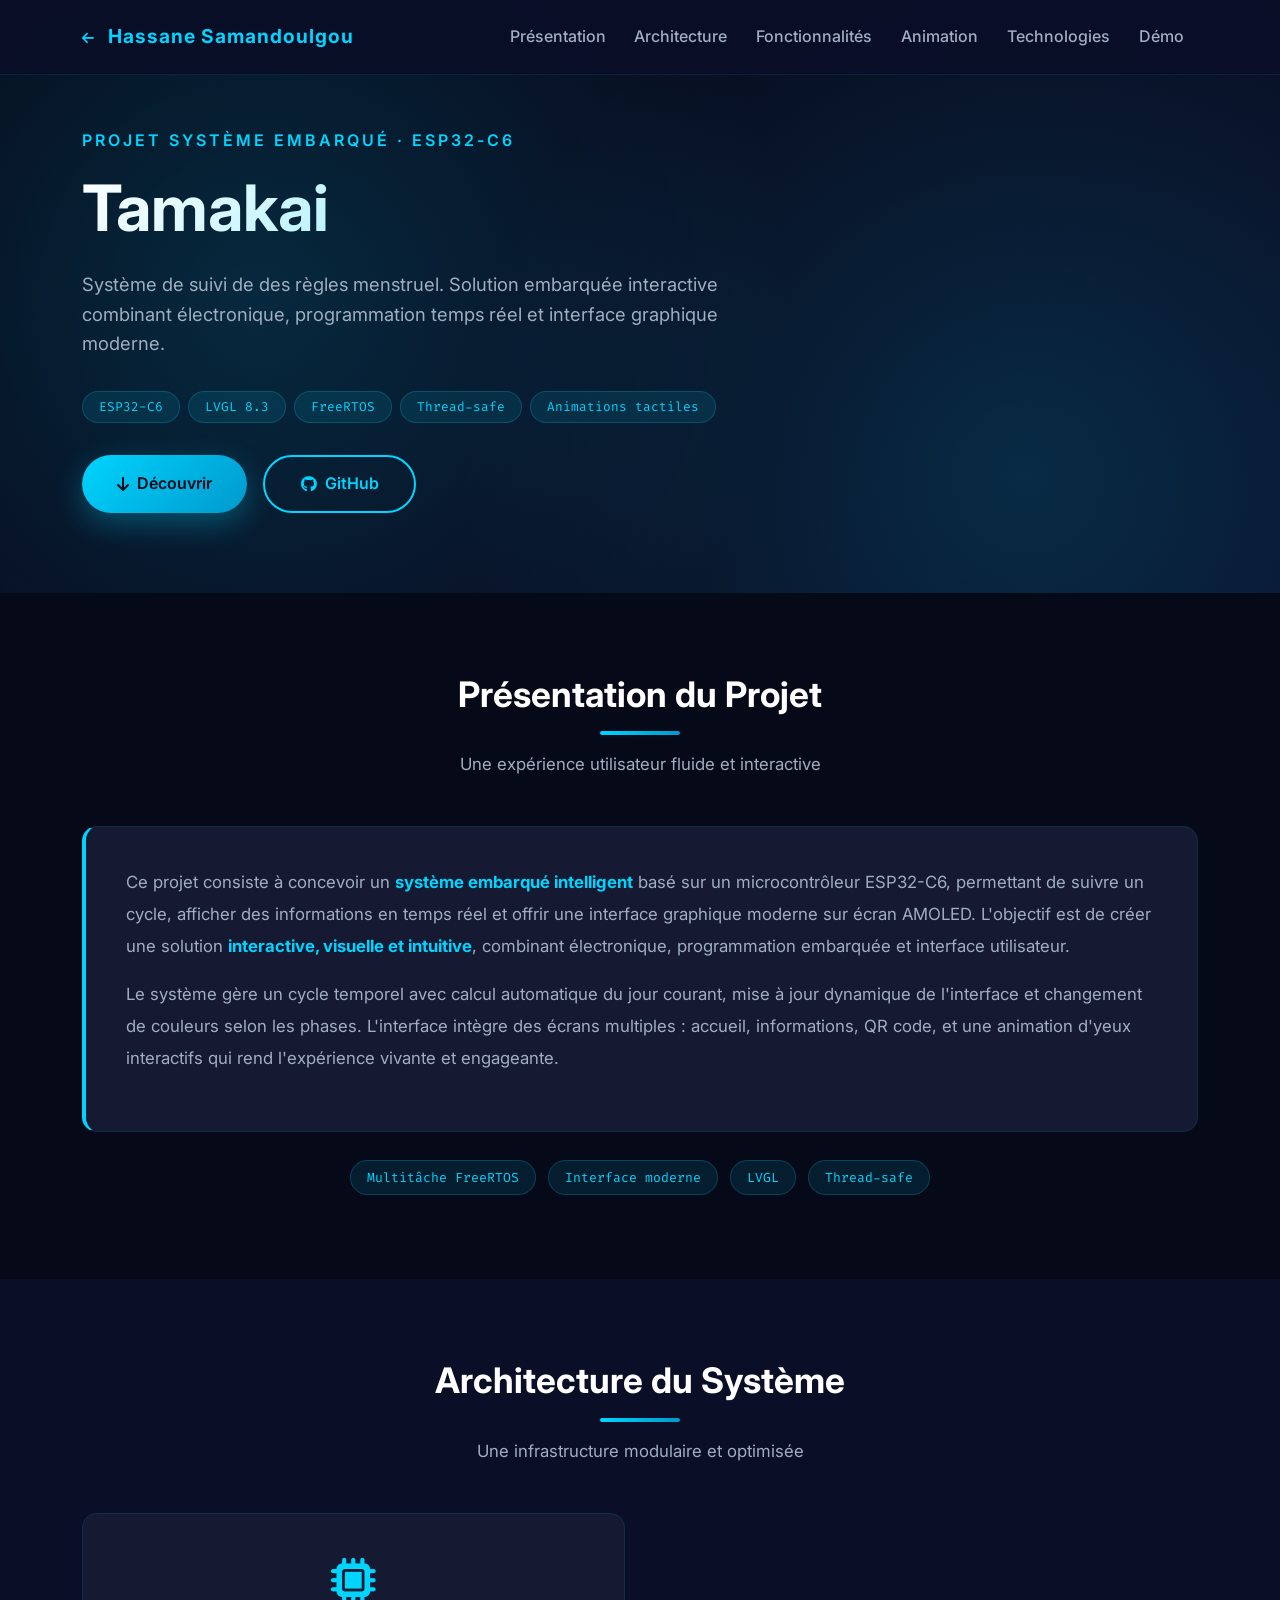
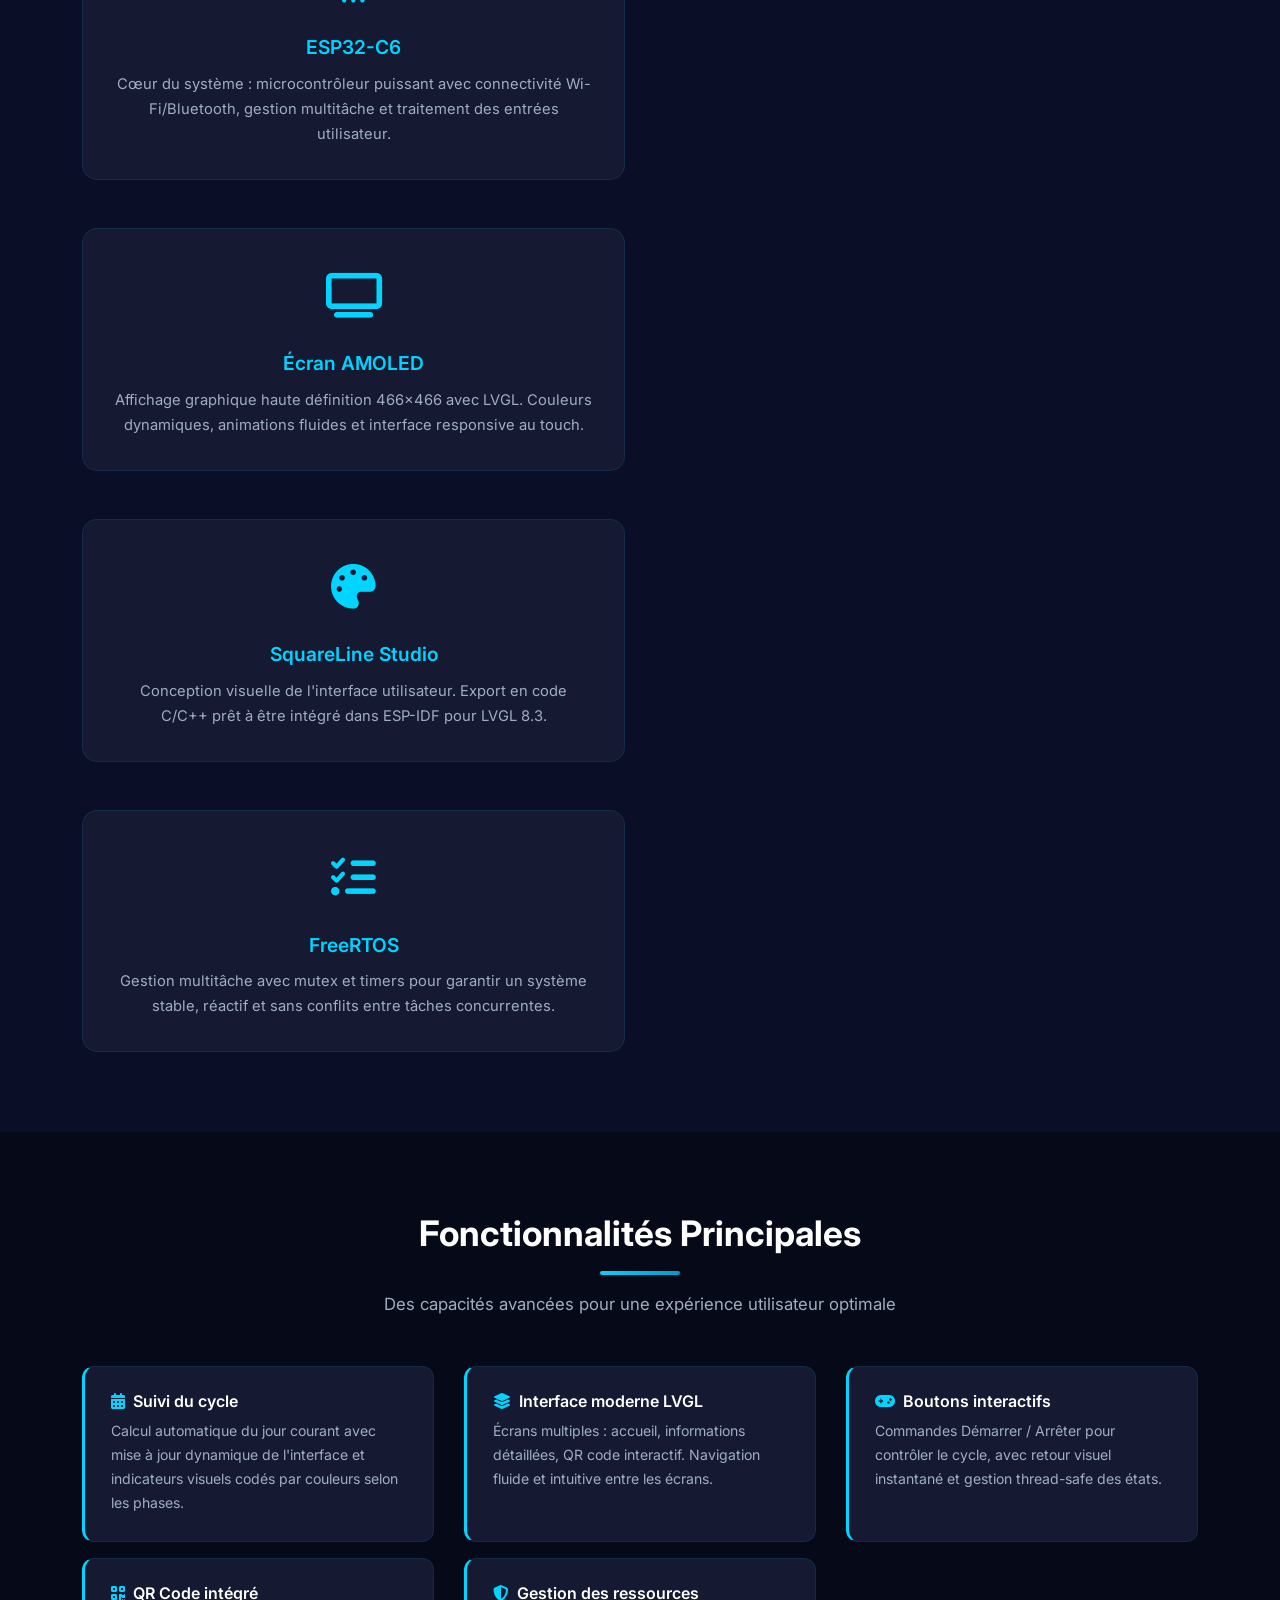
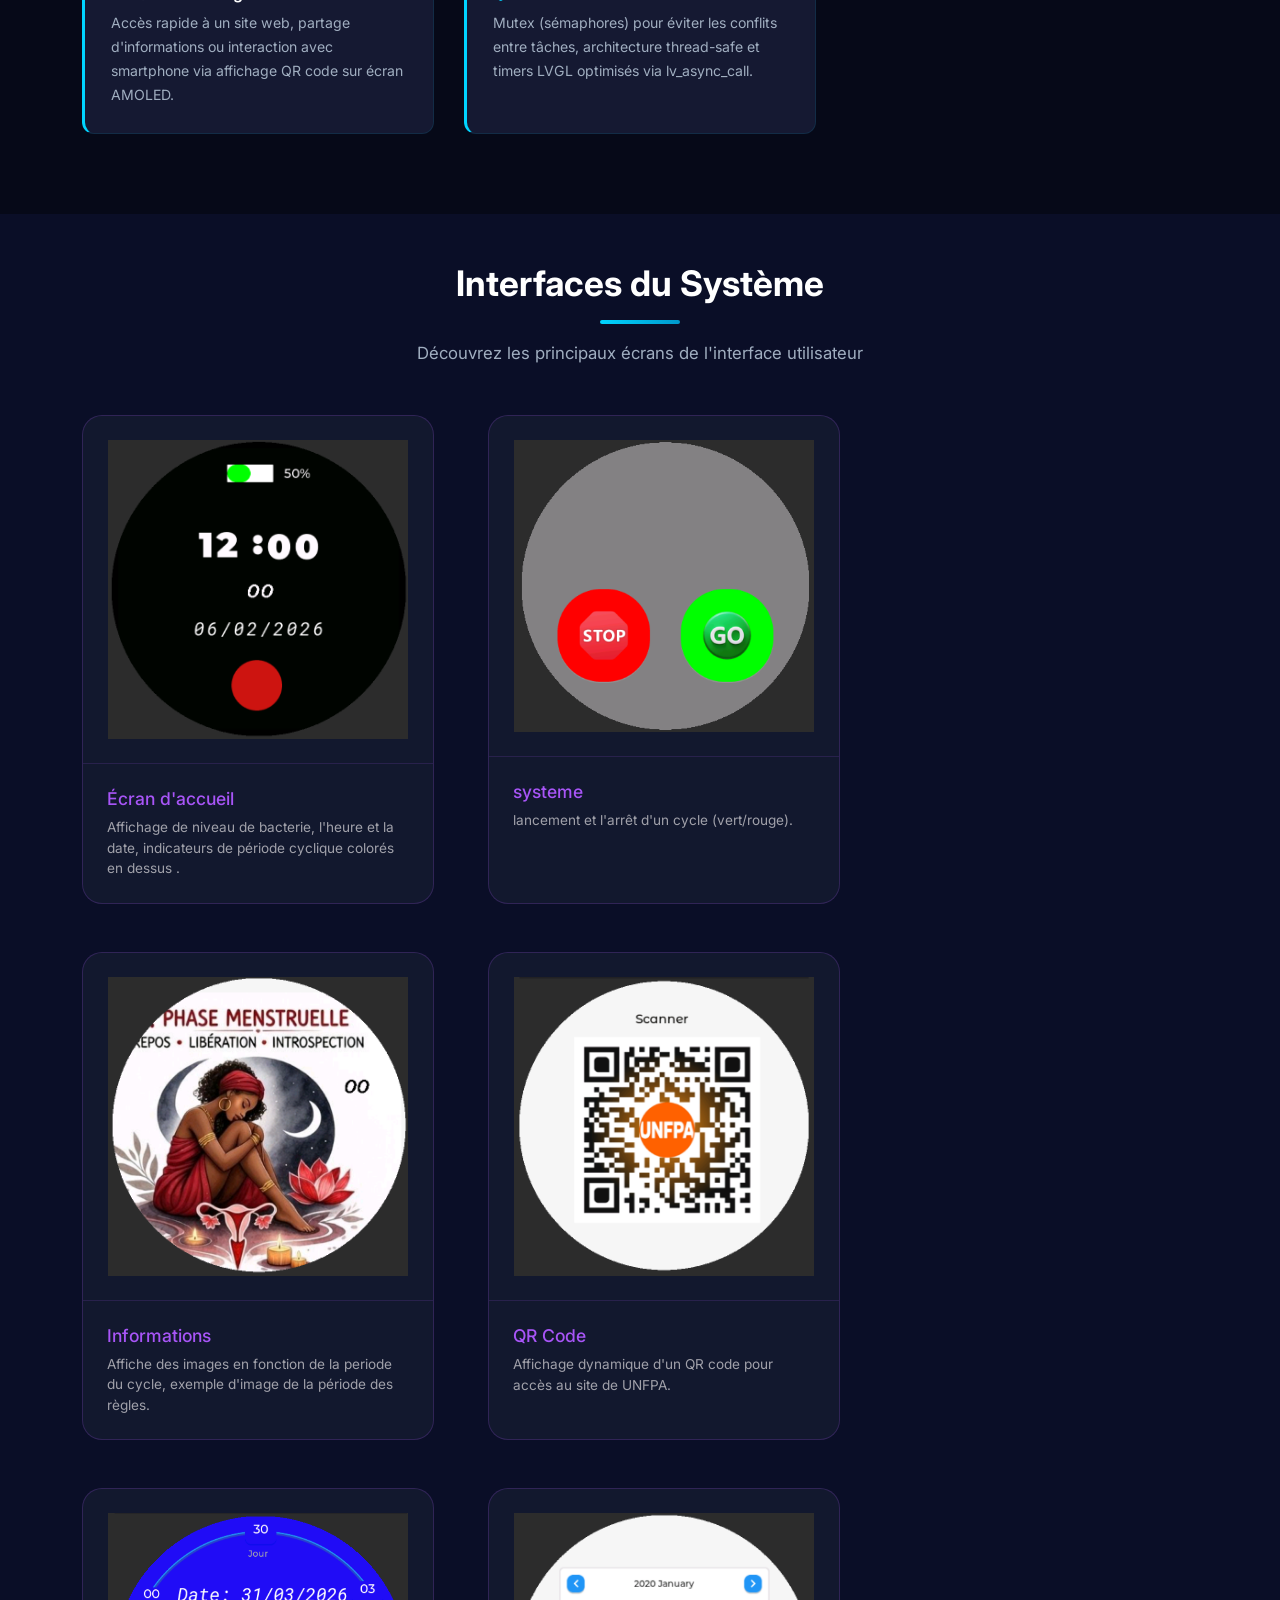
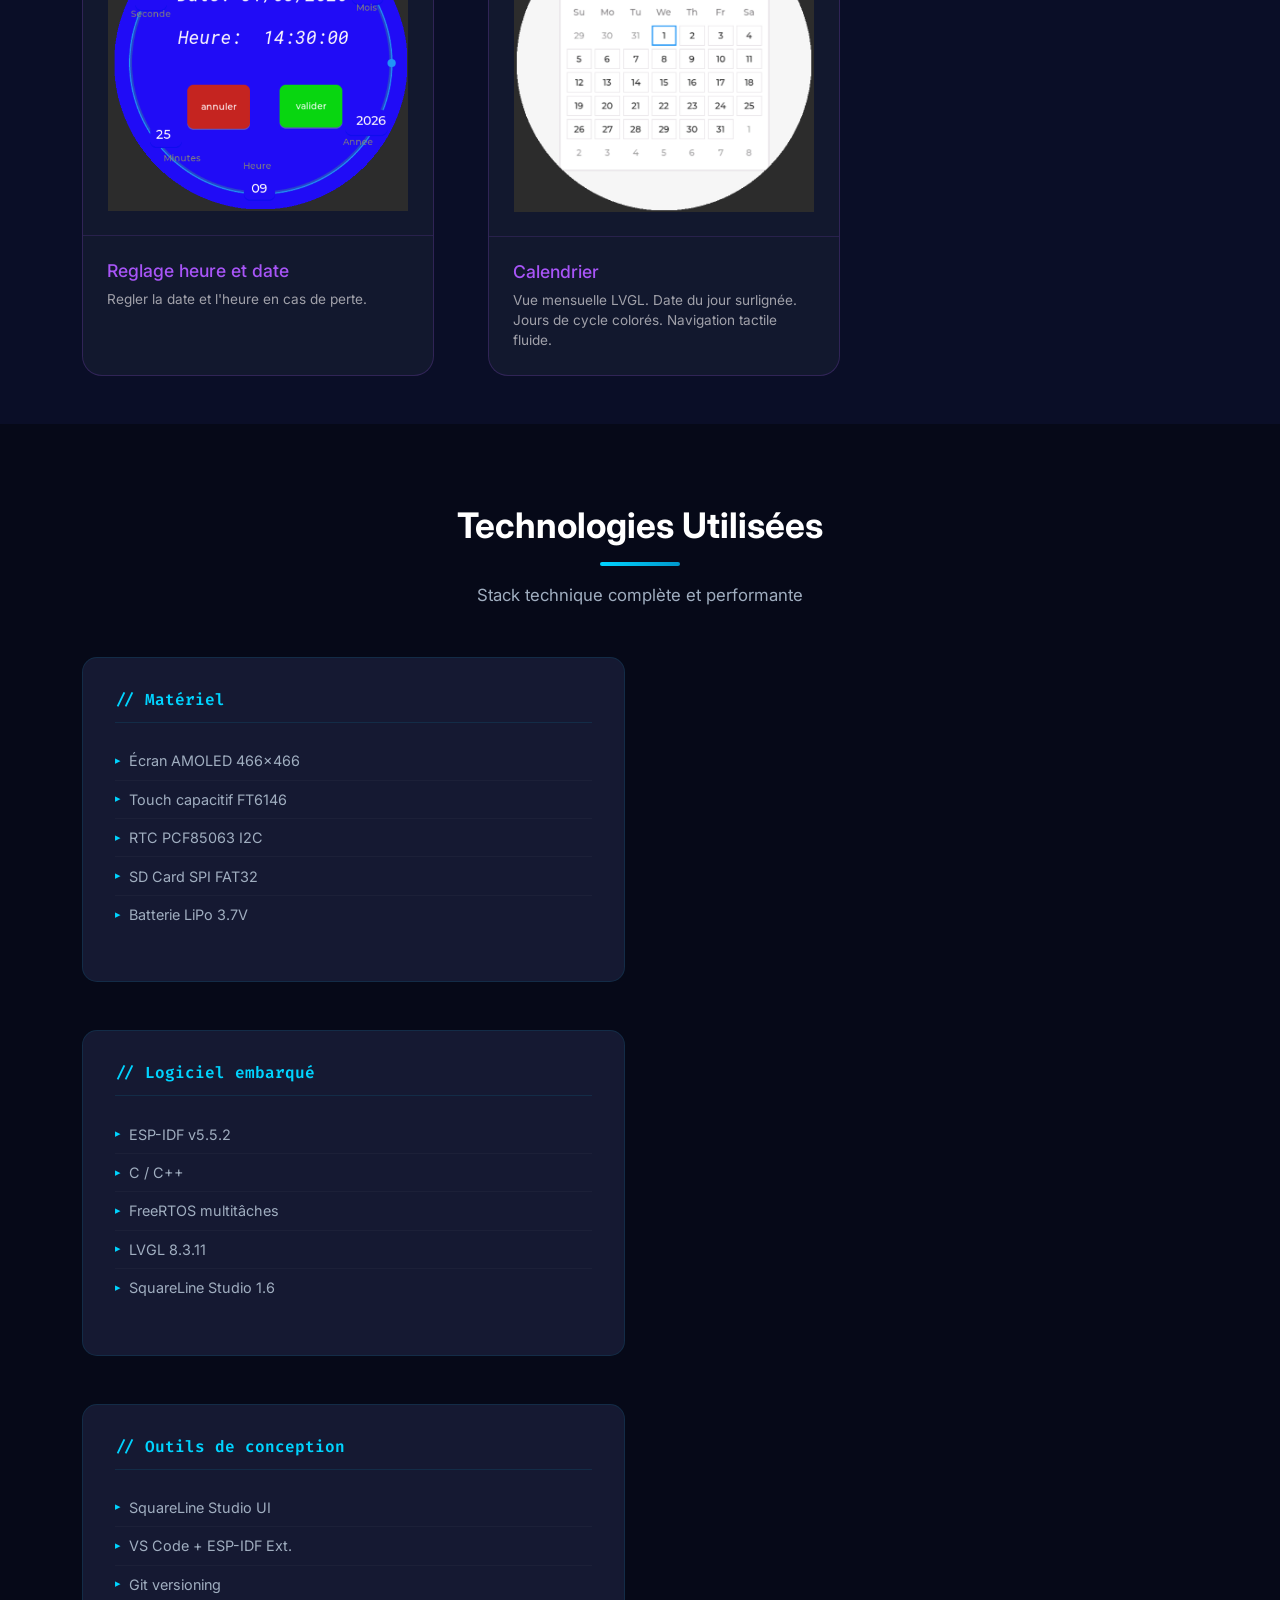
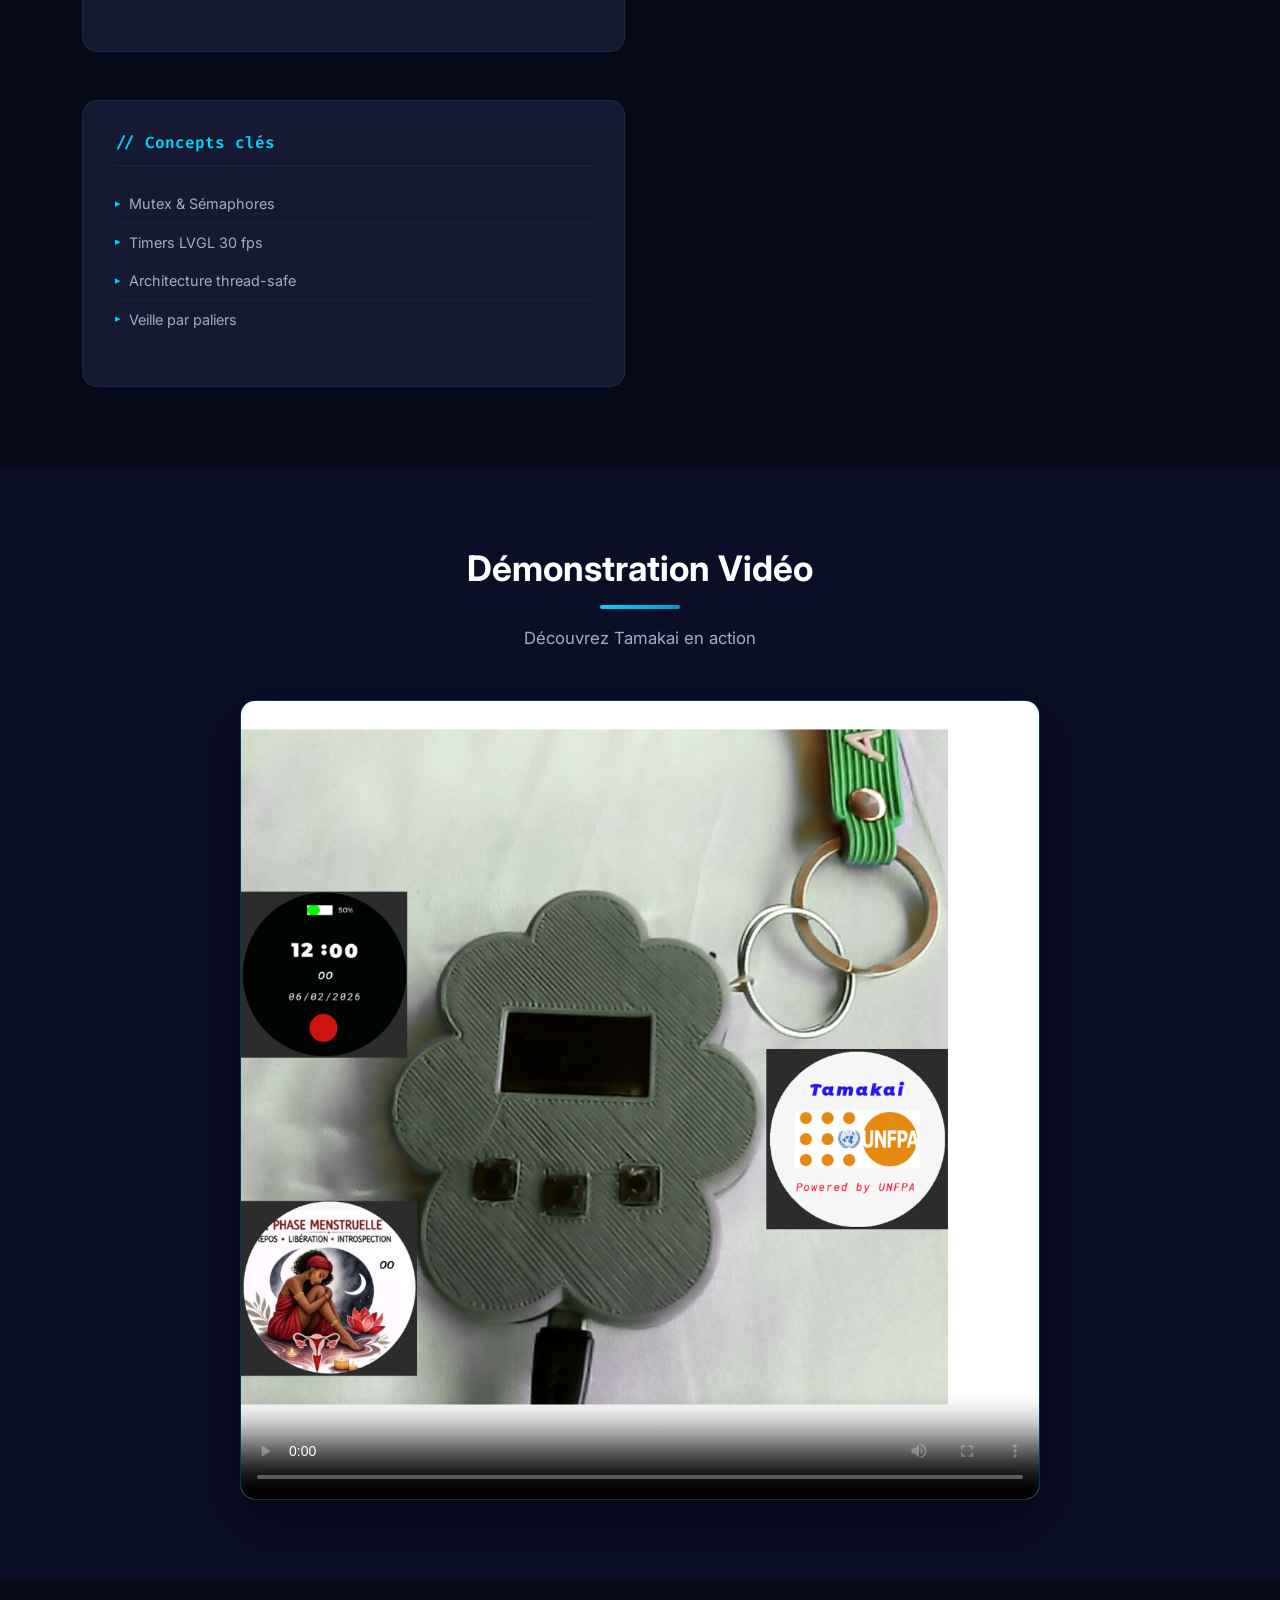
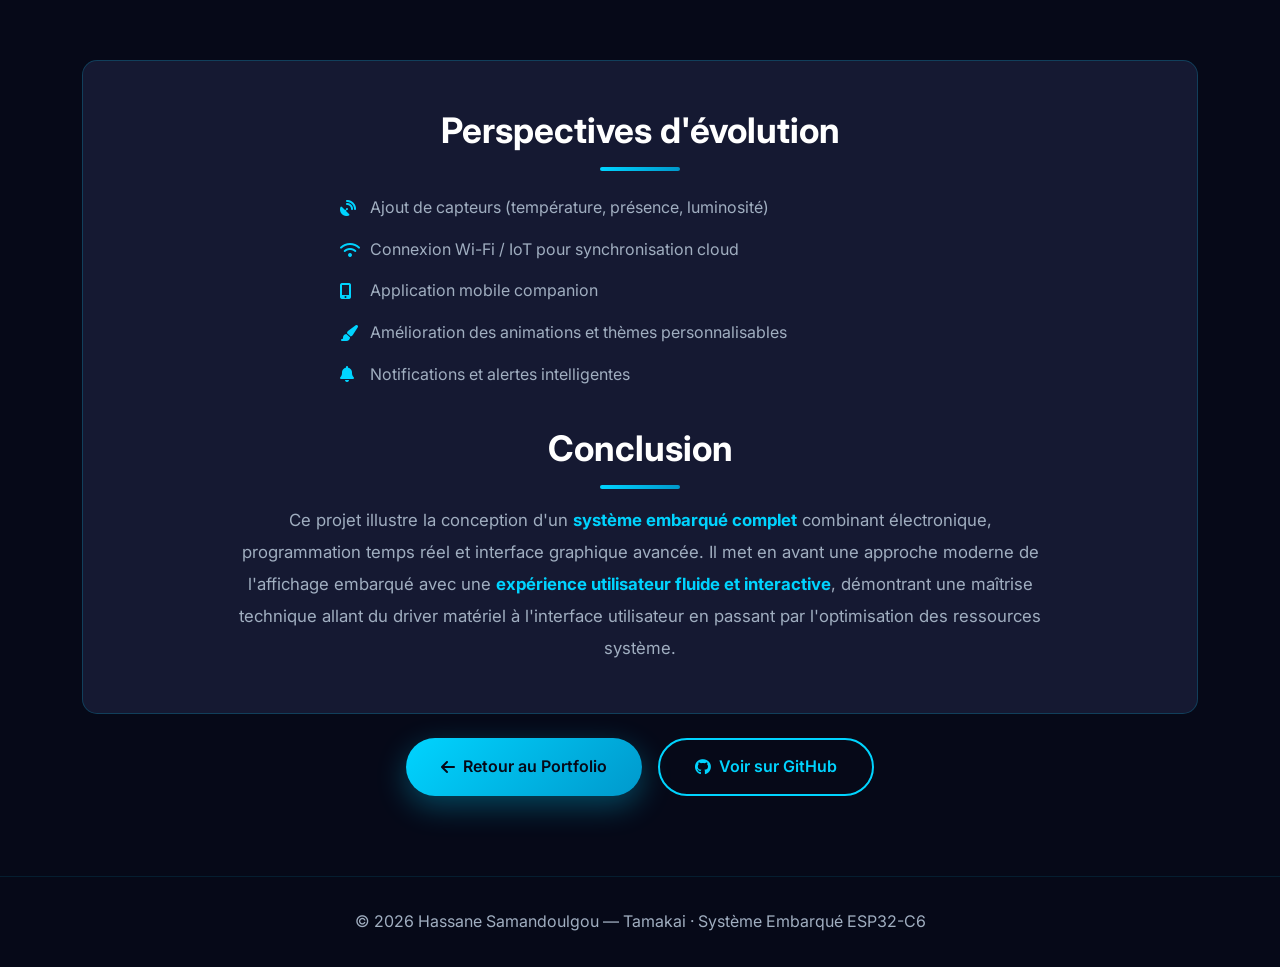
<file: projects/tamakai.html>
<!DOCTYPE html>
<html lang="fr">
<head>
    <meta charset="UTF-8">
    <meta name="viewport" content="width=device-width, initial-scale=1.0">
    <title>Tamakai — Système Intelligent ESP32-C6 | Hassane Samandoulgou</title>

    <!-- Bootstrap 5 -->
    <link href="https://cdnjs.cloudflare.com/ajax/libs/bootstrap/5.3.2/css/bootstrap.min.css" rel="stylesheet">
    <!-- Font Awesome -->
    <link href="https://cdnjs.cloudflare.com/ajax/libs/font-awesome/6.4.2/css/all.min.css" rel="stylesheet">
    <!-- Google Fonts — identiques à index.html -->
    <link href="https://fonts.googleapis.com/css2?family=Inter:wght@300;400;500;600;700&family=Fira+Code:wght@400;500&display=swap" rel="stylesheet">

    <style>
        /* ===== VARIABLES — identiques à style.css ===== */
        :root {
            --primary-color: #00d4ff;
            --secondary-color: #0099cc;
            --bg-dark: #0a0e27;
            --bg-darker: #060918;
            --bg-card: #151932;
            --text-primary: #ffffff;
            --text-secondary: #a0aec0;
            --accent-glow: rgba(0, 212, 255, 0.15);
        }

        * { margin: 0; padding: 0; box-sizing: border-box; }

        body {
            font-family: 'Inter', sans-serif;
            background-color: var(--bg-dark);
            color: var(--text-primary);
            line-height: 1.6;
            overflow-x: hidden;
        }

        ::-webkit-scrollbar { width: 10px; }
        ::-webkit-scrollbar-track { background: var(--bg-darker); }
        ::-webkit-scrollbar-thumb { background: var(--primary-color); border-radius: 5px; }

        /* ===== NAVBAR ===== */
        .navbar {
            background: rgba(10, 14, 39, 0.95);
            backdrop-filter: blur(10px);
            padding: 1rem 0;
            border-bottom: 1px solid rgba(0, 212, 255, 0.1);
            transition: all 0.3s ease;
        }
        .navbar.scrolled { box-shadow: 0 4px 30px rgba(0, 212, 255, 0.1); }

        .navbar-brand {
            font-weight: 700;
            font-size: 1.2rem;
            color: var(--primary-color) !important;
            letter-spacing: 1px;
        }

        .nav-link {
            color: var(--text-secondary) !important;
            font-weight: 500;
            margin: 0 0.4rem;
            transition: color 0.3s;
            position: relative;
        }
        .nav-link:hover { color: var(--primary-color) !important; }
        .nav-link::after {
            content: '';
            position: absolute; bottom: -5px; left: 0;
            width: 0; height: 2px;
            background: var(--primary-color);
            transition: width 0.3s;
        }
        .nav-link:hover::after { width: 100%; }

        /* ===== HERO ===== */
        #hero {
            min-height: 65vh;
            display: flex; align-items: center;
            padding: 8rem 0 5rem;
            position: relative;
            background: linear-gradient(135deg, var(--bg-darker) 0%, var(--bg-dark) 100%);
            overflow: hidden;
        }

        .hero-bg {
            position: absolute; top: 0; left: 0;
            width: 100%; height: 100%;
            background-image:
                radial-gradient(circle at 20% 50%, var(--accent-glow) 0%, transparent 50%),
                radial-gradient(circle at 80% 80%, var(--accent-glow) 0%, transparent 50%);
            animation: float 10s ease-in-out infinite;
        }
        @keyframes float {
            0%, 100% { transform: translateY(0); }
            50% { transform: translateY(-20px); }
        }

        .hero-content { position: relative; z-index: 2; }

        .hero-subtitle {
            color: var(--primary-color);
            font-size: 1rem; font-weight: 600;
            text-transform: uppercase; letter-spacing: 3px;
            margin-bottom: 1rem;
        }

        .hero-title {
            font-size: clamp(2.5rem, 6vw, 4rem);
            font-weight: 700; margin-bottom: 1.5rem;
            background: linear-gradient(135deg, var(--text-primary) 0%, var(--primary-color) 100%);
            -webkit-background-clip: text;
            -webkit-text-fill-color: transparent;
            background-clip: text;
        }

        .hero-description {
            font-size: 1.15rem;
            color: var(--text-secondary);
            margin-bottom: 2rem; max-width: 700px;
        }

        .hero-tags { display: flex; flex-wrap: wrap; gap: 0.5rem; margin-bottom: 2rem; }
        .hero-tag {
            background: rgba(0, 212, 255, 0.1);
            color: var(--primary-color);
            padding: 0.3rem 1rem; border-radius: 20px;
            font-size: 0.8rem; font-family: 'Fira Code', monospace;
            border: 1px solid rgba(0, 212, 255, 0.2);
        }

        .btn-primary-custom {
            background: linear-gradient(135deg, var(--primary-color) 0%, var(--secondary-color) 100%);
            border: none; padding: 0.9rem 2.2rem;
            font-size: 1rem; font-weight: 600; border-radius: 50px;
            color: var(--bg-darker); transition: all 0.3s;
            box-shadow: 0 10px 30px rgba(0, 212, 255, 0.3);
            text-decoration: none;
            display: inline-flex; align-items: center; gap: 0.5rem;
        }
        .btn-primary-custom:hover {
            transform: translateY(-3px);
            box-shadow: 0 15px 40px rgba(0, 212, 255, 0.5);
            color: var(--bg-darker);
        }

        .btn-outline-custom {
            border: 2px solid var(--primary-color);
            color: var(--primary-color); padding: 0.9rem 2.2rem;
            font-size: 1rem; font-weight: 600; border-radius: 50px;
            background: transparent; transition: all 0.3s;
            text-decoration: none;
            display: inline-flex; align-items: center; gap: 0.5rem;
        }
        .btn-outline-custom:hover {
            background: var(--primary-color);
            color: var(--bg-darker); transform: translateY(-3px);
        }

        /* ===== SECTIONS ===== */
        section { padding: 80px 0; position: relative; }
        .section-dark { background: var(--bg-darker); }

        .section-title {
            font-size: 2.2rem; font-weight: 700;
            text-align: center; margin-bottom: 1rem;
        }
        .section-title::after {
            content: '';
            display: block; width: 80px; height: 4px;
            background: linear-gradient(90deg, var(--primary-color), var(--secondary-color));
            margin: 1rem auto; border-radius: 2px;
        }
        .section-subtitle {
            text-align: center; color: var(--text-secondary);
            font-size: 1.05rem; margin-bottom: 3rem;
        }

        /* ===== INTRO CARD ===== */
        .intro-card {
            background: var(--bg-card);
            border-radius: 15px; padding: 2.5rem;
            border: 1px solid rgba(0, 212, 255, 0.1);
            border-left: 4px solid var(--primary-color);
            font-size: 1.05rem; line-height: 1.9;
            color: var(--text-secondary);
        }
        .intro-card strong { color: var(--primary-color); }
        .intro-card p + p { margin-top: 1rem; }

        /* ===== BADGES ===== */
        .badge-custom {
            background: rgba(0, 212, 255, 0.1);
            color: var(--primary-color);
            padding: 0.4rem 1rem; border-radius: 20px;
            font-size: 0.82rem; font-family: 'Fira Code', monospace;
            border: 1px solid rgba(0, 212, 255, 0.2);
            display: inline-block; margin: 0.25rem;
        }

        /* ===== ARCH CARDS ===== */
        .arch-card {
            background: var(--bg-card);
            border-radius: 15px; padding: 2rem;
            border: 1px solid rgba(0, 212, 255, 0.1);
            transition: all 0.3s; height: 100%;
            text-align: center;
        }
        .arch-card:hover {
            transform: translateY(-8px);
            border-color: var(--primary-color);
            box-shadow: 0 20px 40px rgba(0, 212, 255, 0.2);
        }
        .arch-icon {
            font-size: 2.8rem;
            color: var(--primary-color);
            margin-bottom: 1.2rem;
        }
        .arch-card h5 {
            color: var(--primary-color);
            font-size: 1.2rem; font-weight: 600;
            margin-bottom: 0.8rem;
        }
        .arch-card p { color: var(--text-secondary); font-size: 0.92rem; line-height: 1.7; margin: 0; }

        /* ===== FEATURE ITEMS ===== */
        .feature-item {
            background: var(--bg-card);
            border-radius: 12px; padding: 1.6rem;
            border: 1px solid rgba(0, 212, 255, 0.1);
            border-left: 3px solid var(--primary-color);
            transition: all 0.3s; height: 100%;
        }
        .feature-item:hover {
            border-color: var(--primary-color);
            box-shadow: 0 10px 30px rgba(0, 212, 255, 0.15);
        }
        .feature-item h5 {
            color: var(--text-primary);
            font-size: 1rem; font-weight: 600; margin-bottom: 0.5rem;
        }
        .feature-item p { color: var(--text-secondary); font-size: 0.88rem; line-height: 1.7; margin: 0; }

         /* ===== SCREEN CARDS ===== */
        .screen-card {
            background: rgba(30, 41, 59, 0.4);
            border: 1px solid rgba(168, 85, 247, 0.2);
            border-radius: 20px;
            overflow: hidden;
            transition: transform 0.3s, border-color 0.3s;
            backdrop-filter: blur(5px);
            height: 100%;
        }

        .screen-card:hover {
            transform: translateY(-5px);
            border-color: rgba(168, 85, 247, 0.5);
        }

        .screen-preview {
            padding: 1.5rem;
            background: transparent;
            display: flex;
            justify-content: center;
            align-items: center;
        }

        .screen-img {
            width: 100%;
            max-width: 300px;
            height: auto;
            display: block;
            transition: transform 0.3s;
            border-radius: 0;
        }

        .screen-card:hover .screen-img {
            transform: scale(1.02);
        }

        .screen-info {
            padding: 1.5rem;
            border-top: 1px solid rgba(168, 85, 247, 0.15);
        }

        .screen-info h5 {
            color: #a855f7;
            margin-bottom: 0.5rem;
            font-size: 1.1rem;
        }

        .screen-info p {
            color: #a1a1aa;
            font-size: 0.85rem;
            margin: 0;
            line-height: 1.5;
        }

        .fade-in {
            animation: fadeInUp 0.6s ease-out forwards;
            opacity: 0;
        }

        @keyframes fadeInUp {
            from {
                opacity: 0;
                transform: translateY(20px);
            }
            to {
                opacity: 1;
                transform: translateY(0);
            }
        }

        .row {
            display: flex;
            flex-wrap: wrap;
            margin-right: -15px;
            margin-left: -15px;
        }

        .col-md-6 {
            flex: 0 0 auto;
            width: 50%;
            padding-right: 15px;
            padding-left: 15px;
        }

        .col-lg-4 {
            flex: 0 0 auto;
            width: 33.33333333%;
        }

        @media (max-width: 768px) {
            .col-md-6, .col-lg-4 {
                width: 100%;
            }
        }

        .text-center {
            text-align: center;
        }

        .mb-5 {
            margin-bottom: 3rem;
        }

        .py-5 {
            padding-top: 3rem;
            padding-bottom: 3rem;
        }

        .g-4 {
            gap: 1.5rem;
        }

        /* ===== TECH CARDS ===== */
        .tech-card {
            background: var(--bg-card);
            border-radius: 15px; padding: 2rem;
            border: 1px solid rgba(0, 212, 255, 0.1);
            transition: all 0.3s; height: 100%;
        }
        .tech-card:hover {
            border-color: var(--primary-color);
            box-shadow: 0 10px 30px rgba(0, 212, 255, 0.15);
        }
        .tech-card h5 {
            color: var(--primary-color);
            font-size: 1rem; font-weight: 600;
            font-family: 'Fira Code', monospace;
            margin-bottom: 1.2rem; padding-bottom: 0.8rem;
            border-bottom: 1px solid rgba(0, 212, 255, 0.1);
        }
        .tech-list { list-style: none; padding: 0; }
        .tech-list li {
            padding: 0.45rem 0; color: var(--text-secondary);
            font-size: 0.9rem; display: flex; align-items: center; gap: 8px;
            border-bottom: 1px solid rgba(255,255,255,0.03);
        }
        .tech-list li:last-child { border-bottom: none; }
        .tech-list li::before { content: '▸'; color: var(--primary-color); font-size: 0.7rem; flex-shrink: 0; }

        /* ===== VIDEO ===== */
        .video-wrapper {
            border-radius: 15px; overflow: hidden;
            border: 1px solid rgba(0, 212, 255, 0.2);
            box-shadow: 0 20px 60px rgba(0, 0, 0, 0.5);
            max-width: 800px; margin: 0 auto;
        }
        .video-wrapper video { width: 100%; display: block; }

        /* ===== CONCLUSION ===== */
        .conclusion-card {
            background: var(--bg-card);
            border-radius: 15px; padding: 3rem;
            border: 1px solid rgba(0, 212, 255, 0.2);
            text-align: center;
        }
        .conclusion-card p {
            font-size: 1.05rem; color: var(--text-secondary);
            line-height: 1.9; max-width: 820px; margin: 0 auto;
        }
        .conclusion-card strong { color: var(--primary-color); }

        .perspectives-list {
            list-style: none; padding: 0;
            max-width: 600px; margin: 0 auto 2rem;
            text-align: left;
        }
        .perspectives-list li {
            padding: 0.5rem 0; color: var(--text-secondary);
            font-size: 1rem; display: flex; align-items: center; gap: 10px;
        }
        .perspectives-list li i { color: var(--primary-color); width: 20px; }

        /* ===== FOOTER ===== */
        footer {
            background: var(--bg-darker);
            padding: 2rem 0; text-align: center;
            border-top: 1px solid rgba(0, 212, 255, 0.1);
        }
        footer p { color: var(--text-secondary); margin: 0; }

        /* ===== ANIMATIONS ===== */
        .fade-in { opacity: 0; transform: translateY(30px); transition: all 0.6s ease; }
        .fade-in.visible { opacity: 1; transform: translateY(0); }

        /* ===== RESPONSIVE ===== */
        @media (max-width: 768px) {
            #hero { padding: 7rem 0 4rem; min-height: auto; }
            .hero-title { font-size: 2rem; }
            .btn-primary-custom, .btn-outline-custom {
                display: block; width: 100%;
                margin-bottom: 0.8rem; text-align: center; justify-content: center;
            }
            section { padding: 50px 0; }
            .section-title { font-size: 1.7rem; }
        }
    </style>
</head>
<body>

<!-- ===== NAVBAR ===== -->
<nav class="navbar navbar-expand-lg navbar-dark fixed-top">
    <div class="container">
        <a class="navbar-brand" href="../index.html">
            <i class="fas fa-arrow-left me-2" style="font-size:0.85rem;"></i>
            Hassane Samandoulgou
        </a>
        <button class="navbar-toggler" type="button" data-bs-toggle="collapse" data-bs-target="#navbarNav">
            <span class="navbar-toggler-icon"></span>
        </button>
        <div class="collapse navbar-collapse" id="navbarNav">
            <ul class="navbar-nav ms-auto">
                <li class="nav-item"><a class="nav-link" href="#presentation">Présentation</a></li>
                <li class="nav-item"><a class="nav-link" href="#architecture">Architecture</a></li>
                <li class="nav-item"><a class="nav-link" href="#fonctionnalites">Fonctionnalités</a></li>
                <li class="nav-item"><a class="nav-link" href="#animation">Animation</a></li>
                <li class="nav-item"><a class="nav-link" href="#technologies">Technologies</a></li>
                <li class="nav-item"><a class="nav-link" href="#demo">Démo</a></li>
            </ul>
        </div>
    </div>
</nav>

<!-- ===== HERO ===== -->
<section id="hero">
    <div class="hero-bg"></div>
    <div class="container">
        <div class="hero-content">
            <p class="hero-subtitle fade-in">Projet Système Embarqué · ESP32-C6</p>
            <h1 class="hero-title fade-in">Tamakai</h1>
            <p class="hero-description fade-in">
                Système de suivi de des règles menstruel.
                Solution embarquée interactive combinant électronique, programmation temps réel
                et interface graphique moderne.
            </p>
            <div class="hero-tags fade-in">
                <span class="hero-tag">ESP32-C6</span>
                <span class="hero-tag">LVGL 8.3</span>
                <span class="hero-tag">FreeRTOS</span>
                <span class="hero-tag">Thread-safe</span>
                <span class="hero-tag">Animations tactiles</span>
            </div>
            <div class="d-flex gap-3 flex-wrap fade-in">
                <a href="#presentation" class="btn-primary-custom">
                    <i class="fas fa-arrow-down"></i> Découvrir
                </a>
                <a href="https://github.com/SamKader/Tamakai.git" target="_blank" class="btn-outline-custom">
                    <i class="fab fa-github"></i> GitHub
                </a>
            </div>
        </div>
    </div>
</section>

<!-- ===== PRÉSENTATION ===== -->
<section id="presentation" class="section-dark">
    <div class="container">
        <h2 class="section-title fade-in">Présentation du Projet</h2>
        <p class="section-subtitle fade-in">Une expérience utilisateur fluide et interactive</p>

        <div class="intro-card fade-in mb-4">
            <p>
                Ce projet consiste à concevoir un <strong>système embarqué intelligent</strong> basé sur
                un microcontrôleur ESP32-C6, permettant de suivre un cycle, afficher des informations
                en temps réel et offrir une interface graphique moderne sur écran AMOLED. L'objectif
                est de créer une solution <strong>interactive, visuelle et intuitive</strong>, combinant
                électronique, programmation embarquée et interface utilisateur.
            </p>
            <p>
                Le système gère un cycle temporel avec calcul automatique du jour courant, mise à jour
                dynamique de l'interface et changement de couleurs selon les phases. L'interface intègre
                des écrans multiples : accueil, informations, QR code, et une animation d'yeux interactifs
                qui rend l'expérience vivante et engageante.
            </p>
        </div>

        <div class="text-center fade-in">
            <span class="badge-custom">Multitâche FreeRTOS</span>
            <span class="badge-custom">Interface moderne</span>
            <span class="badge-custom">LVGL</span>
            <span class="badge-custom">Thread-safe</span>
        </div>
    </div>
</section>

<!-- ===== ARCHITECTURE ===== -->
<section id="architecture">
    <div class="container">
        <h2 class="section-title fade-in">Architecture du Système</h2>
        <p class="section-subtitle fade-in">Une infrastructure modulaire et optimisée</p>

        <div class="row g-4">
            <div class="col-md-6 col-lg-3 fade-in">
                <div class="arch-card">
                    <div class="arch-icon"><i class="fas fa-microchip"></i></div>
                    <h5>ESP32-C6</h5>
                    <p>Cœur du système : microcontrôleur puissant avec connectivité Wi-Fi/Bluetooth, gestion multitâche et traitement des entrées utilisateur.</p>
                </div>
            </div>
            <div class="col-md-6 col-lg-3 fade-in">
                <div class="arch-card">
                    <div class="arch-icon"><i class="fas fa-tv"></i></div>
                    <h5>Écran AMOLED</h5>
                    <p>Affichage graphique haute définition 466×466 avec LVGL. Couleurs dynamiques, animations fluides et interface responsive au touch.</p>
                </div>
            </div>
            <div class="col-md-6 col-lg-3 fade-in">
                <div class="arch-card">
                    <div class="arch-icon"><i class="fas fa-palette"></i></div>
                    <h5>SquareLine Studio</h5>
                    <p>Conception visuelle de l'interface utilisateur. Export en code C/C++ prêt à être intégré dans ESP-IDF pour LVGL 8.3.</p>
                </div>
            </div>
            <div class="col-md-6 col-lg-3 fade-in">
                <div class="arch-card">
                    <div class="arch-icon"><i class="fas fa-tasks"></i></div>
                    <h5>FreeRTOS</h5>
                    <p>Gestion multitâche avec mutex et timers pour garantir un système stable, réactif et sans conflits entre tâches concurrentes.</p>
                </div>
            </div>
        </div>
    </div>
</section>

<!-- ===== FONCTIONNALITÉS ===== -->
<section id="fonctionnalites" class="section-dark">
    <div class="container">
        <h2 class="section-title fade-in">Fonctionnalités Principales</h2>
        <p class="section-subtitle fade-in">Des capacités avancées pour une expérience utilisateur optimale</p>

        <div class="row g-3">
            <div class="col-md-6 col-lg-4 fade-in">
                <div class="feature-item">
                    <h5><i class="fas fa-calendar-alt me-2" style="color:var(--primary-color)"></i>Suivi du cycle</h5>
                    <p>Calcul automatique du jour courant avec mise à jour dynamique de l'interface et indicateurs visuels codés par couleurs selon les phases.</p>
                </div>
            </div>
            <div class="col-md-6 col-lg-4 fade-in">
                <div class="feature-item">
                    <h5><i class="fas fa-layer-group me-2" style="color:var(--primary-color)"></i>Interface moderne LVGL</h5>
                    <p>Écrans multiples : accueil, informations détaillées, QR code interactif. Navigation fluide et intuitive entre les écrans.</p>
                </div>
            </div>
            <div class="col-md-6 col-lg-4 fade-in">
                <div class="feature-item">
                    <h5><i class="fas fa-gamepad me-2" style="color:var(--primary-color)"></i>Boutons interactifs</h5>
                    <p>Commandes Démarrer / Arrêter pour contrôler le cycle, avec retour visuel instantané et gestion thread-safe des états.</p>
                </div>
            </div>
            <div class="col-md-6 col-lg-4 fade-in">
                <div class="feature-item">
                    <h5><i class="fas fa-qrcode me-2" style="color:var(--primary-color)"></i>QR Code intégré</h5>
                    <p>Accès rapide à un site web, partage d'informations ou interaction avec smartphone via affichage QR code sur écran AMOLED.</p>
                </div>
            </div>
            <div class="col-md-6 col-lg-4 fade-in">
                <div class="feature-item">
                    <h5><i class="fas fa-shield-halved me-2" style="color:var(--primary-color)"></i>Gestion des ressources</h5>
                    <p>Mutex (sémaphores) pour éviter les conflits entre tâches, architecture thread-safe et timers LVGL optimisés via lv_async_call.</p>
                </div>
            </div>
        </div>
    </div>
</section>

            <!-- Écran 6 -->
<section id="screens" class="py-5">
    <div class="container">
        <h2 class="section-title text-center">Interfaces du Système</h2>
        <p class="section-subtitle text-center mb-5">Découvrez les principaux écrans de l'interface utilisateur</p>
        
        <div class="row g-4">
            <!-- Écran 1 - Accueil -->
            <div class="col-md-6 col-lg-4 fade-in">
                <div class="screen-card">
                    <div class="screen-preview">
                        <div class="mock-screen">
                            <img src="../assets/tamakai/ecran_acceuil.png" alt="Écran d'accueil" class="screen-img">
                        </div>
                    </div>
                    <div class="screen-info">
                        <h5>Écran d'accueil</h5>
                        <p>Affichage de niveau de bacterie, l'heure et la date, indicateurs de période cyclique colorés en dessus .</p>
                    </div>
                </div>
            </div>

            <!-- Écran 2 -systeme -->
            <div class="col-md-6 col-lg-4 fade-in">
                <div class="screen-card">
                    <div class="screen-preview">
                        <div class="mock-screen">
                            <img src="../assets/tamakai/ecran_systeme.png" alt="systeme" class="screen-img">
                        </div>
                    </div>
                    <div class="screen-info">
                        <h5>systeme</h5>
                        <p>lancement et l'arrêt d'un cycle (vert/rouge).</p>
                    </div>
                </div>
            </div>

            <!-- Écran 3 - Informations -->
            <div class="col-md-6 col-lg-4 fade-in">
                <div class="screen-card">
                    <div class="screen-preview">
                        <div class="mock-screen">
                            <img src="../assets/tamakai/ecran_infos1.png" alt="Écran d'informations" class="screen-img">
                        </div>
                    </div>
                    <div class="screen-info">
                        <h5>Informations</h5>
                        <p>Affiche des images en fonction de la periode du cycle, exemple d'image de la période des règles.</p>
                    </div>
                </div>
            </div>

            <!-- Écran 4 - QR Code -->
            <div class="col-md-6 col-lg-4 fade-in">
                <div class="screen-card">
                    <div class="screen-preview">
                        <div class="mock-screen">
                            <img src="../assets/tamakai/qrcode.png" alt="Écran QR Code" class="screen-img">
                        </div>
                    </div>
                    <div class="screen-info">
                        <h5>QR Code</h5>
                        <p>Affichage dynamique d'un QR code pour accès au site de UNFPA.</p>
                    </div>
                </div>
            </div>

            <!-- Écran 5 - Reglage -->
            <div class="col-md-6 col-lg-4 fade-in">
                <div class="screen-card">
                    <div class="screen-preview">
                        <div class="mock-screen">
                            <img src="../assets/tamakai/ecran_reglage1.png" alt="Écran animation yeux" class="screen-img">
                        </div>
                    </div>
                    <div class="screen-info">
                        <h5>Reglage heure et date</h5>
                        <p>Regler la date et l'heure en cas de perte.</p>
                    </div>
                </div>
            </div>

            <!-- Écran 6 - Calendrier -->
            <div class="col-md-6 col-lg-4 fade-in">
                <div class="screen-card">
                    <div class="screen-preview">
                        <div class="mock-screen">
                            <img src="../assets/tamakai/ecran_calendar.png" alt="Écran calendrier" class="screen-img">
                        </div>
                    </div>
                    <div class="screen-info">
                        <h5>Calendrier</h5>
                        <p>Vue mensuelle LVGL. Date du jour surlignée. Jours de cycle colorés. Navigation tactile fluide.</p>
                    </div>
                </div>
            </div>
        </div>
    </div>
</section>

<!-- ===== TECHNOLOGIES ===== -->
<section id="technologies" class="section-dark">
    <div class="container">
        <h2 class="section-title fade-in">Technologies Utilisées</h2>
        <p class="section-subtitle fade-in">Stack technique complète et performante</p>

        <div class="row g-4">
            <div class="col-md-6 col-lg-3 fade-in">
                <div class="tech-card">
                    <h5>// Matériel</h5>
                    <ul class="tech-list">
                        <li>Écran AMOLED 466×466</li>
                        <li>Touch capacitif FT6146</li>
                        <li>RTC PCF85063 I2C</li>
                        <li>SD Card SPI FAT32</li>
                        <li>Batterie LiPo 3.7V</li>
                    </ul>
                </div>
            </div>
            <div class="col-md-6 col-lg-3 fade-in">
                <div class="tech-card">
                    <h5>// Logiciel embarqué</h5>
                    <ul class="tech-list">
                        <li>ESP-IDF v5.5.2</li>
                        <li>C / C++</li>
                        <li>FreeRTOS multitâches</li>
                        <li>LVGL 8.3.11</li>
                        <li>SquareLine Studio 1.6</li>
                    </ul>
                </div>
            </div>
            <div class="col-md-6 col-lg-3 fade-in">
                <div class="tech-card">
                    <h5>// Outils de conception</h5>
                    <ul class="tech-list">
                        <li>SquareLine Studio UI</li>
                        <li>VS Code + ESP-IDF Ext.</li>
                        <li>Git versioning</li>
                    </ul>
                </div>
            </div>
            <div class="col-md-6 col-lg-3 fade-in">
                <div class="tech-card">
                    <h5>// Concepts clés</h5>
                    <ul class="tech-list">
                        <li>Mutex & Sémaphores</li>
                        <li>Timers LVGL 30 fps</li>
                        <li>Architecture thread-safe</li>
                        <li>Veille par paliers</li>
                    </ul>
                </div>
            </div>
        </div>
    </div>
</section>

<!-- ===== DEMO ===== -->
<section id="demo">
    <div class="container">
        <h2 class="section-title fade-in">Démonstration Vidéo</h2>
        <p class="section-subtitle fade-in">Découvrez Tamakai en action</p>
        <div class="video-wrapper fade-in">
            <video controls poster="../assets/tamakai/affiche.png">
                <source src="../assets/tamakai/demo.mp4" type="video/mp4">
                Votre navigateur ne supporte pas la lecture vidéo HTML5.
            </video>
        </div>
    </div>
</section>

<!-- ===== PERSPECTIVES + CONCLUSION ===== -->
<section class="section-dark">
    <div class="container">
        <div class="conclusion-card fade-in">
            <h2 class="section-title">Perspectives d'évolution</h2>
            <ul class="perspectives-list mt-3">
                <li><i class="fas fa-satellite-dish"></i> Ajout de capteurs (température, présence, luminosité)</li>
                <li><i class="fas fa-wifi"></i> Connexion Wi-Fi / IoT pour synchronisation cloud</li>
                <li><i class="fas fa-mobile-alt"></i> Application mobile companion</li>
                <li><i class="fas fa-paint-brush"></i> Amélioration des animations et thèmes personnalisables</li>
                <li><i class="fas fa-bell"></i> Notifications et alertes intelligentes</li>
            </ul>

            <h2 class="section-title mt-4">Conclusion</h2>
            <p class="mt-3">
                Ce projet illustre la conception d'un <strong>système embarqué complet</strong> combinant
                électronique, programmation temps réel et interface graphique avancée. Il met en avant
                une approche moderne de l'affichage embarqué avec une
                <strong>expérience utilisateur fluide et interactive</strong>, démontrant une maîtrise
                technique allant du driver matériel à l'interface utilisateur en passant par
                l'optimisation des ressources système.
            </p>
        </div>

        <div class="d-flex justify-content-center gap-3 flex-wrap mt-4 fade-in">
            <a href="../index.html#projects" class="btn-primary-custom">
                <i class="fas fa-arrow-left"></i> Retour au Portfolio
            </a>
            <a href="https://github.com/SamKader/Tamakai.git" target="_blank" class="btn-outline-custom">
                <i class="fab fa-github"></i> Voir sur GitHub
            </a>
        </div>
    </div>
</section>

<!-- ===== FOOTER ===== -->
<footer>
    <div class="container">
        <p>&copy; 2026 Hassane Samandoulgou — Tamakai · Système Embarqué ESP32-C6</p>
    </div>
</footer>

<!-- Bootstrap JS -->
<script src="https://cdnjs.cloudflare.com/ajax/libs/bootstrap/5.3.2/js/bootstrap.bundle.min.js"></script>
<script>
    // Fade-in au scroll — même logique que script.js
    const observer = new IntersectionObserver((entries) => {
        entries.forEach(e => {
            if (e.isIntersecting) { e.target.classList.add('visible'); observer.unobserve(e.target); }
        });
    }, { threshold: 0.1 });
    document.querySelectorAll('.fade-in').forEach(el => observer.observe(el));

    // Navbar scroll effect
    window.addEventListener('scroll', () => {
        document.querySelector('.navbar').classList.toggle('scrolled', window.scrollY > 50);
    });
</script>

</body>
</html>
</file>
<file: assets/css/style.css>
/* ===== VARIABLES & RESET ===== */
        :root {
            --primary-color: #00d4ff;
            --secondary-color: #0099cc;
            --bg-dark: #0a0e27;
            --bg-darker: #060918;
            --bg-card: #151932;
            --text-primary: #ffffff;
            --text-secondary: #a0aec0;
            --accent-glow: rgba(0, 212, 255, 0.15);
        }

        * {
            margin: 0;
            padding: 0;
            box-sizing: border-box;
        }

        body {
            font-family: 'Inter', sans-serif;
            background-color: var(--bg-dark);
            color: var(--text-primary);
            line-height: 1.6;
            overflow-x: hidden;
        }

        /* ===== SCROLLBAR ===== */
        ::-webkit-scrollbar {
            width: 10px;
        }

        ::-webkit-scrollbar-track {
            background: var(--bg-darker);
        }

        ::-webkit-scrollbar-thumb {
            background: var(--primary-color);
            border-radius: 5px;
        }

        /* ===== NAVBAR ===== */
        .navbar {
            background: rgba(10, 14, 39, 0.95);
            backdrop-filter: blur(10px);
            padding: 1rem 0;
            transition: all 0.3s ease;
        }

        .navbar.scrolled {
            box-shadow: 0 4px 30px rgba(0, 212, 255, 0.1);
        }

        .navbar-brand {
            font-weight: 700;
            font-size: 1.5rem;
            color: var(--primary-color) !important;
            text-transform: uppercase;
            letter-spacing: 1px;
        }

        .nav-link {
            color: var(--text-secondary) !important;
            font-weight: 500;
            margin: 0 1rem;
            transition: all 0.3s ease;
            position: relative;
        }

        .nav-link:hover, .nav-link.active {
            color: var(--primary-color) !important;
        }

        .nav-link::after {
            content: '';
            position: absolute;
            bottom: -5px;
            left: 0;
            width: 0;
            height: 2px;
            background: var(--primary-color);
            transition: width 0.3s ease;
        }

        .nav-link:hover::after {
            width: 100%;
        }

        /* ===== HERO SECTION ===== */
        
        .hero-photo-wrapper {
            position: relative;
            display: inline-block;
        }

        /* Cercle lumineux derrière la photo */
        .hero-photo-wrapper::before {
            content: '';
            position: absolute;
            width: 110%; height: 110%;
            top: -5%; left: -5%;
            border-radius: 50%;
            background: radial-gradient(circle, rgba(0, 212, 255, 0.15) 0%, transparent 70%);
            animation: pulse 4s ease-in-out infinite;
        }

        /* Anneau décoratif */
        .hero-photo-wrapper::after {
            content: '';
            position: absolute;
            width: 105%; height: 105%;
            top: -2.5%; left: -2.5%;
            border-radius: 50%;
            border: 2px solid rgba(0, 212, 255, 0.3);
            animation: rotate 12s linear infinite;
        }

        @keyframes rotate {
            from { transform: rotate(0deg); }
            to   { transform: rotate(360deg); }
        }

        @keyframes pulse {
            0%, 100% { transform: scale(1); opacity: 0.6; }
            50%       { transform: scale(1.05); opacity: 1; }
        }

        .hero-photo {
            width: 320px;
            height: 320px;
            border-radius: 50%;
            object-fit: cover;
            border: 3px solid rgba(0, 212, 255, 0.4);
            box-shadow: 0 0 40px rgba(0, 212, 255, 0.2);
            position: relative;
            z-index: 1;
        }
        #hero {
            min-height: 100vh;
            display: flex;
            align-items: center;
            position: relative;
            background: linear-gradient(135deg, var(--bg-darker) 0%, var(--bg-dark) 100%);
            overflow: hidden;
        }

        .hero-bg {
            position: absolute;
            top: 0;
            left: 0;
            width: 100%;
            height: 100%;
            background-image: 
                radial-gradient(circle at 20% 50%, var(--accent-glow) 0%, transparent 50%),
                radial-gradient(circle at 80% 80%, var(--accent-glow) 0%, transparent 50%);
            animation: float 10s ease-in-out infinite;
        }

        @keyframes float {
            0%, 100% { transform: translateY(0px); }
            50% { transform: translateY(-20px); }
        }

        .hero-content {
            position: relative;
            z-index: 2;
        }

        .hero-subtitle {
            color: var(--primary-color);
            font-size: 1.2rem;
            font-weight: 600;
            margin-bottom: 1rem;
            text-transform: uppercase;
            letter-spacing: 3px;
        }

        .hero-title {
            font-size: 4rem;
            font-weight: 700;
            margin-bottom: 1.5rem;
            background: linear-gradient(135deg, var(--text-primary) 0%, var(--primary-color) 100%);
            -webkit-background-clip: text;
            -webkit-text-fill-color: transparent;
            background-clip: text;
        }

        .hero-description {
            font-size: 1.3rem;
            color: var(--text-secondary);
            margin-bottom: 2rem;
            max-width: 600px;
        }

        .btn-primary-custom {
            background: linear-gradient(135deg, var(--primary-color) 0%, var(--secondary-color) 100%);
            border: none;
            padding: 1rem 2.5rem;
            font-size: 1.1rem;
            font-weight: 600;
            border-radius: 50px;
            color: var(--bg-darker);
            transition: all 0.3s ease;
            box-shadow: 0 10px 30px rgba(0, 212, 255, 0.3);
        }

        .btn-primary-custom:hover {
            transform: translateY(-3px);
            box-shadow: 0 15px 40px rgba(0, 212, 255, 0.5);
        }

        .btn-outline-custom {
            border: 2px solid var(--primary-color);
            color: var(--primary-color);
            padding: 1rem 2.5rem;
            font-size: 1.1rem;
            font-weight: 600;
            border-radius: 50px;
            background: transparent;
            transition: all 0.3s ease;
        }

        .btn-outline-custom:hover {
            background: var(--primary-color);
            color: var(--bg-darker);
            transform: translateY(-3px);
        }

        /* ===== SECTION STYLES ===== */
        section {
            padding: 100px 0;
            position: relative;
        }

        .section-title {
            font-size: 2.5rem;
            font-weight: 700;
            text-align: center;
            margin-bottom: 3rem;
            position: relative;
        }

        .section-title::after {
            content: '';
            display: block;
            width: 80px;
            height: 4px;
            background: linear-gradient(90deg, var(--primary-color), var(--secondary-color));
            margin: 1rem auto;
            border-radius: 2px;
        }

        /* ===== SKILLS SECTION ===== */
        #skills {
            background: var(--bg-darker);
        }

        .skill-card {
            background: var(--bg-card);
            border-radius: 15px;
            padding: 2rem;
            text-align: center;
            transition: all 0.3s ease;
            border: 1px solid rgba(0, 212, 255, 0.1);
            height: 100%;
        }

        .skill-card:hover {
            transform: translateY(-10px);
            box-shadow: 0 20px 40px rgba(0, 212, 255, 0.2);
            border-color: var(--primary-color);
        }

        .skill-icon {
            font-size: 3rem;
            color: var(--primary-color);
            margin-bottom: 1.5rem;
        }

        .skill-card h4 {
            font-size: 1.3rem;
            font-weight: 600;
            margin-bottom: 1rem;
        }

        .skill-tags {
            display: flex;
            flex-wrap: wrap;
            gap: 0.5rem;
            justify-content: center;
        }

        .skill-tag {
            background: rgba(0, 212, 255, 0.1);
            color: var(--primary-color);
            padding: 0.3rem 1rem;
            border-radius: 20px;
            font-size: 0.85rem;
            font-family: 'Fira Code', monospace;
        }

        /* ===== PROJECTS SECTION ===== */
        .project-card {
            background: var(--bg-card);
            border-radius: 15px;
            overflow: hidden;
            transition: all 0.3s ease;
            border: 1px solid rgba(0, 212, 255, 0.1);
            height: 100%;
            display: flex;
            flex-direction: column;
        }

        .project-card:hover {
            transform: translateY(-10px);
            box-shadow: 0 20px 40px rgba(0, 212, 255, 0.3);
            border-color: var(--primary-color);
        }

        .project-image {
            width: 100%;
            height: 250px;
            object-fit: cover;
            background: linear-gradient(135deg, var(--bg-darker) 0%, var(--bg-card) 100%);
            display: flex;
            align-items: center;
            justify-content: center;
            font-size: 4rem;
            color: var(--primary-color);
        }

        .project-content {
            padding: 2rem;
            flex-grow: 1;
            display: flex;
            flex-direction: column;
        }

        .project-title {
            font-size: 1.5rem;
            font-weight: 700;
            margin-bottom: 1rem;
            color: var(--text-primary);
        }

        .project-description {
            color: var(--text-secondary);
            margin-bottom: 1.5rem;
            flex-grow: 1;
        }

        .project-tags {
            display: flex;
            flex-wrap: wrap;
            gap: 0.5rem;
            margin-bottom: 1.5rem;
        }

        .project-tag {
            background: rgba(0, 212, 255, 0.15);
            color: var(--primary-color);
            padding: 0.4rem 1rem;
            border-radius: 20px;
            font-size: 0.8rem;
            font-family: 'Fira Code', monospace;
        }

        .project-links a {
            color: var(--primary-color);
            text-decoration: none;
            margin-right: 1.5rem;
            font-weight: 600;
            transition: all 0.3s ease;
        }

        .project-links a:hover {
            color: var(--text-primary);
        }

        /* ===== ABOUT SECTION ===== */
        #about {
            background: var(--bg-darker);
        }

        .about-content {
            max-width: 800px;
            margin: 0 auto;
            text-align: center;
        }

        .about-text {
            font-size: 1.2rem;
            color: var(--text-secondary);
            line-height: 1.8;
            margin-bottom: 2rem;
        }

        /* ===== CONTACT SECTION ===== */
        .contact-card {
            background: var(--bg-card);
            border-radius: 15px;
            padding: 3rem;
            text-align: center;
            border: 1px solid rgba(0, 212, 255, 0.1);
            transition: all 0.3s ease;
        }

        .contact-card:hover {
            border-color: var(--primary-color);
            box-shadow: 0 20px 40px rgba(0, 212, 255, 0.2);
        }

        .social-links {
            display: flex;
            justify-content: center;
            gap: 2rem;
            margin-top: 2rem;
        }

        .social-link {
            width: 60px;
            height: 60px;
            border-radius: 50%;
            background: rgba(0, 212, 255, 0.1);
            display: flex;
            align-items: center;
            justify-content: center;
            color: var(--primary-color);
            font-size: 1.5rem;
            transition: all 0.3s ease;
            text-decoration: none;
        }

        .social-link:hover {
            background: var(--primary-color);
            color: var(--bg-darker);
            transform: translateY(-5px);
        }

        /* ===== FOOTER ===== */
        footer {
            background: var(--bg-darker);
            padding: 2rem 0;
            text-align: center;
            border-top: 1px solid rgba(0, 212, 255, 0.1);
        }

        footer p {
            color: var(--text-secondary);
            margin: 0;
        }

        /* ===== ANIMATIONS ===== */
        .fade-in {
            opacity: 0;
            transform: translateY(30px);
            transition: all 0.6s ease;
        }

        .fade-in.visible {
            opacity: 1;
            transform: translateY(0);
        }

        /* ===== RESPONSIVE ===== */
@media (max-width: 768px) {

        /* ===== NAVBAR MOBILE ===== */
    .navbar {
        padding: 0.4rem 0.2rem;
    }

    .navbar-brand img {
        width: 40px;
        height: 40px;
    }

    .navbar-brand span {
        font-size: 0.9rem;
        line-height: 1.2;
    }

    .navbar-toggler {
        padding: 0.25rem 0.25rem;
        font-size: 1.2rem;
    }

    .navbar-collapse {
        background-color: rgba(10, 10, 20, 0.95);
        border-radius: 12px;
        padding: 0.5rem 1rem;
        margin-top: 0.5rem;
    }

    .navbar-nav .nav-link {
        padding: 0.6rem 0;
        font-size: 0.95rem;
        text-align: center;
    }

    /* ===== HERO ===== */
    #hero {
        padding-top: 90px; /* compense la navbar fixed */
        min-height: auto;  /* évite les coupes */
    }

    .hero-title {
        font-size: 2rem;
        line-height: 1.1;
    }

    .hero-subtitle {
        font-size: 0.85rem;
        line-height: 1.3;
        word-break: break-word; /* évite que le texte déborde */
        text-align: center;
    }

    .hero-description {
        font-size: 1rem;
        line-height: 1.4;
        text-align: center;
    }

    .hero-photo { width: 220px; height: 220px; }
    .col-lg-5 { margin-top: 2.5rem; }
    

    .hero-photo { width: 180px; height: 180px; }
    

    /* ===== Sections ===== */
    section {
        padding: 40px 0.8rem;
    }

    .section-title {
        font-size: 1.6rem;
    }

    /* ===== Boutons ===== */
    .btn-primary-custom,
    .btn-outline-custom {
        padding: 0.6rem 1rem;
        font-size: 0.9rem;
        display: block;
        width: 100%;
        margin-bottom: 0.8rem;
        text-align: center;
    }

    /* ===== Vidéos et images ===== */
    .project-video,
    .video-container img {
        width: 100%;
        height: auto;
    }

    /* ===== Cartes ===== */
    .skill-card,
    .project-card {
        margin-bottom: 1rem;
    }

    /* ===== Container ===== */
    .container {
        padding-left: 0.8rem;
        padding-right: 0.8rem;
    }
}
</file>
